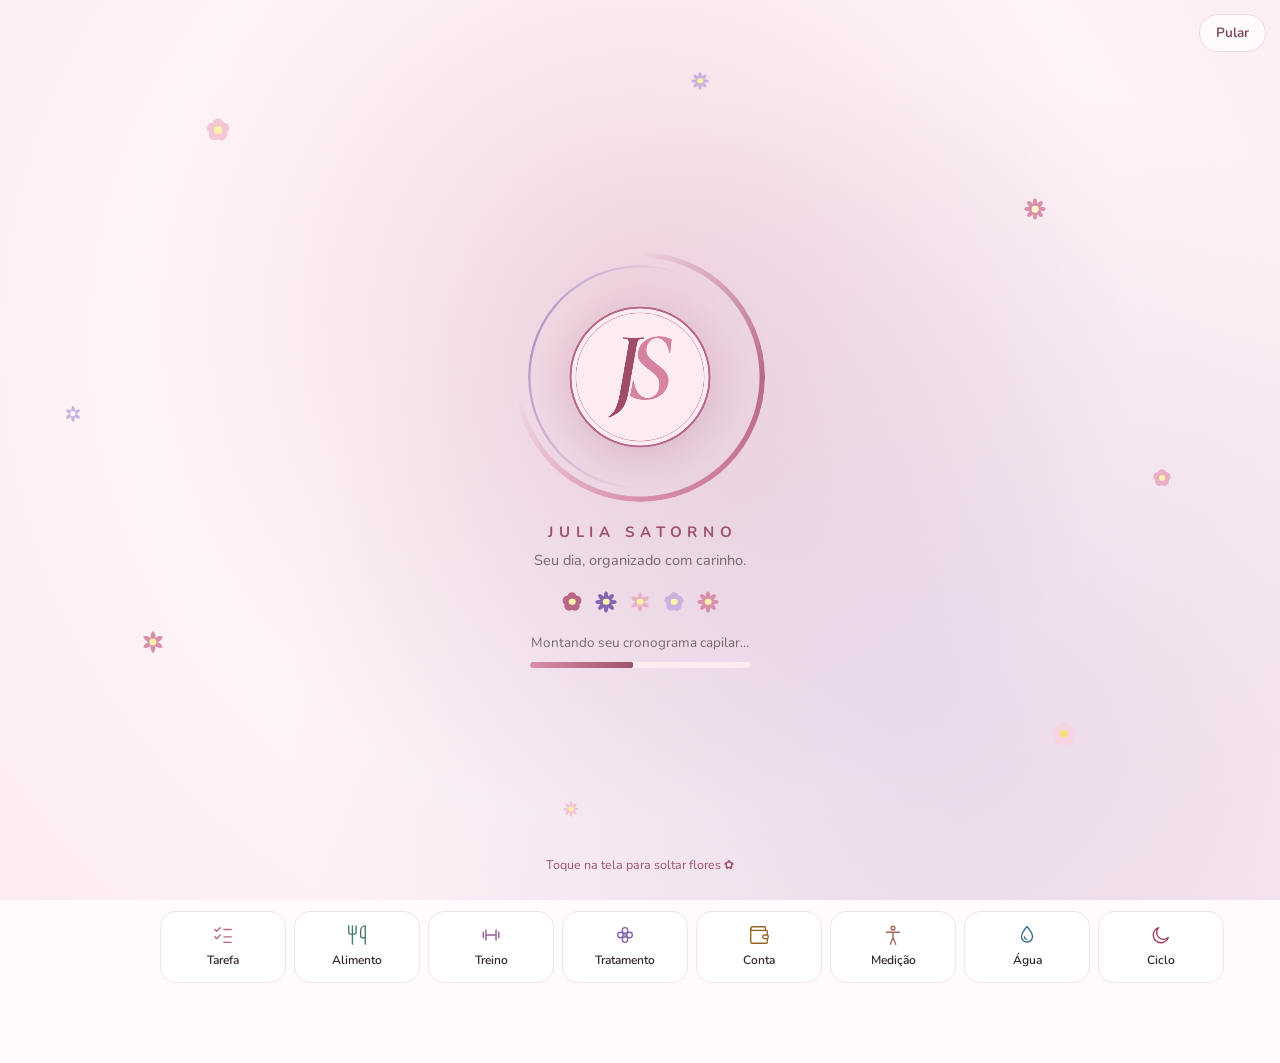
<file: index.html>
<!doctype html>
<html lang="pt-BR">
<head>
  <meta charset="utf-8">
  <meta name="viewport" content="width=device-width, initial-scale=1, viewport-fit=cover, shrink-to-fit=no">
  <title>J.S.</title>
  <meta name="description" content="J.S. — rotina, treino, alimentação, cronograma capilar, corpo e finanças da Julia Satorno.">
  <meta name="theme-color" content="#FFF7FA" media="(prefers-color-scheme: light)">
  <meta name="theme-color" content="#20151B" media="(prefers-color-scheme: dark)">
  <meta name="color-scheme" content="light dark">
  <script>
    // Decide antes da primeira pintura se a intro aparece (evita "piscar" quando está desligada).
    // Também decide se as animações ficam reduzidas (preferência do sistema, a menos que a usuária force).
    (function (h) {
      var d = {};
      try { d = JSON.parse(localStorage.getItem('js-app-dados') || '{}') || {}; } catch (e) { /* sem dados */ }
      var s = d.settings || {};
      // Para onde o app abre. Com treino em andamento: direto na execução, sem a intro.
      // Sem treino em andamento: como sempre (intro + Início), a menos que a usuária escolha o Treino.
      // settings.openWorkout: 'auto' (padrão: Início) | 'dias' (Treino nos dias de treino) | 'sempre' (Treino).
      // ('nunca', de versões antigas, vale como 'auto'.)
      window.JS_OPEN = function (d, now) {
        if (!d || typeof d !== 'object') return null;
        var st = d.settings || {}, mode = st.openWorkout || 'auto';
        var ses = d.workoutSessions || [];
        var p = function (n) { return (n < 10 ? '0' : '') + n; };
        var key = now.getFullYear() + '-' + p(now.getMonth() + 1) + '-' + p(now.getDate());
        // Treino em andamento: abre nele se for de hoje ou se teve série nas últimas 6 horas
        // (conta a partir da última série, não só do início do treino).
        var lastAct = function (x) {
          var t = new Date(x.startedAt).getTime() || 0;
          (x.items || []).forEach(function (it) { (it && it.sets || []).forEach(function (st) { var a = new Date(st && st.at).getTime(); if (a > t) t = a; }); });
          return t;
        };
        for (var i = 0; i < ses.length; i++) {
          if (ses[i] && ses[i].status === 'active' && (ses[i].date === key || now - lastAct(ses[i]) < 6 * 3600000)) return 'sessao';
        }
        if (mode !== 'dias' && mode !== 'sempre') return null;
        var plans = d.workoutPlans || [];
        if (!plans.length) return null;
        if (mode === 'sempre') return 'treino';
        var w = d.workout || {}, id = (w.overrides && w.overrides[key]) || (w.week && w.week[now.getDay()]);
        if (!id || id === 'rest' || !plans.some(function (x) { return x && x.id === id; })) return null;
        return ses.some(function (x) { return x && x.date === key && x.status === 'done'; }) ? null : 'treino';
      };
      var asked = (location.hash || '').replace(/^#\/?/, '');
      var auto = window.JS_OPEN(d, new Date()), nav = '';
      try { nav = ((performance.getEntriesByType('navigation') || [])[0] || {}).type || ''; } catch (e) { /* navegador antigo */ }
      // #/registro (atalho "Registro rápido" do ícone): abre a telinha, também sem a intro.
      // Com treino em andamento, abrir o app sempre leva para ele, mesmo que o endereço guardado
      // no ícone tenha outra aba (ex.: #/inicio). Só recarregar a página mantém a aba que estava aberta.
      var target = asked === 'registro' ? 'registro' : (auto === 'sessao' && nav !== 'reload') ? 'sessao' : asked ? null : auto;
      if (target && target !== 'registro') history.replaceState(null, '', '#/' + target);
      window.JS_OPENED_TARGET = target;
      // Abrindo direto no treino, pula a intro (é para ser rápido).
      if (s.intro !== false && !target) h.classList.add('intro-on');
      var sys = !!(window.matchMedia && matchMedia('(prefers-reduced-motion: reduce)').matches);
      if (sys && s.animations !== 'on') h.classList.add('reduce-motion');

      // Aparência, antes da primeira pintura (sem piscar): tema e paleta de cores.
      //  - settings.theme: 'auto' (padrão: segue o modo claro/escuro do celular) | 'light' | 'dark';
      //  - settings.palette: 'rose' (padrão) | 'lavanda' | 'pessego' | 'nude' | 'salvia' | 'nevoa' | 'cereja'
      //    | 'estacoes' (troca sozinha conforme a estação do ano, hemisfério sul);
      //  - settings.fontPreset: 'delicada' (padrão) | 'elegante' | 'manuscrita' | 'suave' (letra dos títulos);
      //  - settings.deco: 'off' desliga os detalhes florais (padrão: ligados).
      // No <html>: data-theme só quando a usuária força; data-palette só fora do rosé; data-font só fora da
      // Delicada; data-deco="off" só quando desligado (css/style.css e css/delicado.css).
      var THEME_COLORS = {
        rose: ['#FFF7FA', '#20151B'], lavanda: ['#FAF7FD', '#1A1621'], pessego: ['#FFF8F4', '#221915'], nude: ['#FBF8F6', '#1F1A18'],
        salvia: ['#F5FAF6', '#161F19'], nevoa: ['#F5F8FB', '#171E26'], cereja: ['#FFF5F6', '#22131A']
      };
      // Estação do ano no Brasil (hemisfério sul): primavera 22/9, verão 21/12, outono 20/3, inverno 21/6.
      window.JS_SEASON = function (now) {
        now = now || new Date();
        var md = (now.getMonth() + 1) * 100 + now.getDate();
        if (md >= 1221 || md < 320) return 'pessego';   // verão
        if (md < 621) return 'nude';                     // outono
        if (md < 922) return 'nevoa';                    // inverno
        return 'salvia';                                 // primavera
      };
      window.JS_THEME = function (theme, palette, animate) {
        var de = document.documentElement;
        theme = theme === 'dark' || theme === 'light' ? theme : 'auto';
        var chosen = palette === 'estacoes' ? 'estacoes' : THEME_COLORS[palette] ? palette : 'rose';
        palette = chosen === 'estacoes' ? window.JS_SEASON() : chosen;
        if (animate && window.requestAnimationFrame) {
          de.classList.add('theme-anim');
          clearTimeout(window.JS_THEME_T);
          window.JS_THEME_T = setTimeout(function () { de.classList.remove('theme-anim'); }, 450);
        }
        if (theme === 'auto') de.removeAttribute('data-theme'); else de.setAttribute('data-theme', theme);
        if (palette === 'rose') de.removeAttribute('data-palette'); else de.setAttribute('data-palette', palette);
        // Cor da barra do sistema: uma para o claro e outra para o escuro (no automático, o celular escolhe).
        var c = THEME_COLORS[palette], metas = document.querySelectorAll('meta[name="theme-color"]');
        for (var i = 0; i < metas.length; i++) {
          var forDark = (metas[i].getAttribute('media') || '').indexOf('dark') >= 0;
          metas[i].setAttribute('content', c[theme === 'auto' ? (forDark ? 1 : 0) : (theme === 'dark' ? 1 : 0)]);
        }
        var cs = document.querySelector('meta[name="color-scheme"]');
        if (cs) cs.setAttribute('content', theme === 'auto' ? 'light dark' : theme);
        var sysDark = !!(window.matchMedia && matchMedia('(prefers-color-scheme: dark)').matches);
        // palette = a paleta que está valendo; chosen = a que a usuária escolheu (pode ser "estacoes").
        window.JS_THEME_STATE = { theme: theme, palette: palette, chosen: chosen, dark: theme === 'dark' || (theme === 'auto' && sysDark) };
        return window.JS_THEME_STATE;
      };
      window.JS_THEME(s.theme, s.palette);
      // Letra dos títulos e detalhes florais.
      window.JS_STYLE = function (font, deco) {
        var de = document.documentElement;
        font = font === 'elegante' || font === 'manuscrita' || font === 'suave' ? font : 'delicada';
        deco = deco === 'off' ? 'off' : 'on';
        if (font === 'delicada') de.removeAttribute('data-font'); else de.setAttribute('data-font', font);
        if (deco === 'off') de.setAttribute('data-deco', 'off'); else de.removeAttribute('data-deco');
        window.JS_STYLE_STATE = { font: font, deco: deco };
        return window.JS_STYLE_STATE;
      };
      window.JS_STYLE(s.fontPreset, s.deco);
      // Celular mudou de claro para escuro (ou o contrário) com o app aberto, no automático.
      try {
        matchMedia('(prefers-color-scheme: dark)').addEventListener('change', function () {
          var st = window.JS_THEME_STATE || {};
          window.JS_THEME(st.theme, st.chosen || st.palette);
        });
      } catch (e) { /* navegador antigo */ }

      // Tamanho da tela. Todo o CSS é em rem; aqui se escolhe quanto vale 1rem (100% = 16px).
      //  - celular: 100%;
      //  - tablet (tela de toque grande): aumenta conforme o tamanho da tela, até 160%;
      //  - computador com tela larga: aumenta um pouco, até 135%;
      //  - navegador encolhendo a página (ex.: "site para computador" no tablet desenha a página com
      //    980 px numa tela menor): compensa, para tudo ficar do tamanho certo;
      //  - settings.uiScale: 'auto' (padrão) ou um número escolhido em Configurações (0.9, 1, 1.15...).
      window.JS_FIT = function (choice) {
        var de = document.documentElement;
        var mm = function (q) { return !!(window.matchMedia && matchMedia(q).matches); };
        var lw = de.clientWidth || window.innerWidth || 0, lh = window.innerHeight || de.clientHeight || 0;
        if (!lw || !lh) return 1;
        var touch = mm('(pointer: coarse)') || (navigator.maxTouchPoints > 0 && !mm('(pointer: fine)'));
        var sw = screen.width || 0, sh = screen.height || 0, screenW = lw > lh ? Math.max(sw, sh) : Math.min(sw, sh);
        var comp = touch && screenW > 200 && lw > screenW * 1.04 ? lw / screenW : 1;
        var W = lw / comp, short = Math.min(W, lh / comp), k = 1, manual = Number(choice);
        var isManual = !!(choice && choice !== 'auto' && manual > 0);
        if (isManual) {
          k = Math.min(manual, Math.max(1, W / 320)); // escolha da usuária: só não deixa a tela "menor que um celular"
        } else {
          if (short >= 560) k = touch ? Math.min(Math.max(short / 700, 1), 1.6) : W >= 1000 ? Math.min(Math.max(W / 1440, 1), 1.35) : 1;
          // Mantém o desenho da tela (celular / tablet / tela grande) coerente com a largura que sobra.
          var tier = lw >= 1000 ? 1000 : lw >= 700 ? 700 : lw >= 640 ? 640 : 320;
          k = Math.min(k, Math.max(1, W / tier));
        }
        var f = Math.round(k * comp * 1000) / 1000;
        de.style.fontSize = f === 1 ? '' : (f * 100).toFixed(1) + '%';
        window.JS_SCALE = { applied: f, scale: k, comp: comp, auto: !isManual };
        return f;
      };
      window.JS_FIT(s.uiScale);
      // Girou a tela ou mudou o tamanho da janela: recalcula.
      var fitTimer = null;
      window.addEventListener('resize', function () {
        clearTimeout(fitTimer);
        fitTimer = setTimeout(function () {
          var cur = {};
          try { cur = (JSON.parse(localStorage.getItem('js-app-dados') || '{}') || {}).settings || {}; } catch (e) { /* sem dados */ }
          window.JS_FIT(cur.uiScale);
        }, 100);
      });
    })(document.documentElement);
  </script>
  <meta name="mobile-web-app-capable" content="yes">
  <meta name="apple-mobile-web-app-capable" content="yes">
  <meta name="apple-mobile-web-app-title" content="J.S.">
  <meta name="apple-mobile-web-app-status-bar-style" content="default">
  <link rel="manifest" href="manifest.webmanifest">
  <link rel="icon" href="icons/favicon.svg" type="image/svg+xml">
  <link rel="icon" href="icons/icon-192.png" type="image/png" sizes="192x192">
  <link rel="apple-touch-icon" href="icons/apple-touch-icon.png">
  <link rel="stylesheet" href="css/style.css">
  <link rel="stylesheet" href="css/v2.css">
  <link rel="stylesheet" href="css/v26.css">
  <link rel="stylesheet" href="css/treino28.css">
  <link rel="stylesheet" href="css/jardim.css">
  <link rel="stylesheet" href="css/planejador.css">
  <link rel="stylesheet" href="css/ferramentas.css">
  <link rel="stylesheet" href="css/dados.css">
  <link rel="stylesheet" href="css/bemestar.css">
  <link rel="stylesheet" href="css/delicado.css">
</head>
<body>
  <!--logo:inicio--><svg width="0" height="0" style="position:absolute" aria-hidden="true" focusable="false"><defs><path id="js-j" transform="translate(256 256) scale(0.9305) translate(-264.07 -280.22)" pathLength="1" d="M178.75 392.11L178.75 392.11Q178.21 392.38 177.40 391.03Q176.59 389.68 177.13 389.14L177.13 389.14Q189.82 381.58 196.84 366.46Q203.86 351.34 207.91 329.20L207.91 329.20L231.94 193.12Q234.10 181.51 231.26 178Q228.43 174.49 217.36 174.49L217.36 174.49Q216.55 174.49 216.55 172.87Q216.55 171.25 217.36 171.25L217.36 171.25Q223.30 171.25 230.59 171.66Q237.88 172.06 245.98 172.06L245.98 172.06Q255.43 172.06 262.72 171.66Q270.01 171.25 275.68 171.25L275.68 171.25Q276.49 171.25 276.49 172.87Q276.49 174.49 275.68 174.49L275.68 174.49Q268.12 174.49 264.07 176.11Q260.02 177.73 258.13 181.78Q256.24 185.83 254.89 193.66L254.89 193.66L232.21 321.91Q228.43 342.97 221.95 356.20Q215.47 369.43 205.07 377.53Q194.68 385.63 178.75 392.11Z"/><path id="js-s" transform="translate(256 256) scale(0.9305) translate(-264.07 -280.22)" pathLength="1" d="M277.99 343.24L277.99 343.24Q268.53 343.24 258.95 341.21Q249.36 339.19 238.83 334.06L238.83 334.06Q237.75 333.25 237.21 332.04Q236.67 330.82 237.21 328.93L237.21 328.93L244.23 291.67Q244.23 290.32 245.72 290.32Q247.20 290.32 247.20 291.67L247.20 291.67Q249.63 305.98 254.49 316.24Q259.36 326.50 266.91 332.04Q274.47 337.57 285.00 337.57L285.00 337.57Q292.83 337.57 299.45 334.19Q306.06 330.82 310.65 324.48Q315.25 318.13 316.59 308.41L316.59 308.41Q318.75 296.53 314.84 287.89Q310.92 279.25 303.63 272.37Q296.34 265.48 287.97 259.54L287.97 259.54Q279.61 253.33 272.04 246.58Q264.49 239.83 260.57 231.06Q256.65 222.28 258.81 210.13L258.81 210.13Q261.78 195.82 270.69 186.64Q279.61 177.46 291.89 172.87Q304.17 168.28 317.13 168.28L317.13 168.28Q324.15 168.28 331.99 169.76Q339.81 171.25 347.91 174.76L347.91 174.76Q351.69 176.65 351.15 179.35L351.15 179.35L347.38 212.56Q347.11 213.64 345.75 213.64Q344.40 213.64 344.13 212.56L344.13 212.56Q342.25 201.22 337.79 192.44Q333.33 183.67 326.72 178.54Q320.11 173.41 310.92 173.41L310.92 173.41Q302.01 173.41 296.07 177.46Q290.13 181.51 286.76 187.58Q283.38 193.66 282.31 199.60L282.31 199.60Q280.41 210.40 284.19 218.09Q287.97 225.79 295.13 232Q302.28 238.21 310.12 244.42L310.12 244.42Q319.02 250.90 327.13 258.19Q335.23 265.48 339.68 274.93Q344.13 284.38 341.98 297.07L341.98 297.07Q339.54 309.76 331.44 320.29Q323.34 330.82 309.98 337.03Q296.62 343.24 277.99 343.24Z"/><path id="js-word" d="M-2.30 19.30L-2.30 19.30Q-2.50 19.40-2.80 18.90Q-3.10 18.40-2.90 18.20L-2.90 18.20Q1.80 15.40 4.40 9.80Q7 4.20 8.50-4L8.50-4L17.40-54.40Q18.20-58.70 17.15-60Q16.10-61.30 12-61.30L12-61.30Q11.70-61.30 11.70-61.90Q11.70-62.50 12-62.50L12-62.50Q14.20-62.50 16.90-62.35Q19.60-62.20 22.60-62.20L22.60-62.20Q26.10-62.20 28.80-62.35Q31.50-62.50 33.60-62.50L33.60-62.50Q33.90-62.50 33.90-61.90Q33.90-61.30 33.60-61.30L33.60-61.30Q30.80-61.30 29.30-60.70Q27.80-60.10 27.10-58.60Q26.40-57.10 25.90-54.20L25.90-54.20L17.50-6.70Q16.10 1.10 13.70 6Q11.30 10.90 7.45 13.90Q3.60 16.90-2.30 19.30ZM37.80 0.90L37.80 0.90Q35.50 0.90 34.05-0.50Q32.60-1.90 32.60-4.30L32.60-4.30Q32.60-6.60 34-7.95Q35.40-9.30 37.80-9.30L37.80-9.30Q40.20-9.30 41.55-7.95Q42.90-6.60 42.90-4.30L42.90-4.30Q42.90 0.90 37.80 0.90ZM69.70 1.20L69.70 1.20Q66.20 1.20 62.65 0.45Q59.10-0.30 55.20-2.20L55.20-2.20Q54.80-2.50 54.60-2.95Q54.40-3.40 54.60-4.10L54.60-4.10L57.20-17.90Q57.20-18.40 57.75-18.40Q58.30-18.40 58.30-17.90L58.30-17.90Q59.20-12.60 61.00-8.80Q62.80-5 65.60-2.95Q68.40-0.90 72.30-0.90L72.30-0.90Q75.20-0.90 77.65-2.15Q80.10-3.40 81.80-5.75Q83.50-8.10 84-11.70L84-11.70Q84.80-16.10 83.35-19.30Q81.90-22.50 79.20-25.05Q76.50-27.60 73.40-29.80L73.40-29.80Q70.30-32.10 67.50-34.60Q64.70-37.10 63.25-40.35Q61.80-43.60 62.60-48.10L62.60-48.10Q63.70-53.40 67-56.80Q70.30-60.20 74.85-61.90Q79.40-63.60 84.20-63.60L84.20-63.60Q86.80-63.60 89.70-63.05Q92.60-62.50 95.60-61.20L95.60-61.20Q97-60.50 96.80-59.50L96.80-59.50L95.40-47.20Q95.30-46.80 94.80-46.80Q94.30-46.80 94.20-47.20L94.20-47.20Q93.50-51.40 91.85-54.65Q90.20-57.90 87.75-59.80Q85.30-61.70 81.90-61.70L81.90-61.70Q78.60-61.70 76.40-60.20Q74.20-58.70 72.95-56.45Q71.70-54.20 71.30-52L71.30-52Q70.60-48 72-45.15Q73.40-42.30 76.05-40Q78.70-37.70 81.60-35.40L81.60-35.40Q84.90-33 87.90-30.30Q90.90-27.60 92.55-24.10Q94.20-20.60 93.40-15.90L93.40-15.90Q92.50-11.20 89.50-7.30Q86.50-3.40 81.55-1.10Q76.60 1.20 69.70 1.20ZM104.90 0.90L104.90 0.90Q102.60 0.90 101.15-0.50Q99.70-1.90 99.70-4.30L99.70-4.30Q99.70-6.60 101.10-7.95Q102.50-9.30 104.90-9.30L104.90-9.30Q107.30-9.30 108.65-7.95Q110-6.60 110-4.30L110-4.30Q110 0.90 104.90 0.90Z"/></defs></svg><!--logo:fim-->

  <!-- Intro animada (js/intro.js). Fica visível só com a classe "intro-on" no <html>. -->
  <div id="intro" class="intro" aria-hidden="true">
    <div class="intro-glow g1"></div>
    <div class="intro-glow g2"></div>
    <div class="intro-petals">
      <i class="flw f1" style="--t:13%;--l:16%;--s:26px;--c:#F3C6D6;--d:3.6s;--dl:0s"></i>
      <i class="flw f2" style="--t:22%;--l:80%;--s:22px;--c:#D98EAA;--cc:#FFF6C9;--d:4.1s;--dl:.5s"></i>
      <i class="flw f3" style="--t:70%;--l:11%;--s:24px;--c:#D98EAA;--d:3.3s;--dl:.9s"></i>
      <i class="flw f1" style="--t:80%;--l:82%;--s:28px;--c:#F5D5E1;--cc:#F9E07F;--d:3.9s;--dl:.3s"></i>
      <i class="flw f2" style="--t:8%;--l:54%;--s:18px;--c:#C9B3DE;--d:4.4s;--dl:.7s"></i>
      <i class="flw f3" style="--t:45%;--l:5%;--s:18px;--c:#C9B3DE;--cc:#FFFFFF;--d:3.7s;--dl:1.1s"></i>
      <i class="flw f1" style="--t:52%;--l:90%;--s:20px;--c:#E9AFC4;--d:4.2s;--dl:.2s"></i>
      <i class="flw f2" style="--t:89%;--l:44%;--s:16px;--c:#F3C6D6;--d:3.5s;--dl:.6s"></i>
    </div>
    <button type="button" class="intro-skip" tabindex="-1">Pular</button>
    <div class="intro-stage">
      <div class="intro-pop">
        <div class="intro-ring"></div>
        <div class="intro-ring r2"></div>
        <svg class="intro-logo" viewBox="0 0 512 512">
          <defs>
            <clipPath id="intro-clip"><circle cx="256" cy="256" r="163"/></clipPath>
            <linearGradient id="intro-shine-g" x1="0" x2="1" y1="0" y2="0">
              <stop offset="0" stop-color="#fff" stop-opacity="0"/>
              <stop offset=".5" stop-color="#fff" stop-opacity=".8"/>
              <stop offset="1" stop-color="#fff" stop-opacity="0"/>
            </linearGradient>
          </defs>
          <!-- 1. disco rosa surge  2. anéis se desenham  3. J e S são escritos e preenchidos
               4. brilho atravessa a logo  5. estrelinhas piscam -->
          <circle class="i-disc" cx="256" cy="256" r="176" fill="#FCEBF1"/>
          <circle class="i-ring" cx="256" cy="256" r="178" fill="none" stroke="#B96788" stroke-width="5" pathLength="1"/>
          <circle class="i-ring i-ring2" cx="256" cy="256" r="164" fill="none" stroke="#D98EAA" stroke-width="1.5" pathLength="1"/>
          <use class="i-letter i-j" href="#js-j" fill="#A0526D" stroke="#A0526D"/>
          <use class="i-letter i-s" href="#js-s" fill="#D98EAA" stroke="#C27391"/>
          <g clip-path="url(#intro-clip)"><g transform="skewX(-18)"><rect class="i-shine" x="-80" y="60" width="160" height="400" fill="url(#intro-shine-g)"/></g></g>
          <g fill="#B96788">
            <g transform="translate(404 108)"><path class="i-spark k1" d="M0-16C1.6-2.4 2.4-1.6 16 0 2.4 1.6 1.6 2.4 0 16-1.6 2.4-2.4 1.6-16 0-2.4-1.6-1.6-2.4 0-16Z"/></g>
            <g transform="translate(70 196) scale(.7)"><path class="i-spark k2" d="M0-16C1.6-2.4 2.4-1.6 16 0 2.4 1.6 1.6 2.4 0 16-1.6 2.4-2.4 1.6-16 0-2.4-1.6-1.6-2.4 0-16Z"/></g>
            <g transform="translate(432 372) scale(.85)"><path class="i-spark k3" d="M0-16C1.6-2.4 2.4-1.6 16 0 2.4 1.6 1.6 2.4 0 16-1.6 2.4-2.4 1.6-16 0-2.4-1.6-1.6-2.4 0-16Z"/></g>
          </g>
        </svg>
      </div>
    </div>
    <div class="intro-text">
      <span class="intro-kicker">Julia Satorno</span>
      <span class="intro-tag">Seu dia, organizado com carinho.</span>
    </div>
    <div class="intro-mods" aria-hidden="true"><i class="flw f1"></i><i class="flw f2"></i><i class="flw f3"></i><i class="flw f1"></i><i class="flw f2"></i></div>
    <div class="intro-status">
      <span class="intro-msg">Organizando sua rotina…</span>
      <div class="intro-bar"><span></span></div>
    </div>
    <p class="intro-hint">Toque na tela para soltar flores ✿</p>
  </div>

  <header class="topbar">
    <div class="topbar-inner">
      <a class="brand" href="#/inicio" aria-label="J.S. — início">
        <svg class="brand-mark" viewBox="0 0 512 512" aria-hidden="true">
          <rect width="512" height="512" rx="120" fill="#FCEBF1"/>
          <circle cx="256" cy="256" r="178" fill="none" stroke="#B96788" stroke-width="13"/>
          <use href="#js-j" fill="#A0526D" style="mix-blend-mode:multiply"/>
          <use href="#js-s" fill="#D98EAA" style="mix-blend-mode:multiply"/>
        </svg>
        <svg class="brand-word" viewBox="-4.0 -64.6 115.0 84.9" aria-hidden="true"><use href="#js-word" fill="currentColor"/></svg>
      </a>
      <nav class="top-actions" aria-label="Atalhos">
        <button type="button" class="icon-btn" data-action="search" aria-label="Buscar no J.S." title="Buscar">
          <svg width="22" height="22" viewBox="0 0 24 24" fill="none" stroke="currentColor" stroke-width="2" stroke-linecap="round" stroke-linejoin="round" aria-hidden="true"><circle cx="11" cy="11" r="7"/><path d="m21 21-4.3-4.3"/></svg>
        </button>
        <a href="#/agenda" class="icon-btn" data-route-link="agenda" aria-label="Agenda" title="Agenda">
          <svg width="22" height="22" viewBox="0 0 24 24" fill="none" stroke="currentColor" stroke-width="2" stroke-linecap="round" stroke-linejoin="round" aria-hidden="true"><rect x="3" y="4" width="18" height="18" rx="2"/><path d="M16 2v4M8 2v4M3 10h18"/></svg>
        </a>
        <a href="#/config" class="icon-btn" data-route-link="config" aria-label="Configurações" title="Configurações">
          <svg width="22" height="22" viewBox="0 0 24 24" fill="none" stroke="currentColor" stroke-width="2" stroke-linecap="round" stroke-linejoin="round" aria-hidden="true"><path d="M4 21v-7M4 10V3M12 21v-9M12 8V3M20 21v-5M20 12V3M1 14h6M9 8h6M17 16h6"/></svg>
        </a>
      </nav>
    </div>
  </header>

  <main id="main" class="content" tabindex="-1">
    <noscript><p class="card">O J.S. precisa do JavaScript ativado para funcionar.</p></noscript>
  </main>

  <button type="button" id="fab" class="fab" hidden aria-label="Adicionar">
    <svg width="26" height="26" viewBox="0 0 24 24" fill="none" stroke="currentColor" stroke-width="2.4" stroke-linecap="round" aria-hidden="true"><path d="M12 5v14M5 12h14"/></svg>
  </button>

  <nav class="tabbar" aria-label="Navegação principal">
    <div class="tabbar-inner">
      <a href="#/inicio" data-route-link="inicio">
        <svg width="22" height="22" viewBox="0 0 24 24" fill="none" stroke="currentColor" stroke-width="2" stroke-linecap="round" stroke-linejoin="round" aria-hidden="true"><path d="M3 10.5 12 3l9 7.5"/><path d="M5 9.5V21h14V9.5"/><path d="M10 21v-6h4v6"/></svg>
        <span>Início</span>
      </a>
      <a href="#/rotina" data-route-link="rotina">
        <svg width="22" height="22" viewBox="0 0 24 24" fill="none" stroke="currentColor" stroke-width="2" stroke-linecap="round" stroke-linejoin="round" aria-hidden="true"><path d="m3 6 2 2 4-4"/><path d="m3 14 2 2 4-4"/><path d="M13 6h8"/><path d="M13 14h8"/><path d="M13 20h8"/></svg>
        <span>Rotina</span>
      </a>
      <a href="#/treino" data-route-link="treino">
        <svg width="22" height="22" viewBox="0 0 24 24" fill="none" stroke="currentColor" stroke-width="2" stroke-linecap="round" stroke-linejoin="round" aria-hidden="true"><path d="M6.5 6.5v11M17.5 6.5v11M3.5 9v6M20.5 9v6M6.5 12h11"/></svg>
        <span>Treino</span>
      </a>
      <a href="#/alimentacao" data-route-link="alimentacao">
        <svg width="22" height="22" viewBox="0 0 24 24" fill="none" stroke="currentColor" stroke-width="2" stroke-linecap="round" stroke-linejoin="round" aria-hidden="true"><path d="M3 2v7c0 1.1.9 2 2 2h4a2 2 0 0 0 2-2V2"/><path d="M7 2v20"/><path d="M21 15V2a5 5 0 0 0-5 5v6c0 1.1.9 2 2 2h3Zm0 0v7"/></svg>
        <span>Alimentação</span>
      </a>
      <a href="#/mais" data-route-link="mais" class="phone-only">
        <svg width="22" height="22" viewBox="0 0 24 24" fill="none" stroke="currentColor" stroke-width="2" stroke-linecap="round" stroke-linejoin="round" aria-hidden="true"><rect x="3" y="3" width="7" height="7" rx="1.5"/><rect x="14" y="3" width="7" height="7" rx="1.5"/><rect x="3" y="14" width="7" height="7" rx="1.5"/><rect x="14" y="14" width="7" height="7" rx="1.5"/></svg>
        <span>Mais</span>
      </a>
      <!-- Em tablet/computador, a barra vira lateral e mostra todos os módulos. -->
      <a href="#/autocuidado" data-route-link="autocuidado" class="rail-only">
        <svg width="22" height="22" viewBox="0 0 24 24" fill="none" stroke="currentColor" stroke-width="2" stroke-linecap="round" stroke-linejoin="round" aria-hidden="true"><circle cx="12" cy="7" r="3"/><circle cx="17" cy="12" r="3"/><circle cx="12" cy="17" r="3"/><circle cx="7" cy="12" r="3"/><circle cx="12" cy="12" r="1.5"/></svg>
        <span>Capilar</span>
      </a>
      <a href="#/financeiro" data-route-link="financeiro" class="rail-only">
        <svg width="22" height="22" viewBox="0 0 24 24" fill="none" stroke="currentColor" stroke-width="2" stroke-linecap="round" stroke-linejoin="round" aria-hidden="true"><path d="M19 7V4a1 1 0 0 0-1-1H5a2 2 0 0 0 0 4h15a1 1 0 0 1 1 1v4h-3a2 2 0 0 0 0 4h3a1 1 0 0 0 1-1v-2a1 1 0 0 0-1-1"/><path d="M3 5v14a2 2 0 0 0 2 2h15a1 1 0 0 0 1-1v-4"/></svg>
        <span>Financeiro</span>
      </a>
      <a href="#/ciclo" data-route-link="ciclo" class="rail-only">
        <svg width="22" height="22" viewBox="0 0 24 24" fill="none" stroke="currentColor" stroke-width="2" stroke-linecap="round" stroke-linejoin="round" aria-hidden="true"><path d="M20 14.6A8.4 8.4 0 1 1 9.4 4a6.7 6.7 0 0 0 10.6 10.6Z"/></svg>
        <span>Ciclo</span>
      </a>
      <a href="#/corpo" data-route-link="corpo" class="rail-only">
        <svg width="22" height="22" viewBox="0 0 24 24" fill="none" stroke="currentColor" stroke-width="2" stroke-linecap="round" stroke-linejoin="round" aria-hidden="true"><circle cx="12" cy="4.5" r="2"/><path d="M5 9h14M12 9v6M9 22l3-7 3 7"/></svg>
        <span>Corpo</span>
      </a>
      <a href="#/graficos" data-route-link="graficos" class="rail-only">
        <svg width="22" height="22" viewBox="0 0 24 24" fill="none" stroke="currentColor" stroke-width="2" stroke-linecap="round" stroke-linejoin="round" aria-hidden="true"><path d="M3 3v18h18"/><path d="m7 15 4-4 3 3 5-6"/></svg>
        <span>Gráficos</span>
      </a>
    </div>
  </nav>

  <dialog id="sheet" class="sheet" aria-label="Formulário"></dialog>
  <dialog id="confirm" class="confirm" aria-label="Confirmação"></dialog>
  <div id="toast" class="toast" role="status" aria-live="polite" popover="manual"></div>

  <script src="js/intro.js" defer></script>
  <script src="js/core.js" defer></script>
  <script src="js/regras.js" defer></script>
  <script src="js/dados/exercicios.js" defer></script>
  <script src="js/exanim.js" defer></script>
  <script src="js/dados/animacoes.js" defer></script>
  <script src="js/dados/treinos.js" defer></script>
  <script src="js/dados/alimentos.js" defer></script>
  <script src="js/dados/cardapios.js" defer></script>
  <script src="js/regras-treino.js" defer></script>
  <script src="js/regras-corpo.js" defer></script>
  <script src="js/regras-nutricao.js" defer></script>
  <script src="js/regras-ciclo.js" defer></script>
  <script src="js/regras-bemestar.js" defer></script>
  <script src="js/regras-planejador.js" defer></script>
  <script src="js/falar.js" defer></script>
  <script src="js/pdf.js" defer></script>
  <script src="js/ics.js" defer></script>
  <script src="js/slots.js" defer></script>
  <script src="js/toque.js" defer></script>
  <script src="js/ui.js" defer></script>
  <script src="js/anim.js" defer></script>
  <script src="js/graficos.js" defer></script>
  <script src="js/store.js" defer></script>
  <script src="js/fotos.js" defer></script>
  <script src="js/transferencia.js" defer></script>
  <script src="js/notify.js" defer></script>
  <script src="js/config.js" defer></script>
  <script src="js/push.js" defer></script>
  <script src="js/telas/rotina.js" defer></script>
  <script src="js/telas/autocuidado.js" defer></script>
  <script src="js/telas/alimentacao.js" defer></script>
  <script src="js/telas/financeiro.js" defer></script>
  <script src="js/telas/treino.js" defer></script>
  <script src="js/telas/sessao.js" defer></script>
  <script src="js/telas/corpo.js" defer></script>
  <script src="js/telas/ciclo.js" defer></script>
  <script src="js/telas/busca.js" defer></script>
  <script src="js/cartoes.js" defer></script>
  <script src="js/jardim.js" defer></script>
  <script src="js/barras.js" defer></script>
  <script src="js/relatorio.js" defer></script>
  <script src="js/backup-auto.js" defer></script>
  <script src="js/versoes.js" defer></script>
  <script src="js/telas/bemestar.js" defer></script>
  <script src="js/telas/planejador.js" defer></script>
  <script src="js/telas/resumo.js" defer></script>
  <script src="js/telas/graficos.js" defer></script>
  <script src="js/telas/mais.js" defer></script>
  <script src="js/registro.js" defer></script>
  <script src="js/telas/inicio.js" defer></script>
  <script src="js/telas/agenda.js" defer></script>
  <script src="js/telas/config.js" defer></script>
  <script src="js/app.js" defer></script>
</body>
</html>
</file>
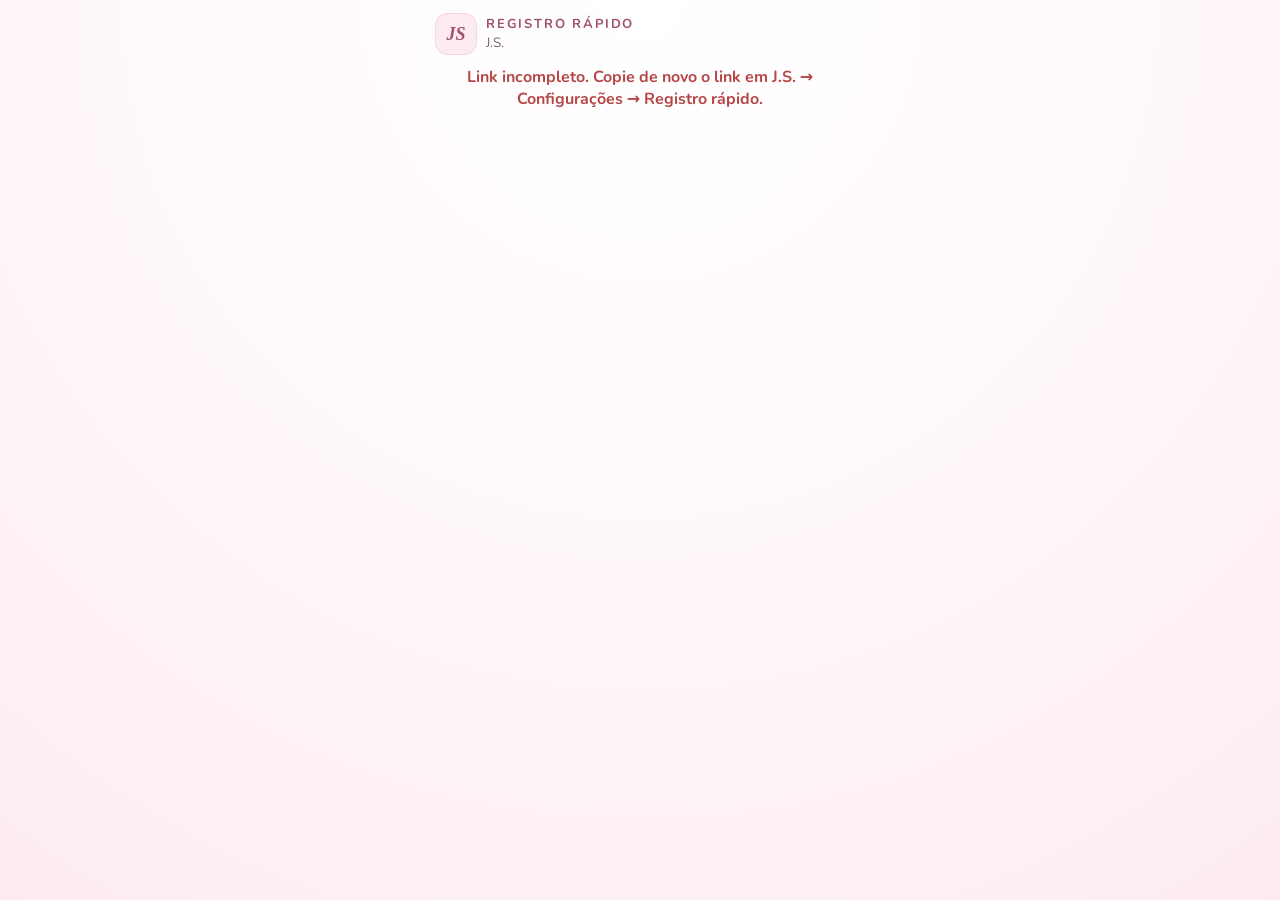
<file: rapido.html>
<!doctype html>
<html lang="pt-BR">
<head>
  <meta charset="utf-8">
  <meta name="viewport" content="width=device-width, initial-scale=1, viewport-fit=cover">
  <title>Registro rápido • J.S.</title>
  <meta name="theme-color" content="#FFF7FA" media="(prefers-color-scheme: light)">
  <meta name="theme-color" content="#20151B" media="(prefers-color-scheme: dark)">
  <meta name="color-scheme" content="light dark">
  <meta name="robots" content="noindex">
  <link rel="icon" href="icons/favicon.svg" type="image/svg+xml">
  <!--
    J.S. — página do Registro rápido aberta pelo atalho do iPhone (Ajustes → Acessibilidade → Toque →
    Tocar Atrás → Toque Duplo → atalho "Registrar treino no J.S." → Abrir URLs).
    O Safari não enxerga os dados do app instalado, então esta página lê o exercício atual e salva as
    séries no servidor do J.S.; o app importa as séries quando abre. O link pessoal fica depois do "#"
    (d = aparelho, k = chave) e não é enviado ao GitHub.
  -->
  <style>
    :root { --rose50: #FFF7FA; --rose100: #FCEBF1; --rose200: #F5D5E1; --rose400: #D98EAA; --rose600: #B96788; --rose700: #A0526D; --rose800: #78465A;
      --text: #30262B; --muted: #75676F; --border: #F0E3E8; --ok: #357C53; --bad: #B54747;
      --surface: #FFFFFF; --accent: #A0526D; --on-accent: #FFFFFF; --glow: rgba(160,82,109,.3); --shadow-c: rgba(120,70,90,.07);
      --arrow: url("data:image/svg+xml,%3Csvg xmlns='http://www.w3.org/2000/svg' width='16' height='16' viewBox='0 0 24 24' fill='none' stroke='%2378465A' stroke-width='2.4' stroke-linecap='round'%3E%3Cpath d='m6 9 6 6 6-6'/%3E%3C/svg%3E"); }
    /* Esta página abre no Safari (atalho do iPhone) e não enxerga as escolhas do app: segue o modo escuro do iPhone. */
    @media (prefers-color-scheme: dark) {
      :root { --rose50: #2E1F27; --rose100: #3D2631; --rose200: #5A3848; --rose400: #B77490; --rose600: #E39AB7; --rose700: #F0B3CA; --rose800: #F7CFDD;
        --text: #F6E9EF; --muted: #C3AEB8; --border: #45313B; --ok: #7FCB9C; --bad: #F29A9A;
        --surface: #2A1C23; --accent: #E49BB8; --on-accent: #2A1420; --glow: rgba(0,0,0,.35); --shadow-c: rgba(0,0,0,.25);
        --arrow: url("data:image/svg+xml,%3Csvg xmlns='http://www.w3.org/2000/svg' width='16' height='16' viewBox='0 0 24 24' fill='none' stroke='%23C3AEB8' stroke-width='2.4' stroke-linecap='round'%3E%3Cpath d='m6 9 6 6 6-6'/%3E%3C/svg%3E"); }
    }
    @font-face { font-family: 'Nunito'; font-style: normal; font-weight: 400 800; font-display: swap; src: url(fonts/nunito-latin.woff2) format('woff2'); }
    * { box-sizing: border-box; }
    body { margin: 0; font: 16px/1.4 'Nunito', system-ui, -apple-system, "Segoe UI", Roboto, sans-serif; color: var(--text);
      background: radial-gradient(circle at 50% 0%, var(--surface) 0%, var(--rose50) 55%, var(--rose100) 100%); min-height: 100vh; min-height: 100dvh; }
    main { max-width: 440px; margin: 0 auto; padding: calc(14px + env(safe-area-inset-top, 0px)) 16px calc(20px + env(safe-area-inset-bottom, 0px)); }
    header { display: flex; align-items: center; gap: 10px; margin-bottom: 12px; }
    .logo { width: 40px; height: 40px; border-radius: 12px; background: var(--rose100); display: grid; place-items: center; font: italic 700 18px Georgia, serif; color: var(--rose700); box-shadow: 0 0 0 1px var(--rose200); }
    h1 { font-size: 13px; letter-spacing: .14em; text-transform: uppercase; color: var(--rose700); margin: 0; }
    .sub { color: var(--muted); font-size: 13.5px; margin: 0; }
    .card { background: var(--surface); border: 1px solid var(--border); border-radius: 22px; padding: 16px; box-shadow: 0 2px 6px var(--shadow-c), 0 10px 30px var(--shadow-c); }
    label.ex { display: block; font-size: 12px; font-weight: 700; color: var(--muted); text-transform: uppercase; letter-spacing: .05em; }
    select { width: 100%; margin: 6px 0 12px; font: 700 20px 'Nunito', system-ui, sans-serif; color: var(--text); padding: 10px 36px 10px 12px; border-radius: 14px; border: 1px solid var(--rose200);
      background: var(--surface) var(--arrow) no-repeat right 12px center; appearance: none; -webkit-appearance: none; }
    .row { background: var(--rose50); border-radius: 18px; padding: 10px; margin-bottom: 10px; text-align: center; }
    .row span { display: block; font-size: 12px; font-weight: 700; color: var(--muted); text-transform: uppercase; letter-spacing: .05em; margin-bottom: 2px; }
    .step { display: flex; align-items: center; gap: 8px; }
    .step button { width: 62px; height: 62px; flex: none; border: 0; border-radius: 18px; background: var(--surface); color: var(--rose700); font-size: 32px; font-weight: 700; box-shadow: 0 1px 4px var(--glow); touch-action: manipulation; }
    .step button:active { transform: scale(.92); }
    .val { flex: 1; display: flex; align-items: baseline; justify-content: center; gap: 4px; }
    .val input { width: 100%; max-width: 150px; border: 0; background: transparent; text-align: center; font: 800 44px 'Nunito', system-ui, sans-serif; color: var(--text); padding: 0; outline: none; }
    .val small { font-size: 15px; color: var(--muted); font-weight: 700; }
    .two { display: grid; grid-template-columns: 1fr 1fr; gap: 10px; }
    .two .step button { width: 44px; height: 52px; font-size: 26px; }
    .two .val input { font-size: 34px; }
    .chips { display: flex; justify-content: center; gap: 6px; margin-top: 8px; flex-wrap: wrap; }
    .chips button { border: 1px solid var(--rose200); background: var(--surface); color: var(--rose800); border-radius: 99px; padding: 6px 11px; font-weight: 600; font-size: 13.5px; }
    .save { width: 100%; min-height: 64px; border: 0; border-radius: 99px; background: var(--accent); color: var(--on-accent); font: 800 20px 'Nunito', system-ui, sans-serif; margin-top: 4px; box-shadow: 0 8px 20px var(--glow); }
    .save:disabled { opacity: .6; }
    .close { width: 100%; min-height: 46px; border: 0; background: none; color: var(--rose800); font-weight: 700; font-size: 16px; margin-top: 6px; }
    .msg { text-align: center; font-weight: 700; min-height: 24px; margin: 10px 0 0; }
    .msg.ok { color: var(--ok); } .msg.bad { color: var(--bad); }
    .msg.ok::before { content: "✓ "; }
    .info { font-size: 13px; color: var(--muted); text-align: center; margin: 10px 6px 0; }
    .recent { margin: 14px 2px 0; font-size: 13.5px; color: var(--muted); }
    .recent li { margin: 3px 0; }
    .pop { animation: pop .45s cubic-bezier(.34,1.56,.64,1); }
    @keyframes pop { from { transform: scale(.85); opacity: .4; } to { transform: none; opacity: 1; } }
    @media (prefers-reduced-motion: reduce) { .pop { animation: none; } }
    [hidden] { display: none !important; }
  </style>
</head>
<body>
<main>
  <header><div class="logo" aria-hidden="true">JS</div><div><h1>Registro rápido</h1><p class="sub" id="treino">Carregando…</p></div></header>
  <form class="card" id="f" hidden autocomplete="off">
    <label class="ex" for="ex">Exercício</label>
    <select id="ex" name="ex"></select>
    <div class="row"><span>Peso utilizado</span>
      <div class="step"><button type="button" data-q="peso" data-d="-1" aria-label="Diminuir o peso">−</button>
        <div class="val"><input id="peso" name="peso" inputmode="decimal" aria-label="Peso em kg"><small>kg</small></div>
        <button type="button" data-q="peso" data-d="1" aria-label="Aumentar o peso">+</button></div>
      <div class="chips"><button type="button" data-q="peso" data-v="-5">−5</button><button type="button" data-q="peso" data-v="-2.5">−2,5</button><button type="button" data-q="peso" data-v="2.5">+2,5</button><button type="button" data-q="peso" data-v="5">+5 kg</button></div>
    </div>
    <div class="two">
      <div class="row"><span>Repetições</span><div class="step"><button type="button" data-q="reps" data-d="-1" aria-label="Menos repetições">−</button>
        <div class="val"><input id="reps" name="reps" inputmode="numeric" aria-label="Repetições"></div>
        <button type="button" data-q="reps" data-d="1" aria-label="Mais repetições">+</button></div></div>
      <div class="row"><span>Série</span><div class="step"><button type="button" data-q="serie" data-d="-1" aria-label="Série anterior">−</button>
        <div class="val"><input id="serie" name="serie" inputmode="numeric" aria-label="Número da série"></div>
        <button type="button" data-q="serie" data-d="1" aria-label="Próxima série">+</button></div></div>
    </div>
    <button class="save" id="save" type="submit">Salvar série</button>
    <button class="close" id="close" type="button">Fechar</button>
    <p class="msg" id="msg" role="status" aria-live="polite"></p>
    <p class="info" id="info"></p>
    <ul class="recent" id="recent"></ul>
  </form>
  <p class="msg bad" id="err" hidden></p>
</main>
<script>
(function () {
  'use strict';
  var API = 'https://jmjenkgmicqbftzndvrl.supabase.co/functions/v1/js-push/';
  var p = new URLSearchParams((location.hash || '').slice(1)), d = p.get('d'), k = p.get('k');
  var $ = function (id) { return document.getElementById(id); };
  var passo = 1, ctx = {};
  function fmt(v) { return String(Math.round(v * 10) / 10).replace('.', ','); }
  function num(v) { var n = Number(String(v).replace(',', '.')); return isFinite(n) ? n : NaN; }
  function fail(t) { $('err').textContent = t; $('err').hidden = false; $('treino').textContent = 'J.S.'; }
  if (!d || !k) { fail('Link incompleto. Copie de novo o link em J.S. → Configurações → Registro rápido.'); return; }

  function load() {
    return fetch(API + 'quick?d=' + encodeURIComponent(d) + '&k=' + encodeURIComponent(k), { cache: 'no-store' })
      .then(function (r) { return r.json().then(function (j) { if (!r.ok) throw new Error(j.error || 'erro'); return j; }); });
  }
  function fill(j) {
    ctx = j.contexto || {};
    passo = ctx.passo || 1;
    $('treino').textContent = (ctx.treino || 'Treino') + (ctx.ativo ? ' • em andamento' : ' • começa ao abrir o J.S.');
    var ex = $('ex'); ex.innerHTML = '';
    var ops = (ctx.opcoes && ctx.opcoes.length ? ctx.opcoes : [{ id: ctx.exercicioId || '', nome: ctx.exercicio || 'Exercício atual' }]);
    ops.forEach(function (o) { var op = document.createElement('option'); op.value = o.id; op.textContent = o.nome; if (o.id === ctx.exercicioId) op.selected = true; ex.appendChild(op); });
    $('peso').value = ctx.peso != null ? fmt(ctx.peso) : '';
    $('reps').value = ctx.reps != null ? ctx.reps : 10;
    $('serie').value = ctx.serie || 1;
    document.querySelectorAll('[data-q="peso"][data-d]').forEach(function (b) { b.dataset.d = (Number(b.dataset.d) < 0 ? -1 : 1) * passo; });
    $('info').textContent = ctx.series ? 'Meta: ' + ctx.series + ' séries neste exercício.' : '';
    var rec = $('recent'); rec.innerHTML = '';
    (j.recentes || []).forEach(function (r) {
      var li = document.createElement('li');
      li.textContent = (r.exercise_name || 'Exercício') + ': ' + fmt(Number(r.load)) + ' kg × ' + r.reps + (r.serie ? ' (série ' + r.serie + ')' : '') + ' — aguardando o J.S. abrir';
      rec.appendChild(li);
    });
    $('f').hidden = false;
  }
  load().then(fill).catch(function (e) {
    fail(navigator.onLine === false ? 'Sem internet. Conecte e abra o atalho de novo.' : 'Não foi possível abrir o registro (' + e.message + '). Confira o link em J.S. → Configurações.');
  });

  document.querySelectorAll('[data-q]').forEach(function (b) {
    b.addEventListener('click', function () {
      var inp = $(b.dataset.q), cur = num(inp.value) || 0, delta = b.dataset.v != null ? Number(b.dataset.v) : Number(b.dataset.d);
      var v = Math.max(b.dataset.q === 'serie' ? 1 : 0, Math.round((cur + delta) * 10) / 10);
      inp.value = b.dataset.q === 'peso' ? fmt(v) : String(Math.round(v));
    });
  });
  $('ex').addEventListener('change', function () {
    var same = $('ex').value === ctx.exercicioId;
    $('serie').value = same ? (ctx.serie || 1) : 1;
  });
  $('close').addEventListener('click', function () {
    // O Safari só fecha abas abertas por script; senão, volta para a tela anterior.
    window.close();
    setTimeout(function () { if (history.length > 1) history.back(); else $('msg').textContent = 'Pode fechar esta aba.'; }, 150);
  });
  $('f').addEventListener('submit', function (e) {
    e.preventDefault();
    var peso = num($('peso').value), reps = num($('reps').value), serie = num($('serie').value);
    var m = $('msg');
    if (!(peso >= 0 && peso <= 999)) { m.className = 'msg bad'; m.textContent = 'Informe o peso.'; return; }
    if (!(reps >= 0 && reps <= 999)) { m.className = 'msg bad'; m.textContent = 'Informe as repetições.'; return; }
    var exSel = $('ex'), exName = exSel.options[exSel.selectedIndex] ? exSel.options[exSel.selectedIndex].textContent : '';
    $('save').disabled = true;
    fetch(API + 'quick-add', { method: 'POST', headers: { 'Content-Type': 'application/json' },
      body: JSON.stringify({ d: d, k: k, peso: peso, reps: reps, serie: serie >= 1 ? serie : null, ex: exSel.value, exName: exName }) })
      .then(function (r) { return r.json().then(function (j) { if (!r.ok) throw new Error(j.error || 'erro'); return j; }); })
      .then(function (j) {
        m.className = 'msg ok'; m.textContent = j.mensagem + '. O J.S. registra quando abrir.';
        m.classList.remove('pop'); void m.offsetWidth; m.classList.add('pop');
        if (navigator.vibrate) navigator.vibrate(40);
        ctx.exercicioId = exSel.value; ctx.serie = (serie >= 1 ? serie : (ctx.serie || 1)) + 1;
        $('serie').value = ctx.serie; // pronto para a próxima série
        $('save').disabled = false; // libera já: a lista de recentes atualiza em segundo plano
        load().then(function (jj) { var rec = jj.recentes || []; var ul = $('recent'); ul.innerHTML = '';
          rec.forEach(function (r) { var li = document.createElement('li'); li.textContent = (r.exercise_name || 'Exercício') + ': ' + fmt(Number(r.load)) + ' kg × ' + r.reps + (r.serie ? ' (série ' + r.serie + ')' : '') + ' — aguardando o J.S. abrir'; ul.appendChild(li); }); });
      })
      .catch(function (e2) { m.className = 'msg bad'; m.textContent = navigator.onLine === false ? 'Sem internet: a série não foi salva. Tente de novo.' : 'Não salvou (' + e2.message + '). Tente de novo.'; })
      .then(function () { $('save').disabled = false; });
  });
})();
</script>
</body>
</html>
</file>
<file: css/style.css>
/* J.S. — visual delicado: rosé, lavanda, pêssego ou nude, no claro ou no escuro (ameixa).
   Todas as cores do app saem dos "tokens" abaixo; as telas nunca usam cor fixa.
   - Paleta: <html data-palette="lavanda|pessego|nude"> (sem atributo = rosé).
   - Tema: <html data-theme="dark|light"> só quando a usuária escolhe; em "Automático" fica sem
     atributo e vale o tema do celular (prefers-color-scheme).
   O <head> do index.html aplica os dois antes da primeira pintura (window.JS_THEME).
   Contraste: textos com pelo menos 4,5:1 (AA) sobre --surface nos dois temas. */

/* Fontes guardadas no app (funcionam sem internet). Licença: fonts/OFL.txt */
@font-face {
  font-family: 'Nunito'; font-style: normal; font-weight: 400 800; font-display: swap;
  src: url(../fonts/nunito-latin.woff2) format('woff2');
  unicode-range: U+0000-00FF, U+0131, U+0152-0153, U+02BB-02BC, U+02C6, U+02DA, U+02DC, U+0304, U+0308, U+0329, U+2000-206F, U+20AC, U+2122, U+2191, U+2193, U+2212, U+2215, U+FEFF, U+FFFD;
}
@font-face {
  font-family: 'Cormorant Garamond'; font-style: italic; font-weight: 500 700; font-display: swap;
  src: url(../fonts/cormorant-garamond-italic-latin.woff2) format('woff2');
  unicode-range: U+0000-00FF, U+0131, U+0152-0153, U+02BB-02BC, U+02C6, U+02DA, U+02DC, U+0304, U+0308, U+0329, U+2000-206F, U+20AC, U+2122, U+2191, U+2193, U+2212, U+2215, U+FEFF, U+FFFD;
}

/* ---------- 1. Paletas: valor claro (--l-*) e escuro (--d-*) de cada uma ---------- */
:root {
  /* Rosé (padrão) */
  --l-rose50: #FFF7FA; --l-rose100: #FCEBF1; --l-rose200: #F5D5E1; --l-rose300: #E9AFC4; --l-rose400: #D98EAA; --l-rose600: #B96788; --l-rose700: #A0526D; --l-rose800: #78465A;
  --l-bg: #FFFBFC; --l-text: #30262B; --l-muted: #75676F; --l-border: #F0E3E8; --l-topbar: rgba(255, 247, 250, .9);
  --l-accent: #A0526D; --l-grad: linear-gradient(135deg, #B05A7E 0%, #924668 100%);
  --l-glow: rgba(160, 82, 109, .24); --l-ring: rgba(185, 103, 136, .2); --l-bg-a: rgba(245, 213, 225, .55); --l-bg-b: rgba(226, 214, 243, .45);
  --l-glow1: rgba(217, 142, 170, .38); --l-glow2: rgba(143, 107, 179, .2);
  --d-rose50: #2E1F27; --d-rose100: #3D2631; --d-rose200: #5A3848; --d-rose300: #8A5068; --d-rose400: #B77490; --d-rose600: #E39AB7; --d-rose700: #F0B3CA; --d-rose800: #F7CFDD;
  --d-bg: #1E1419; --d-surface: #2A1C23; --d-text: #F6E9EF; --d-muted: #C3AEB8; --d-border: #45313B; --d-topbar: rgba(32, 21, 27, .9);
  --d-accent: #E49BB8; --d-on-accent: #2A1420; --d-grad: linear-gradient(135deg, #EDB1C8 0%, #D888AA 100%);
  --d-glow: rgba(228, 155, 184, .22); --d-ring: rgba(228, 155, 184, .28); --d-bg-a: rgba(120, 60, 88, .28); --d-bg-b: rgba(90, 64, 130, .2);
}
:root[data-palette="lavanda"] {
  --l-rose50: #FAF7FD; --l-rose100: #F1EBFA; --l-rose200: #E2D6F3; --l-rose300: #C9B6E8; --l-rose400: #AE95D6; --l-rose600: #8B6CBA; --l-rose700: #7457A3; --l-rose800: #5A4680;
  --l-bg: #FCFAFE; --l-text: #2D2733; --l-muted: #706878; --l-border: #ECE5F5; --l-topbar: rgba(250, 247, 253, .9);
  --l-accent: #7457A3; --l-grad: linear-gradient(135deg, #8466B0 0%, #6A4F98 100%);
  --l-glow: rgba(116, 87, 163, .24); --l-ring: rgba(139, 108, 186, .2); --l-bg-a: rgba(226, 214, 243, .6); --l-bg-b: rgba(245, 213, 225, .4);
  --l-glow1: rgba(174, 149, 214, .4); --l-glow2: rgba(217, 142, 170, .22);
  --d-rose50: #261F31; --d-rose100: #322841; --d-rose200: #4A3C61; --d-rose300: #6A5590; --d-rose400: #8F78B8; --d-rose600: #BCA6E6; --d-rose700: #CFBDF2; --d-rose800: #E2D6F8;
  --d-bg: #17131E; --d-surface: #221C2B; --d-text: #EEE9F6; --d-muted: #BBB0CC; --d-border: #3B324A; --d-topbar: rgba(27, 22, 34, .9);
  --d-accent: #C2AEEA; --d-on-accent: #1E1530; --d-grad: linear-gradient(135deg, #D3C3F3 0%, #B39BE3 100%);
  --d-glow: rgba(194, 174, 234, .2); --d-ring: rgba(194, 174, 234, .28); --d-bg-a: rgba(90, 70, 140, .3); --d-bg-b: rgba(120, 60, 100, .18);
}
:root[data-palette="pessego"] {
  --l-rose50: #FFF8F4; --l-rose100: #FDEDE4; --l-rose200: #F8D9C7; --l-rose300: #F0BFA3; --l-rose400: #E7A27E; --l-rose600: #C77A55; --l-rose700: #9A5634; --l-rose800: #74422B;
  --l-bg: #FFFBF8; --l-text: #33282A; --l-muted: #78685F; --l-border: #F3E4DA; --l-topbar: rgba(255, 248, 244, .9);
  --l-accent: #9A5634; --l-grad: linear-gradient(135deg, #A95C3E 0%, #8E4B30 100%);
  --l-glow: rgba(169, 92, 62, .24); --l-ring: rgba(199, 122, 85, .2); --l-bg-a: rgba(248, 217, 199, .6); --l-bg-b: rgba(245, 213, 225, .4);
  --l-glow1: rgba(231, 162, 126, .36); --l-glow2: rgba(217, 142, 170, .2);
  --d-rose50: #2F221D; --d-rose100: #3E2C24; --d-rose200: #5C4034; --d-rose300: #8A5A45; --d-rose400: #B67D61; --d-rose600: #EDAA88; --d-rose700: #F4C0A4; --d-rose800: #F9D9C7;
  --d-bg: #1E1512; --d-surface: #2A1E1A; --d-text: #F7ECE6; --d-muted: #C9B5AA; --d-border: #47352D; --d-topbar: rgba(34, 25, 21, .9);
  --d-accent: #EFB08F; --d-on-accent: #2A170E; --d-grad: linear-gradient(135deg, #F5C3A7 0%, #E59E7B 100%);
  --d-glow: rgba(239, 176, 143, .2); --d-ring: rgba(239, 176, 143, .28); --d-bg-a: rgba(130, 70, 45, .28); --d-bg-b: rgba(120, 60, 88, .18);
}
:root[data-palette="nude"] {
  --l-rose50: #FBF8F6; --l-rose100: #F4ECE7; --l-rose200: #E8D8CF; --l-rose300: #DCC2B4; --l-rose400: #C9A593; --l-rose600: #9A7563; --l-rose700: #7A5A4B; --l-rose800: #5E463B;
  --l-bg: #FCFAF8; --l-text: #2F2926; --l-muted: #736A65; --l-border: #EDE3DD; --l-topbar: rgba(251, 248, 246, .9);
  --l-accent: #7A5A4B; --l-grad: linear-gradient(135deg, #8F6C5B 0%, #6E5244 100%);
  --l-glow: rgba(122, 90, 75, .22); --l-ring: rgba(154, 117, 99, .2); --l-bg-a: rgba(232, 216, 207, .65); --l-bg-b: rgba(245, 225, 222, .45);
  --l-glow1: rgba(201, 165, 147, .36); --l-glow2: rgba(217, 160, 170, .2);
  --d-rose50: #2D2522; --d-rose100: #3A302B; --d-rose200: #554740; --d-rose300: #7A6558; --d-rose400: #A58B7E; --d-rose600: #D8BBAB; --d-rose700: #E6CFC2; --d-rose800: #F1E2D9;
  --d-bg: #1C1715; --d-surface: #27201D; --d-text: #F3ECE8; --d-muted: #C4B7B0; --d-border: #433833; --d-topbar: rgba(31, 26, 24, .9);
  --d-accent: #DDBFAE; --d-on-accent: #251A15; --d-grad: linear-gradient(135deg, #E8D0C3 0%, #CDAA97 100%);
  --d-glow: rgba(221, 191, 174, .18); --d-ring: rgba(221, 191, 174, .26); --d-bg-a: rgba(110, 80, 66, .28); --d-bg-b: rgba(110, 60, 80, .16);
}

/* ---------- 2. Tokens do app (tema claro) ---------- */
:root {
  --rose50: var(--l-rose50); --rose100: var(--l-rose100); --rose200: var(--l-rose200); --rose300: var(--l-rose300);
  --rose400: var(--l-rose400); --rose600: var(--l-rose600); --rose700: var(--l-rose700); --rose800: var(--l-rose800);
  --bg: var(--l-bg); --surface: #FFFFFF; --surface-2: var(--l-rose50); --field-bg: #FFFFFF;
  --text: var(--l-text); --muted: var(--l-muted); --faint: #B9AEB4; --border: var(--l-border);
  --neutral-bg: #F4F0F2; --topbar-bg: var(--l-topbar); --tabbar-bg: rgba(255, 255, 255, .96);
  --accent: var(--l-accent); --on-accent: #FFFFFF; --accent-grad: var(--l-grad); --accent-glow: var(--l-glow); --ring: var(--l-ring);
  --overlay: rgba(48, 38, 43, .38);
  --bg-glow-a: var(--l-bg-a); --bg-glow-b: var(--l-bg-b); --glow1: var(--l-glow1); --glow2: var(--l-glow2);
  --success: #357C53; --success-bg: #E8F3EC; --success-ink: #2C6B47; --success-line: #CFE7D8; --success-soft: #FAFDFB; --success-glow: rgba(57, 134, 90, .18); --on-success: #FFFFFF;
  --warning: #9A6A1E; --warn-bg: #FDF1E2; --warn-ink: #8A5A14;
  --danger: #B54747; --danger-bg: #FBEAEA; --danger-line: #F2CACA; --danger-soft: #FFFAFA; --danger-solid: #B54747; --on-danger: #FFFFFF;
  /* Cores dos módulos (tons pastéis com leitura AA): */
  --m-task: var(--rose600); --m-hair: #8466B0; --m-meal: #457D67; --m-bill: #956626;
  --m-work: #94589A; --m-body: #A0665A; --m-chart: #6E6FB4; --m-kcal: #A95C3E;
  --m-task-bg: var(--rose100); --m-hair-bg: #F2ECF9; --m-meal-bg: #E8F3EE; --m-bill-bg: #FBF2E3;
  --m-work-bg: #F7EFF8; --m-body-bg: #F9EDE9; --m-chart-bg: #EDEDF9; --m-kcal-bg: #FCEEE7; --m-set-bg: #F4F0F2;
  --m-kcal-soft: #E3A383; --lav-soft: #C9B3DE;
  /* Treino em andamento (orquídea) */
  --work-bg2: #EEDDF1; --work-line: #D9BEDF; --work-ink-soft: #8B6E90; --work-ring: rgba(148, 88, 154, .16); --work-glow: rgba(148, 88, 154, .32);
  --work-grad: linear-gradient(135deg, #9B5BA0 0%, #7E4784 100%); --on-work: #FFFFFF;
  --work-shadow: 0 .125rem .25rem rgba(148, 88, 154, .06), 0 .625rem 1.875rem rgba(148, 88, 154, .08);
  --cd-grad: radial-gradient(circle at 50% 45%, rgba(170, 104, 168, .97), rgba(98, 52, 104, .98));
  --flash-bg: rgba(74, 40, 78, .94);
  /* Alimentação: macronutrientes e ícones dos alimentos */
  --mac-prot: #C2718F; --mac-carb: #8B86C9; --mac-lip: #D9A06E;
  --fi-bg: #F6F1F3; --fi-fruta: #FFEEF2; --fi-veg: #EAF6EC; --fi-prot: #FFF0E6; --fi-graos: #FBF4E4; --fi-leite: #EAF2FB;
  /* Água e ciclo menstrual (telas novas) */
  --water: #356E8A; --water-bg: #E7F2F8; --water-soft: #8CC0DA;
  --ph-men: #A63F63; --ph-fol: #3D7254; --ph-ovu: #8C5820; --ph-lut: #6D56A6;
  --ph-men-bg: #FCE8EF; --ph-fol-bg: #E6F2EA; --ph-ovu-bg: #FBEEDD; --ph-lut-bg: #EFEAF8;
  /* Cabelo */
  --h-hyd: #5B8DB8; --h-nut: #C0803A;
  /* Gráficos */
  --ser1: #B0607F; --ser2: #7A78C2; --ser3: #C68A4E; --chart-grid: var(--border); --chart-axis: #D9CCD2; --spark-line: #CDBDC4;
  --heat0: var(--rose100); --heat1: var(--rose400); --heat2: var(--rose600); --heat3: var(--rose800); --heat-future: var(--rose50);
  /* Logo (igual nos dois temas, segue a paleta) */
  --logo-disc: var(--l-rose100); --logo-ring: var(--l-rose600); --logo-ring2: var(--l-rose400); --logo-j: var(--l-rose700); --logo-s: var(--l-rose400); --logo-s-line: var(--l-rose600);
  --flower-center: #FFF1A8; --on-plan: #FFFFFF; --on-dark: #FFFFFF;
  /* Desenhos dos exercícios: painel claro também no tema escuro (o traço é rosa-escuro). */
  --exa-bg: linear-gradient(180deg, #FFFFFF 0%, #FFF6F9 100%); --exa-panel: #FFFFFF; --exa-thumb: linear-gradient(135deg, #F4E3EA, #E9D9F2);
  --video-bg: #1D1A1C; --play-bg: rgba(48, 38, 43, .62);
  --toast-bg: var(--text); --toast-fg: #FFFFFF; --toast-action: var(--l-rose200); --toast-error: #7E2F2F; --toast-error-fg: #FFFFFF;
  --intro-bg: radial-gradient(circle at 50% 38%, #FFFFFF 0%, var(--rose50) 45%, var(--rose100) 100%);
  --glass: rgba(255, 255, 255, .75); --shine: rgba(255, 255, 255, .35); --shine-strong: rgba(255, 255, 255, .8);
  --switch-off: #E3D7DC; --switch-knob: #FFFFFF; --seg-on: #FFFFFF;
  --shadow: 0 .0625rem .125rem rgba(120, 70, 90, .04), 0 .375rem 1.25rem rgba(120, 70, 90, .05);
  --shadow-sm: 0 .0625rem .25rem rgba(120, 70, 90, .12);
  --shadow-hover: 0 .5rem 1.25rem rgba(120, 70, 90, .08);
  --shadow-lg: 0 .625rem 2.5rem rgba(48, 38, 43, .22);
  --shadow-pop: 0 .125rem .5rem rgba(0, 0, 0, .22);
  --select-arrow: url("data:image/svg+xml,%3Csvg xmlns='http://www.w3.org/2000/svg' width='16' height='16' viewBox='0 0 24 24' fill='none' stroke='%2378686F' stroke-width='2' stroke-linecap='round' stroke-linejoin='round'%3E%3Cpath d='m6 9 6 6 6-6'/%3E%3C/svg%3E");
  --radius: 1.25rem;
  --radius-sm: .875rem;
  --pill: 6.1875rem;
  --tabbar-h: 4rem;
  --safe-b: env(safe-area-inset-bottom, 0rem);
  --safe-t: env(safe-area-inset-top, 0rem);
  --font: 'Nunito', system-ui, -apple-system, "Segoe UI", Roboto, "Helvetica Neue", Arial, sans-serif;
  --font-display: 'Cormorant Garamond', Georgia, "Times New Roman", serif;
  --serif: var(--font-display);
  color-scheme: light;
}

/* ---------- 3. Tema escuro (ameixa/vinho): o mesmo mapa vale para "Escuro" e para "Automático" com o celular no escuro ---------- */
:root[data-theme="dark"] {
  --rose50: var(--d-rose50); --rose100: var(--d-rose100); --rose200: var(--d-rose200); --rose300: var(--d-rose300);
  --rose400: var(--d-rose400); --rose600: var(--d-rose600); --rose700: var(--d-rose700); --rose800: var(--d-rose800);
  --bg: var(--d-bg); --surface: var(--d-surface); --surface-2: var(--d-rose50); --field-bg: var(--d-bg);
  --text: var(--d-text); --muted: var(--d-muted); --faint: #7D6872; --border: var(--d-border);
  --neutral-bg: rgba(255, 255, 255, .07); --topbar-bg: var(--d-topbar); --tabbar-bg: var(--d-topbar);
  --accent: var(--d-accent); --on-accent: var(--d-on-accent); --accent-grad: var(--d-grad); --accent-glow: var(--d-glow); --ring: var(--d-ring);
  --overlay: rgba(8, 4, 6, .62);
  --bg-glow-a: var(--d-bg-a); --bg-glow-b: var(--d-bg-b); --glow1: var(--d-glow); --glow2: rgba(143, 107, 179, .16);
  --success: #7FCB9C; --success-bg: #1F3328; --success-ink: #9FD9B4; --success-line: #2F5040; --success-soft: #1F2A24; --success-glow: rgba(127, 203, 156, .18); --on-success: #12261A;
  --warning: #F0BE84; --warn-bg: #3A2C1C; --warn-ink: #F0C892;
  --danger: #F29A9A; --danger-bg: #3D2226; --danger-line: #6B3A40; --danger-soft: #2E1D20; --danger-solid: #E58A8A; --on-danger: #2A1214;
  --m-task: var(--d-rose600); --m-hair: #C7AEEC; --m-meal: #8FD1B5; --m-bill: #E8B670;
  --m-work: #D9A0E0; --m-body: #E3A796; --m-chart: #AEB0EC; --m-kcal: #F0A385;
  --m-task-bg: var(--d-rose100); --m-hair-bg: #2E2540; --m-meal-bg: #1E3029; --m-bill-bg: #3A2E1C;
  --m-work-bg: #36243A; --m-body-bg: #3A2622; --m-chart-bg: #262842; --m-kcal-bg: #3C2620; --m-set-bg: rgba(255, 255, 255, .07);
  --m-kcal-soft: #B9705A; --lav-soft: #8F78B8;
  --work-bg2: #4A2F50; --work-line: #6E4A75; --work-ink-soft: #C9A8CE; --work-ring: rgba(217, 160, 224, .2); --work-glow: rgba(0, 0, 0, .35);
  --work-grad: linear-gradient(135deg, #E2B3E7 0%, #CC93D2 100%); --on-work: #2A1430;
  --work-shadow: 0 .125rem .25rem rgba(0, 0, 0, .2), 0 .625rem 1.875rem rgba(0, 0, 0, .25);
  --cd-grad: radial-gradient(circle at 50% 45%, rgba(110, 62, 114, .97), rgba(40, 20, 44, .98));
  --flash-bg: rgba(64, 36, 68, .96);
  --mac-prot: #E69BB8; --mac-carb: #ABA7EC; --mac-lip: #EDBB8A;
  --fi-bg: #3A2D33; --fi-fruta: #3D2430; --fi-veg: #1F3328; --fi-prot: #3C2820; --fi-graos: #3A3020; --fi-leite: #1F2C38;
  --water: #8CC4E0; --water-bg: #1D2E38; --water-soft: #4E87A6;
  --ph-men: #F28FB0; --ph-fol: #9FD1AE; --ph-ovu: #F0BE84; --ph-lut: #C2B1EE;
  --ph-men-bg: #3D2230; --ph-fol-bg: #1F3328; --ph-ovu-bg: #3A2C1C; --ph-lut-bg: #2C2440;
  --h-hyd: #8CB8DE; --h-nut: #E5B07A;
  --ser1: #EBA2BF; --ser2: #B1AFF0; --ser3: #EDBD84; --chart-axis: #5A4650; --spark-line: #6B5560;
  --exa-bg: linear-gradient(180deg, #F6EDF1 0%, #ECDFE5 100%); --exa-panel: #F6EDF1; --exa-thumb: linear-gradient(135deg, #EEDFE6, #E4D7EC);
  --play-bg: rgba(20, 12, 16, .7);
  --toast-bg: var(--d-rose800); --toast-fg: var(--d-bg); --toast-action: var(--d-rose300); --toast-error: #F2A0A0; --toast-error-fg: #2A1214;
  --intro-bg: radial-gradient(circle at 50% 38%, var(--d-rose100) 0%, var(--d-surface) 50%, var(--d-bg) 100%);
  --glass: rgba(20, 12, 16, .55); --shine: rgba(255, 255, 255, .22); --shine-strong: rgba(255, 255, 255, .6);
  --switch-off: #4A3A42; --switch-knob: #F6E9EF; --seg-on: var(--d-rose200);
  --shadow: 0 .0625rem .125rem rgba(0, 0, 0, .18), 0 .375rem 1.25rem rgba(0, 0, 0, .18);
  --shadow-sm: 0 .0625rem .25rem rgba(0, 0, 0, .35);
  --shadow-hover: 0 .5rem 1.25rem rgba(0, 0, 0, .3);
  --shadow-lg: 0 .625rem 2.5rem rgba(0, 0, 0, .45);
  --shadow-pop: 0 .125rem .5rem rgba(0, 0, 0, .4);
  --select-arrow: url("data:image/svg+xml,%3Csvg xmlns='http://www.w3.org/2000/svg' width='16' height='16' viewBox='0 0 24 24' fill='none' stroke='%23C3AEB8' stroke-width='2' stroke-linecap='round' stroke-linejoin='round'%3E%3Cpath d='m6 9 6 6 6-6'/%3E%3C/svg%3E");
  color-scheme: dark;
}
@media (prefers-color-scheme: dark) {
  :root:not([data-theme="light"]) {
    --rose50: var(--d-rose50); --rose100: var(--d-rose100); --rose200: var(--d-rose200); --rose300: var(--d-rose300);
    --rose400: var(--d-rose400); --rose600: var(--d-rose600); --rose700: var(--d-rose700); --rose800: var(--d-rose800);
    --bg: var(--d-bg); --surface: var(--d-surface); --surface-2: var(--d-rose50); --field-bg: var(--d-bg);
    --text: var(--d-text); --muted: var(--d-muted); --faint: #7D6872; --border: var(--d-border);
    --neutral-bg: rgba(255, 255, 255, .07); --topbar-bg: var(--d-topbar); --tabbar-bg: var(--d-topbar);
    --accent: var(--d-accent); --on-accent: var(--d-on-accent); --accent-grad: var(--d-grad); --accent-glow: var(--d-glow); --ring: var(--d-ring);
    --overlay: rgba(8, 4, 6, .62);
    --bg-glow-a: var(--d-bg-a); --bg-glow-b: var(--d-bg-b); --glow1: var(--d-glow); --glow2: rgba(143, 107, 179, .16);
    --success: #7FCB9C; --success-bg: #1F3328; --success-ink: #9FD9B4; --success-line: #2F5040; --success-soft: #1F2A24; --success-glow: rgba(127, 203, 156, .18); --on-success: #12261A;
    --warning: #F0BE84; --warn-bg: #3A2C1C; --warn-ink: #F0C892;
    --danger: #F29A9A; --danger-bg: #3D2226; --danger-line: #6B3A40; --danger-soft: #2E1D20; --danger-solid: #E58A8A; --on-danger: #2A1214;
    --m-task: var(--d-rose600); --m-hair: #C7AEEC; --m-meal: #8FD1B5; --m-bill: #E8B670;
    --m-work: #D9A0E0; --m-body: #E3A796; --m-chart: #AEB0EC; --m-kcal: #F0A385;
    --m-task-bg: var(--d-rose100); --m-hair-bg: #2E2540; --m-meal-bg: #1E3029; --m-bill-bg: #3A2E1C;
    --m-work-bg: #36243A; --m-body-bg: #3A2622; --m-chart-bg: #262842; --m-kcal-bg: #3C2620; --m-set-bg: rgba(255, 255, 255, .07);
    --m-kcal-soft: #B9705A; --lav-soft: #8F78B8;
    --work-bg2: #4A2F50; --work-line: #6E4A75; --work-ink-soft: #C9A8CE; --work-ring: rgba(217, 160, 224, .2); --work-glow: rgba(0, 0, 0, .35);
    --work-grad: linear-gradient(135deg, #E2B3E7 0%, #CC93D2 100%); --on-work: #2A1430;
    --work-shadow: 0 .125rem .25rem rgba(0, 0, 0, .2), 0 .625rem 1.875rem rgba(0, 0, 0, .25);
    --cd-grad: radial-gradient(circle at 50% 45%, rgba(110, 62, 114, .97), rgba(40, 20, 44, .98));
    --flash-bg: rgba(64, 36, 68, .96);
    --mac-prot: #E69BB8; --mac-carb: #ABA7EC; --mac-lip: #EDBB8A;
    --fi-bg: #3A2D33; --fi-fruta: #3D2430; --fi-veg: #1F3328; --fi-prot: #3C2820; --fi-graos: #3A3020; --fi-leite: #1F2C38;
    --water: #8CC4E0; --water-bg: #1D2E38; --water-soft: #4E87A6;
    --ph-men: #F28FB0; --ph-fol: #9FD1AE; --ph-ovu: #F0BE84; --ph-lut: #C2B1EE;
    --ph-men-bg: #3D2230; --ph-fol-bg: #1F3328; --ph-ovu-bg: #3A2C1C; --ph-lut-bg: #2C2440;
    --h-hyd: #8CB8DE; --h-nut: #E5B07A;
    --ser1: #EBA2BF; --ser2: #B1AFF0; --ser3: #EDBD84; --chart-axis: #5A4650; --spark-line: #6B5560;
    --exa-bg: linear-gradient(180deg, #F6EDF1 0%, #ECDFE5 100%); --exa-panel: #F6EDF1; --exa-thumb: linear-gradient(135deg, #EEDFE6, #E4D7EC);
    --play-bg: rgba(20, 12, 16, .7);
    --toast-bg: var(--d-rose800); --toast-fg: var(--d-bg); --toast-action: var(--d-rose300); --toast-error: #F2A0A0; --toast-error-fg: #2A1214;
    --intro-bg: radial-gradient(circle at 50% 38%, var(--d-rose100) 0%, var(--d-surface) 50%, var(--d-bg) 100%);
    --glass: rgba(20, 12, 16, .55); --shine: rgba(255, 255, 255, .22); --shine-strong: rgba(255, 255, 255, .6);
    --switch-off: #4A3A42; --switch-knob: #F6E9EF; --seg-on: var(--d-rose200);
    --shadow: 0 .0625rem .125rem rgba(0, 0, 0, .18), 0 .375rem 1.25rem rgba(0, 0, 0, .18);
    --shadow-sm: 0 .0625rem .25rem rgba(0, 0, 0, .35);
    --shadow-hover: 0 .5rem 1.25rem rgba(0, 0, 0, .3);
    --shadow-lg: 0 .625rem 2.5rem rgba(0, 0, 0, .45);
    --shadow-pop: 0 .125rem .5rem rgba(0, 0, 0, .4);
    --select-arrow: url("data:image/svg+xml,%3Csvg xmlns='http://www.w3.org/2000/svg' width='16' height='16' viewBox='0 0 24 24' fill='none' stroke='%23C3AEB8' stroke-width='2' stroke-linecap='round' stroke-linejoin='round'%3E%3Cpath d='m6 9 6 6 6-6'/%3E%3C/svg%3E");
    color-scheme: dark;
  }
}

* { box-sizing: border-box; }
/* Escala da tela: todas as medidas são em rem (1rem = 16px na escala 100%). O <head> do index.html
   ajusta o tamanho da letra do <html> conforme a tela (tablet, computador, modo "site para computador")
   ou conforme a escolha em Configurações → Tamanho da tela. */
html { -webkit-text-size-adjust: 100%; text-size-adjust: 100%; }
/* Ícones: o tamanho vem no atributo do SVG (em px); aqui acompanham a escala. */
svg[width="11"] { width: .6875rem; height: .6875rem; }
svg[width="12"] { width: .75rem; height: .75rem; }
svg[width="14"] { width: .875rem; height: .875rem; }
svg[width="16"] { width: 1rem; height: 1rem; }
svg[width="18"] { width: 1.125rem; height: 1.125rem; }
svg[width="20"] { width: 1.25rem; height: 1.25rem; }
svg[width="22"] { width: 1.375rem; height: 1.375rem; }
svg[width="24"] { width: 1.5rem; height: 1.5rem; }
svg[width="26"] { width: 1.625rem; height: 1.625rem; }
svg[width="28"] { width: 1.75rem; height: 1.75rem; }
svg[width="30"] { width: 1.875rem; height: 1.875rem; }
svg[width="34"] { width: 2.125rem; height: 2.125rem; }
svg[width="40"] { width: 2.5rem; height: 2.5rem; }
svg[width="48"] { width: 3rem; height: 3rem; }
body {
  margin: 0;
  font-family: var(--font);
  font-size: .9375rem;
  line-height: 1.45;
  color: var(--text);
  background: var(--bg);
  -webkit-tap-highlight-color: transparent;
  overflow-x: hidden;
}
button, input, select, textarea { font: inherit; color: inherit; }
button { cursor: pointer; }
a { color: var(--rose700); }
h1, h2, h3 { margin: 0; line-height: 1.25; }
p { margin: 0; }
[hidden] { display: none !important; }
:focus-visible { outline: .125rem solid var(--rose600); outline-offset: .125rem; }
.ic { flex: none; }

/* ---------- Detalhes delicados (v2.6) ---------- */
:root { --sprig: url("data:image/svg+xml,%3Csvg xmlns='http://www.w3.org/2000/svg' viewBox='0 0 120 120'%3E%3Cg fill='none' stroke='%23000' stroke-width='1.8' stroke-linecap='round' stroke-linejoin='round'%3E%3Cpath d='M14 118C30 96 44 78 60 62S86 36 97 24'/%3E%3Cpath d='M50 72C42 64 38 55 39 45'/%3E%3Cpath d='M74 48C80 46 86 47 90 50'/%3E%3Cg transform='translate(98 21)'%3E%3Ccircle cx='0' cy='-8' r='6.2'/%3E%3Ccircle cx='7.6' cy='-2.5' r='6.2'/%3E%3Ccircle cx='4.7' cy='6.5' r='6.2'/%3E%3Ccircle cx='-4.7' cy='6.5' r='6.2'/%3E%3Ccircle cx='-7.6' cy='-2.5' r='6.2'/%3E%3C/g%3E%3C/g%3E%3Cg fill='%23000'%3E%3Ccircle cx='98' cy='21' r='3.2'/%3E%3Ccircle cx='39' cy='43' r='3.6'/%3E%3Ccircle cx='91' cy='50.5' r='2.4'/%3E%3Cpath fill-opacity='.55' d='M33 96c-2-10 4-18 14-20 0 10-6 18-14 20Z'/%3E%3Cpath fill-opacity='.55' d='M47 78c10-2 18 4 20 12-10 2-18-2-20-12Z'/%3E%3Cpath fill-opacity='.55' d='M64 56c-2-9 3-15 12-17 0 9-5 15-12 17Z'/%3E%3Cpath fill-opacity='.4' d='M22 112c-1-8 3-13 10-15 0 7-4 13-10 15Z'/%3E%3C/g%3E%3Cg transform='translate(98 21)' fill='%23000' fill-opacity='.18'%3E%3Ccircle cx='0' cy='-8' r='6.2'/%3E%3Ccircle cx='7.6' cy='-2.5' r='6.2'/%3E%3Ccircle cx='4.7' cy='6.5' r='6.2'/%3E%3Ccircle cx='-4.7' cy='6.5' r='6.2'/%3E%3Ccircle cx='-7.6' cy='-2.5' r='6.2'/%3E%3C/g%3E%3C/svg%3E"); }
body { -webkit-font-smoothing: antialiased; -moz-osx-font-smoothing: grayscale; }
/* Fundo: degradê bem leve e um raminho floral discreto no canto (na cor da paleta). */
body::before {
  content: ""; position: fixed; inset: 0; z-index: -1; pointer-events: none;
  background: radial-gradient(120% 55% at 100% 0%, var(--bg-glow-a) 0%, transparent 62%), radial-gradient(90% 45% at 0% 100%, var(--bg-glow-b) 0%, transparent 60%);
}
body::after {
  content: ""; position: fixed; z-index: -1; pointer-events: none;
  top: calc(3.5rem + var(--safe-t)); right: -.375rem; width: 7.5rem; height: 7.5rem; opacity: .38; background: var(--rose400);
  -webkit-mask: var(--sprig) center / contain no-repeat; mask: var(--sprig) center / contain no-repeat;
}
html.intro-on body::after { display: none; }
/* Troca de tema/paleta em Configurações: as cores mudam suavemente. */
html.theme-anim body, html.theme-anim body * { transition: background-color .35s ease, border-color .35s ease, color .35s ease, fill .35s ease !important; }
/* Ícones com traço mais fino (inclusive os da barra de cima e das abas, que estão no index.html). */
.top-actions svg, .tabbar svg { stroke-width: 1.75; }
.fab svg { stroke-width: 2; }
/* Logo: acompanha a paleta (no escuro continua clara, como um medalhão). */
.brand-mark rect, .i-disc { fill: var(--logo-disc); }
.brand-mark circle, .i-ring { stroke: var(--logo-ring); }
.i-ring.i-ring2 { stroke: var(--logo-ring2); }
.brand-mark use[href="#js-j"] { fill: var(--logo-j); }
.brand-mark use[href="#js-s"] { fill: var(--logo-s); }
.i-j { fill: var(--logo-j); stroke: var(--logo-j); }
.i-s { fill: var(--logo-s); stroke: var(--logo-s-line); }
.intro-logo g[fill="#B96788"] { fill: var(--logo-ring); }
/* Títulos de seção com uma florzinha. */
.block-head h2, .quick h2 { display: flex; align-items: center; gap: .4375rem; }
.block-head h2::before, .quick h2::before {
  content: ""; flex: none; width: .75rem; height: .75rem; background: var(--rose400);
  -webkit-mask: var(--fl1) center / contain no-repeat; mask: var(--fl1) center / contain no-repeat;
}
/* Telas vazias: duas florzinhas ao redor do ícone. */
.empty-ic::before, .empty-ic::after {
  content: ""; position: absolute; pointer-events: none;
  -webkit-mask: var(--fl1) center / contain no-repeat; mask: var(--fl1) center / contain no-repeat;
}
.empty-ic::after { top: -.3125rem; right: -.5rem; width: 1.25rem; height: 1.25rem; background: var(--rose400); }
.empty-ic::before { bottom: -.125rem; left: -.5rem; width: .875rem; height: .875rem; background: var(--lav-soft); -webkit-mask-image: var(--fl2); mask-image: var(--fl2); }
/* Configurações → Aparência: escolha da paleta */
.palettes { display: grid; grid-template-columns: repeat(4, minmax(0, 1fr)); gap: .5rem; }
.field .pal { position: relative; display: flex; flex-direction: column; align-items: center; gap: .375rem; padding: .625rem .25rem .5rem; border: .0625rem solid var(--border); border-radius: 1rem; background: var(--surface); cursor: pointer; margin: 0 !important; color: var(--text) !important; }
.pal input { position: absolute; opacity: 0; width: .0625rem; height: .0625rem; }
.pal-dot { display: block; width: 2.25rem; height: 2.25rem; border-radius: 50%; box-shadow: inset 0 0 0 .1875rem var(--surface); border: .125rem solid transparent; transition: transform .2s var(--ease-spring); }
.pal-name { display: block; font-size: .8125rem; font-weight: 650; }
.pal:has(input:checked) { border-color: var(--rose400); background: var(--rose50); }
.pal input:checked + .pal-dot { border-color: var(--accent); transform: scale(1.06); }
.pal input:focus-visible + .pal-dot { outline: .125rem solid var(--rose600); outline-offset: .125rem; }
.pal-rose .pal-dot { background: var(--pal-rose); }
.pal-lavanda .pal-dot { background: var(--pal-lavanda); }
.pal-pessego .pal-dot { background: var(--pal-pessego); }
.pal-nude .pal-dot { background: var(--pal-nude); }
:root {
  --pal-rose: linear-gradient(135deg, #F5D5E1 0%, #D98EAA 50%, #A0526D 100%);
  --pal-lavanda: linear-gradient(135deg, #E2D6F3 0%, #AE95D6 50%, #7457A3 100%);
  --pal-pessego: linear-gradient(135deg, #F8D9C7 0%, #E7A27E 50%, #9A5634 100%);
  --pal-nude: linear-gradient(135deg, #E8D8CF 0%, #C9A593 50%, #7A5A4B 100%);
}
@media (max-width: 360px) { .palettes { grid-template-columns: repeat(2, minmax(0, 1fr)); } }
html.reduce-motion.theme-anim body, html.reduce-motion.theme-anim body * { transition: none !important; }

/* ---------- Estrutura ---------- */
.topbar {
  position: sticky; top: 0; z-index: 20;
  background: var(--topbar-bg);
  backdrop-filter: saturate(1.4) blur(.625rem);
  -webkit-backdrop-filter: saturate(1.4) blur(.625rem);
  border-bottom: .0625rem solid var(--border);
  padding-top: var(--safe-t);
}
.topbar-inner { max-width: 37.5rem; margin: 0 auto; height: 3.5rem; padding: 0 .5rem 0 1rem; display: flex; align-items: center; justify-content: space-between; }
.brand { display: flex; align-items: center; gap: .5625rem; color: var(--rose700); text-decoration: none; }
.brand-mark { width: 2.125rem; height: 2.125rem; border-radius: .625rem; box-shadow: 0 0 0 .0625rem var(--rose200), 0 .125rem .375rem var(--ring); }
.brand-word { height: 1.4375rem; width: auto; }
.top-actions { display: flex; gap: .125rem; }
.top-actions .icon-btn.active { color: var(--rose700); background: var(--rose100); }

.content { max-width: 37.5rem; margin: 0 auto; padding: 1rem 1rem calc(var(--tabbar-h) + 6rem + var(--safe-b)); outline: none; }

.tabbar {
  position: fixed; left: 0; right: 0; bottom: 0; z-index: 20;
  background: var(--tabbar-bg);
  backdrop-filter: saturate(1.3) blur(.625rem); -webkit-backdrop-filter: saturate(1.3) blur(.625rem);
  border-top: .0625rem solid var(--border);
  padding-bottom: var(--safe-b);
}
.tabbar-inner { max-width: 37.5rem; margin: 0 auto; height: var(--tabbar-h); display: grid; grid-template-columns: repeat(5, 1fr); }
.tabbar a {
  display: flex; flex-direction: column; align-items: center; justify-content: center; gap: .1875rem;
  color: var(--muted); text-decoration: none; font-size: .6875rem; font-weight: 600; min-width: 0;
}
.tabbar a svg { padding: .1875rem .875rem; box-sizing: content-box; border-radius: 6.1875rem; transition: background .2s; }
.tabbar a.active { color: var(--rose700); }
.tabbar a.active svg { background: var(--rose100); }
.tabbar a span { white-space: nowrap; overflow: hidden; text-overflow: ellipsis; max-width: 100%; }

.fab {
  position: fixed; z-index: 21;
  right: max(1rem, calc(50vw - 17.75rem));
  bottom: calc(var(--tabbar-h) + 1rem + var(--safe-b));
  width: 3.625rem; height: 3.625rem; border-radius: 50%; border: 0;
  background: var(--accent-grad); color: var(--on-accent);
  display: grid; place-items: center;
  box-shadow: 0 .375rem 1.25rem var(--accent-glow);
  transition: transform .25s cubic-bezier(.34, 1.56, .64, 1), box-shadow .2s;
}
.fab:active { transform: scale(.9) rotate(90deg); box-shadow: 0 .1875rem .625rem var(--accent-glow); }

/* ---------- Títulos ---------- */
.page-title { font-family: var(--font-display); font-style: var(--display-style, italic); font-size: calc(2.25rem * var(--display-k, 1)); font-weight: var(--display-weight, 600); line-height: 1.08; margin: .25rem 0 .75rem; letter-spacing: 0; color: var(--rose800); }
.page-sub { color: var(--muted); margin: -.375rem 0 1rem; }
.hero { padding: .25rem 0 1rem; }
.hero h1 { font-family: var(--font-display); font-style: var(--display-style, italic); font-size: calc(2.375rem * var(--display-k, 1)); font-weight: var(--display-weight, 600); line-height: 1.08; margin: .375rem 0 .25rem; letter-spacing: 0; color: var(--rose800); }
.eyebrow { color: var(--rose700); font-size: .6875rem; font-weight: 700; letter-spacing: .16rem; }
.muted { color: var(--muted); }
.small { font-size: .8125rem; }
.note { color: var(--muted); font-size: .7813rem; text-align: center; margin: 1.25rem .5rem 0; }
.about { color: var(--muted); font-size: .75rem; text-align: center; margin-top: 1.25rem; }

/* ---------- Cartões e blocos ---------- */
.card {
  background: var(--surface); border: .0625rem solid var(--border); border-radius: var(--radius);
  padding: 1rem; margin-bottom: .75rem; box-shadow: var(--shadow);
}
.card.warn { border-color: var(--danger-line); background: var(--danger-soft); }
.card-head { display: flex; align-items: center; justify-content: space-between; gap: .5rem; margin-bottom: .625rem; }
.card-head h2 { font-size: 1rem; font-weight: 700; color: var(--rose800); display: flex; align-items: center; gap: .5rem; }
.card.warn .card-head h2 { color: var(--danger); }
.block { margin-bottom: 1.125rem; }
.block-head { display: flex; align-items: center; justify-content: space-between; margin: 0 .125rem .5rem; }
.block-head h2 { font-size: .8125rem; font-weight: 700; color: var(--rose800); text-transform: uppercase; letter-spacing: .05rem; }
.count { font-size: .75rem; font-weight: 700; color: var(--rose800); background: var(--rose100); border-radius: 6.1875rem; padding: .125rem .5625rem; }
.count.danger { color: var(--danger); background: var(--danger-bg); }
.link { display: inline-flex; align-items: center; gap: .125rem; margin-top: .5rem; background: none; border: 0; padding: .375rem 0; color: var(--rose700); font-weight: 600; font-size: .875rem; }

.grid2 { display: grid; grid-template-columns: 1fr 1fr; gap: .75rem; margin-bottom: .75rem; }
.mini-card {
  text-align: left; background: var(--surface); border: .0625rem solid var(--border); border-radius: var(--radius);
  padding: .875rem; box-shadow: var(--shadow); display: flex; flex-direction: column; gap: .25rem; min-height: 6.5rem; min-width: 0;
}
.mini-card strong { font-size: .9375rem; overflow-wrap: anywhere; }
.mini-card span:last-child { color: var(--muted); font-size: .8125rem; }
.mini-label { display: flex; align-items: center; gap: .375rem; font-size: .75rem; font-weight: 700; margin-bottom: .25rem; }
.m-hair .mini-label { color: var(--m-hair); }
.m-meal .mini-label { color: var(--m-meal); }

.banner {
  display: flex; align-items: center; gap: .75rem; flex-wrap: wrap;
  background: var(--rose100); border: .0625rem solid var(--rose200); border-radius: var(--radius);
  padding: .75rem .875rem; margin-bottom: .75rem;
}
.banner.soft { background: var(--rose50); }
.banner > div { flex: 1; min-width: 10rem; }
.banner strong { display: block; color: var(--rose800); }
.banner p { color: var(--muted); font-size: .8125rem; }
.banner-ic { width: 2.375rem; height: 2.375rem; border-radius: 50%; background: var(--surface); color: var(--rose700); display: grid; place-items: center; flex: none; }
.banner-actions { display: flex; gap: .375rem; flex: none !important; min-width: 0 !important; }

.progress { height: .5rem; background: var(--rose100); border-radius: 6.1875rem; overflow: hidden; margin: .125rem 0 .625rem; }
.progress span { display: block; height: 100%; background: linear-gradient(90deg, var(--rose400), var(--rose600)); border-radius: 6.1875rem; transition: width .8s cubic-bezier(.2, .8, .2, 1); }
.done-msg { color: var(--success); font-weight: 600; padding: .375rem 0; }

.summary { display: grid; grid-template-columns: 1fr 1fr; gap: .625rem; margin-bottom: 1.125rem; }
.stat { background: var(--surface); border: .0625rem solid var(--border); border-radius: 1rem; padding: .75rem .875rem; display: flex; flex-direction: column; gap: .125rem; min-width: 0; }
.stat strong { font-size: 1.125rem; letter-spacing: -.0125rem; overflow-wrap: anywhere; }
.stat-label { font-size: .75rem; font-weight: 700; color: var(--muted); text-transform: uppercase; letter-spacing: .0375rem; }
.stat-sub { font-size: .75rem; color: var(--muted); }
.stat.ok strong { color: var(--success); }
.stat.bad { border-color: var(--danger-line); background: var(--danger-soft); }
.stat.bad strong { color: var(--danger); }

.quick h2 { font-size: .8125rem; font-weight: 700; color: var(--rose800); text-transform: uppercase; letter-spacing: .05rem; margin: 1.125rem .125rem .5rem; }
.quick-grid { display: grid; grid-template-columns: repeat(4, 1fr); gap: .5rem; }
.quick-btn {
  display: flex; flex-direction: column; align-items: center; gap: .375rem; padding: .75rem .25rem;
  background: var(--surface); border: .0625rem solid var(--border); border-radius: 1rem; font-size: .75rem; font-weight: 600; min-width: 0;
}
.quick-btn span { max-width: 100%; overflow: hidden; text-overflow: ellipsis; white-space: nowrap; }
.q-task { color: var(--m-task); } .q-hair { color: var(--m-hair); } .q-meal { color: var(--m-meal); } .q-bill { color: var(--m-bill); }
.quick-btn span { color: var(--text); }

/* ---------- Itens de lista ---------- */
.item {
  display: flex; align-items: stretch; gap: 0;
  background: var(--surface); border: .0625rem solid var(--border); border-radius: .875rem;
  margin-bottom: .5rem; min-height: 3.5rem; overflow: hidden;
}
.card .item { box-shadow: none; }
.item-main {
  flex: 1; min-width: 0; text-align: left; background: none; border: 0; padding: .625rem .875rem;
  display: flex; flex-direction: column; justify-content: center; gap: .125rem;
}
.item-main.static { cursor: default; }
.item .check + .item-main { padding-left: .25rem; }
.item-title { font-weight: 600; font-size: .9375rem; overflow-wrap: anywhere; display: flex; align-items: center; gap: .5rem; }
.item-meta { color: var(--muted); font-size: .8125rem; display: flex; align-items: center; flex-wrap: wrap; gap: .25rem; }
.item-icons { display: inline-flex; gap: .25rem; color: var(--rose600); }
.item-flags { display: flex; flex-wrap: wrap; gap: .25rem; margin-top: .1875rem; }
.item-note { font-size: .8125rem; color: var(--text); opacity: .85; }
.item-row { display: flex; align-items: center; justify-content: space-between; gap: .625rem; min-width: 0; }
.item-row .item-title { min-width: 0; }
.amount { font-weight: 700; white-space: nowrap; font-variant-numeric: tabular-nums; }

.check {
  flex: none; width: 3.25rem; background: none; border: 0; display: grid; place-items: center; color: transparent; padding: 0;
}
.check::before { content: ""; position: absolute; }
.check svg { width: 1.625rem; height: 1.625rem; padding: .25rem; border: .125rem solid var(--rose400); border-radius: 50%; box-sizing: border-box; transition: all .15s; }
.check.on svg { background: var(--accent); border-color: var(--accent); color: var(--on-accent); }
.item .check:last-child svg { border-color: var(--m-meal); }
.item .check.on:last-child svg { background: var(--m-meal); border-color: var(--m-meal); }

.item.done .item-title { text-decoration: line-through; color: var(--muted); }
/* Tarefas: o risco é desenhado (animável) em vez do line-through comum. */
.item.task.done .item-title { text-decoration: none; }
.item.task .tt { background: linear-gradient(currentColor, currentColor) no-repeat 0 62% / 0 .0938rem; -webkit-box-decoration-break: clone; box-decoration-break: clone; }
.item.task.done .tt { background-size: 100% .0938rem; }
.item.overdue { border-color: var(--danger-line); }
.item.skipped { opacity: .65; }
.item.paused { opacity: .7; }
.item.voided .item-title, .item.voided .amount { text-decoration: line-through; color: var(--muted); }

.item.hair { border-left: .25rem solid var(--m-hair); }
.dot { width: .5625rem; height: .5625rem; border-radius: 50%; background: var(--m-hair); flex: none; display: inline-block; }
.item.hair.h-hyd { border-left-color: var(--h-hyd); } .h-hyd .dot { background: var(--h-hyd); }
.item.hair.h-nut { border-left-color: var(--h-nut); } .h-nut .dot { background: var(--h-nut); }
.item.hair.h-rec { border-left-color: var(--rose800); } .h-rec .dot { background: var(--rose800); }
.item.hair.h-cus { border-left-color: var(--m-hair); } .h-cus .dot { background: var(--m-hair); }
.item.hair.overdue { border-top-color: var(--danger-line); border-right-color: var(--danger-line); border-bottom-color: var(--danger-line); }

.item.bill { border-left: .25rem solid var(--rose200); }
.item.bill.st-overdue { border-left-color: var(--danger); }
.item.bill.st-paid { border-left-color: var(--success); }
.item.bill.st-cancelled { opacity: .6; }

.time-badge {
  flex: none; width: 4rem; display: grid; place-items: center; font-weight: 700; font-variant-numeric: tabular-nums;
  color: var(--m-meal); background: var(--m-meal-bg); font-size: .9375rem;
}
.wd-mini { display: inline-flex; gap: .1875rem; }
.wd-mini span { width: 1.125rem; height: 1.125rem; border-radius: 50%; font-size: .625rem; font-weight: 700; display: grid; place-items: center; color: var(--faint); background: var(--neutral-bg); }
.wd-mini span.on { color: var(--surface); background: var(--m-meal); }

.tag { display: inline-flex; align-items: center; font-size: .7188rem; font-weight: 700; padding: .125rem .5rem; border-radius: 6.1875rem; background: var(--rose100); color: var(--rose800); white-space: nowrap; }
.tag.danger { background: var(--danger-bg); color: var(--danger); }
.tag.success { background: var(--success-bg); color: var(--success-ink); }
.tag.high { background: var(--warn-bg); color: var(--warn-ink); }
.tag.muted { background: var(--neutral-bg); color: var(--muted); }
.tag.soft { background: var(--rose50); color: var(--rose800); border: .0625rem solid var(--rose200); }

.empty { text-align: center; padding: 1.5rem 1rem; background: linear-gradient(180deg, var(--surface) 0%, var(--surface-2) 100%); border: .0625rem dashed var(--rose200); border-radius: var(--radius); }
.empty-ic { position: relative; width: 3.25rem; height: 3.25rem; border-radius: 50%; margin: 0 auto .75rem; display: grid; place-items: center; color: var(--rose600); background: var(--rose100); }
.empty p { color: var(--muted); margin-bottom: .75rem; }

/* ---------- Botões ---------- */
.btn {
  display: inline-flex; align-items: center; justify-content: center; gap: .375rem;
  min-height: 2.875rem; padding: 0 1.25rem; border-radius: var(--pill); border: .0625rem solid transparent;
  font-weight: 650; font-size: .9375rem; background: var(--rose100); color: var(--rose800); text-decoration: none;
}
.btn.small { min-height: 2.25rem; padding: 0 .75rem; font-size: .8438rem; }
.btn.full { width: 100%; margin-top: .25rem; }
.btn.primary { background: var(--accent-grad); color: var(--on-accent); box-shadow: 0 .25rem .875rem var(--accent-glow); }
.btn.soft { background: var(--rose100); color: var(--rose800); }
.btn.ghost { background: transparent; color: var(--rose800); }
.btn.danger { background: var(--danger-bg); color: var(--danger); }
.btn.danger-solid { background: var(--danger-solid); color: var(--on-danger); }
.btn:active { filter: brightness(.95); }
.btn-row { display: flex; gap: .5rem; margin-bottom: 1.125rem; flex-wrap: wrap; }
.btn-row .btn { flex: 1 1 auto; padding: 0 .875rem; white-space: nowrap; }
.btn-col { display: flex; flex-direction: column; gap: .5rem; margin: .75rem 0 .5rem; }
.icon-btn { width: 2.75rem; height: 2.75rem; border-radius: 50%; border: 0; background: transparent; color: var(--rose800); display: grid; place-items: center; }
.icon-btn:active { background: var(--rose100); }

.segmented { display: grid; grid-auto-flow: column; grid-auto-columns: 1fr; background: var(--rose100); border-radius: var(--pill); padding: .25rem; margin-bottom: 1rem; gap: .25rem; }
.segmented button { border: 0; background: transparent; border-radius: var(--pill); min-height: 2.375rem; font-weight: 650; font-size: .875rem; color: var(--rose800); padding: 0 .25rem; }
.segmented button.on { background: var(--seg-on); box-shadow: var(--shadow-sm); }

.month-nav { display: flex; align-items: center; justify-content: space-between; background: var(--surface); border: .0625rem solid var(--border); border-radius: var(--pill); padding: .125rem; margin-bottom: .75rem; }
.month-nav strong { font-size: 1rem; color: var(--rose800); }

.quick-chips { display: flex; flex-wrap: wrap; gap: .375rem; margin: -.25rem 0 .875rem; }
.chip { border: .0625rem solid var(--rose200); background: var(--rose50); color: var(--rose800); border-radius: 6.1875rem; padding: .375rem .75rem; font-size: .8125rem; font-weight: 600; }
.chip:active { background: var(--rose100); }

/* ---------- Formulários ---------- */
.field { margin-bottom: .875rem; min-width: 0; }
.field.compact { margin-bottom: .875rem; }
.field label, .field .label { display: block; font-size: .8125rem; font-weight: 650; color: var(--rose800); margin-bottom: .375rem; }
.field input:not([type=checkbox]):not([type=radio]), .field select, .field textarea {
  width: 100%; min-height: 3rem; padding: .625rem .75rem; border: .0625rem solid var(--rose200); border-radius: var(--radius-sm);
  background: var(--field-bg); color: var(--text); font-size: 1rem; outline: none; transition: border-color .15s, box-shadow .15s; appearance: none; -webkit-appearance: none;
}
.field select {
  background-image: var(--select-arrow);
  background-repeat: no-repeat; background-position: right .75rem center; padding-right: 2.25rem;
}
.field textarea { resize: vertical; min-height: 4.5rem; }
.field input:focus, .field select:focus, .field textarea:focus { border-color: var(--rose600); box-shadow: 0 0 0 .1875rem var(--ring); }
.field input:disabled { background: var(--neutral-bg); color: var(--muted); }
.field .hint, .hint { color: var(--muted); font-size: .7813rem; margin-top: .3125rem; }
.hint.top { margin: 0 0 .875rem; }
.field .err { color: var(--danger); font-size: .8125rem; font-weight: 600; margin-top: .3125rem; display: none; }
.field.invalid .err { display: block; }
.field.invalid input, .field.invalid select, .field.invalid textarea { border-color: var(--danger); }
.row2 { display: grid; grid-template-columns: 1fr 1fr; gap: .625rem; }
.seq { display: grid; grid-template-columns: 1fr 1fr; gap: .5rem; }
.preview { background: var(--rose50); border: .0625rem solid var(--rose200); border-radius: var(--radius-sm); padding: .625rem .75rem; font-size: .8438rem; color: var(--rose800); }

.weekdays { display: flex; gap: .375rem; flex-wrap: wrap; }
.wd input { position: absolute; opacity: 0; width: .0625rem; height: .0625rem; }
.wd span {
  width: 2.5rem; height: 2.5rem; border-radius: 50%; display: grid; place-items: center; font-weight: 700;
  border: .0625rem solid var(--rose200); color: var(--rose800); background: var(--field-bg); cursor: pointer; user-select: none;
}
.wd input:checked + span { background: var(--accent); border-color: var(--accent); color: var(--on-accent); }
.wd input:focus-visible + span { outline: .125rem solid var(--rose600); outline-offset: .125rem; }

.radio-list { display: flex; flex-direction: column; gap: .375rem; }
.radio { display: flex; align-items: center; gap: .625rem; padding: .625rem .75rem; border: .0625rem solid var(--rose200); border-radius: var(--radius-sm); cursor: pointer; font-weight: 500 !important; color: var(--text) !important; margin: 0 !important; font-size: .9375rem !important; }
.radio input { accent-color: var(--accent); width: 1.125rem; height: 1.125rem; }

.switch-row { display: flex; align-items: center; justify-content: space-between; gap: .75rem; padding: .625rem 0; border-top: .0625rem solid var(--border); cursor: pointer; margin: 0 !important; }
.card .switch-row:first-of-type { border-top: 0; }
.switch-text { display: flex; flex-direction: column; min-width: 0; }
.switch-text strong { font-size: .9375rem; color: var(--text); font-weight: 600; }
.switch-text small { font-size: .7813rem; color: var(--muted); font-weight: 400; }
.switch {
  appearance: none; -webkit-appearance: none; flex: none; width: 3rem; height: 1.75rem; border-radius: 6.1875rem;
  background: var(--switch-off); position: relative; cursor: pointer; transition: background .2s; margin: 0;
}
.switch::after { content: ""; position: absolute; top: .1875rem; left: .1875rem; width: 1.375rem; height: 1.375rem; border-radius: 50%; background: var(--switch-knob); box-shadow: var(--shadow-pop); transition: transform .2s; }
.switch:checked { background: var(--accent); }
.switch:checked::after { transform: translateX(1.25rem); }
.ok-line { display: flex; align-items: center; gap: .375rem; color: var(--success); font-weight: 600; }
.compact-banner { margin: .625rem 0 .375rem; }
.version-row { display: flex; align-items: center; justify-content: space-between; gap: .5rem; flex-wrap: wrap; margin-top: .625rem; padding-top: .625rem; border-top: .0625rem solid var(--border); }
.sub-block { margin-top: .625rem; padding-top: .875rem; border-top: .0625rem solid var(--border); display: flex; flex-direction: column; gap: .375rem; }
.sub-block h3 { display: flex; align-items: center; gap: .375rem; font-size: .9375rem; color: var(--rose800); }
.sub-block .btn-col { margin: .375rem 0 .125rem; }
.warn-text { color: var(--danger) !important; display: flex; gap: .375rem; align-items: flex-start; }
.danger-zone .card-head h2 { color: var(--danger); }

/* ---------- Agenda ---------- */
.filters { display: flex; gap: .375rem; flex-wrap: wrap; margin-bottom: .75rem; }
.filter { display: inline-flex; align-items: center; gap: .375rem; border: .0625rem solid var(--border); background: var(--surface); color: var(--muted); border-radius: 6.1875rem; padding: .375rem .75rem; font-size: .8125rem; font-weight: 600; }
.filter .dot { opacity: .35; }
.filter.on { color: var(--text); border-color: var(--rose200); background: var(--rose50); }
.filter.on .dot { opacity: 1; }
.f-task .dot, .d-task { background: var(--m-task); }
.f-hair .dot, .d-hair { background: var(--m-hair); }
.f-meal .dot, .d-meal { background: var(--m-meal); }
.f-bill .dot, .d-bill { background: var(--m-bill); }
.cal { background: var(--surface); border: .0625rem solid var(--border); border-radius: var(--radius); padding: .5rem; margin-bottom: 1rem; box-shadow: var(--shadow); }
.cal-head, .cal-grid { display: grid; grid-template-columns: repeat(7, 1fr); gap: .125rem; }
.cal-head span { text-align: center; font-size: .75rem; font-weight: 700; color: var(--muted); padding: .25rem 0; }
.cal-cell { aspect-ratio: 1 / 1.05; border: 0; background: transparent; border-radius: .75rem; display: flex; flex-direction: column; align-items: center; justify-content: center; gap: .1875rem; padding: 0; min-width: 0; }
.cal-cell .n { font-size: .875rem; font-weight: 600; width: 1.875rem; height: 1.875rem; display: grid; place-items: center; border-radius: 50%; }
.cal-cell.today .n { color: var(--rose700); box-shadow: inset 0 0 0 .125rem var(--rose400); }
.cal-cell.sel { background: var(--rose100); }
.cal-cell.sel .n { background: var(--accent); color: var(--on-accent); box-shadow: none; }
.dots { display: flex; gap: .125rem; height: .375rem; }
.dots i { width: .375rem; height: .375rem; border-radius: 50%; display: block; }
.day-title { font-family: var(--font-display); font-style: var(--display-style, italic); font-size: calc(1.5rem * var(--display-k, 1)); font-weight: var(--display-weight, 600); margin: 0 .125rem .75rem; color: var(--rose800); }

/* ---------- Folhas e diálogos ---------- */
dialog { color: var(--text); }
dialog::backdrop { background: var(--overlay); }
.sheet {
  border: 0; padding: 0; margin: auto auto 0; width: 100%; max-width: 37.5rem; max-height: 92dvh;
  border-radius: 1.625rem 1.625rem 0 0; background: var(--surface); box-shadow: var(--shadow-lg);
  overflow: hidden;
}
.sheet[open] { display: flex; }
.sheet-form { display: flex; flex-direction: column; width: 100%; max-height: 92dvh; }
.sheet-head { display: flex; align-items: flex-start; justify-content: space-between; gap: .5rem; padding: 1.125rem .75rem .625rem 1.25rem; border-bottom: .0625rem solid var(--border); }
.sheet-head h2 { font-family: var(--font-display); font-style: var(--display-style, italic); font-size: calc(1.625rem * var(--display-k, 1)); font-weight: var(--display-weight, 600); line-height: 1.1; color: var(--rose800); overflow-wrap: anywhere; }
.sheet-titles { min-width: 0; padding-top: .375rem; }
.sheet-sub { color: var(--muted); font-size: .8438rem; margin-top: .125rem; }
.sheet-body { padding: 1rem 1.25rem .5rem; overflow-y: auto; overscroll-behavior: contain; flex: 1; }
.sheet-foot { display: flex; gap: .5rem; padding: .75rem 1.25rem calc(.75rem + var(--safe-b)); border-top: .0625rem solid var(--border); }
.sheet-foot .btn { flex: 1; }
.sheet-detail { margin-bottom: .75rem; display: flex; flex-direction: column; gap: .375rem; }
.sheet-detail p { display: flex; align-items: center; gap: .375rem; font-size: .875rem; overflow-wrap: anywhere; }
.actions { display: flex; flex-direction: column; padding-bottom: calc(.625rem + var(--safe-b)); }
.action { display: flex; align-items: center; gap: .875rem; min-height: 3.25rem; padding: 0 .375rem; border: 0; background: none; text-align: left; font-size: 1rem; font-weight: 550; color: var(--text); border-radius: .75rem; }
.action svg { color: var(--rose700); }
.action:active { background: var(--rose50); }
.action.danger, .action.danger svg { color: var(--danger); }

.confirm { border: 0; padding: 0; border-radius: 1.625rem; width: calc(100% - 2rem); max-width: 25rem; background: var(--surface); box-shadow: var(--shadow-lg); }
.confirm-box { padding: 1.375rem 1.25rem 1rem; }
.confirm-box h2 { font-family: var(--font-display); font-style: var(--display-style, italic); font-size: calc(1.625rem * var(--display-k, 1)); font-weight: var(--display-weight, 600); line-height: 1.1; color: var(--rose800); margin-bottom: .5rem; }
.confirm-box p { color: var(--muted); margin-bottom: 1.125rem; overflow-wrap: anywhere; }
.confirm-actions { display: flex; flex-direction: column; gap: .5rem; }

/* ---------- Aviso rápido ---------- */
.toast {
  position: fixed; inset: auto 1rem calc(var(--tabbar-h) + 5.5rem + var(--safe-b)) 1rem; margin: 0 auto; max-width: 32.5rem;
  background: var(--toast-bg); color: var(--toast-fg); border: 0; border-radius: 1.125rem; padding: .75rem .875rem; z-index: 50;
  display: none; align-items: center; gap: .75rem; justify-content: space-between; box-shadow: var(--shadow-lg); font-size: .9063rem;
}
.toast.show { display: flex; }
.toast.error { background: var(--toast-error); color: var(--toast-error-fg); }
.toast button { flex: none; background: none; border: 0; color: var(--toast-action); font-weight: 700; padding: .375rem; }

/* ---------- Intro (js/intro.js) ---------- */
.intro { display: none; }
html.intro-on body { overflow: hidden; }
html.intro-on .intro {
  position: fixed; inset: 0; z-index: 100; display: flex; flex-direction: column; align-items: center; justify-content: center; gap: 1.25rem;
  overflow: hidden; background: var(--intro-bg);
  transition: opacity .6s ease; user-select: none; -webkit-user-select: none; touch-action: none; cursor: pointer;
  padding: var(--safe-t) 1rem var(--safe-b);
}
.intro.leaving { opacity: 0; }
.intro.leaving .intro-pop { transform: scale(1.1); transition: transform .6s ease; }
.intro-glow { position: absolute; inset: 0; pointer-events: none; }
.intro-glow.g1 { background: radial-gradient(circle at 50% 36%, var(--glow1), transparent 58%); animation: intro-pulse 3.2s ease-in-out infinite; }
.intro-glow.g2 { background: radial-gradient(circle at 72% 78%, var(--glow2), transparent 55%); animation: intro-pulse 4.4s ease-in-out .4s infinite; }
/* Flores desenhadas (máscara SVG): a cor vem de --c e o miolo de --cc. */
:root {
  --fl1: url("data:image/svg+xml,%3Csvg xmlns='http://www.w3.org/2000/svg' viewBox='0 0 100 100'%3E%3Cg%3E%3Ccircle cx='50' cy='28' r='22'/%3E%3Ccircle cx='70.9' cy='43.2' r='22'/%3E%3Ccircle cx='62.9' cy='67.8' r='22'/%3E%3Ccircle cx='37.1' cy='67.8' r='22'/%3E%3Ccircle cx='29.1' cy='43.2' r='22'/%3E%3Ccircle cx='50' cy='50' r='16'/%3E%3C/g%3E%3C/svg%3E");
  --fl2: url("data:image/svg+xml,%3Csvg xmlns='http://www.w3.org/2000/svg' viewBox='0 0 100 100'%3E%3Cg%3E%3Cellipse cx='50' cy='25' rx='10' ry='23'/%3E%3Cellipse cx='50' cy='25' rx='10' ry='23' transform='rotate(45 50 50)'/%3E%3Cellipse cx='50' cy='25' rx='10' ry='23' transform='rotate(90 50 50)'/%3E%3Cellipse cx='50' cy='25' rx='10' ry='23' transform='rotate(135 50 50)'/%3E%3Cellipse cx='50' cy='25' rx='10' ry='23' transform='rotate(180 50 50)'/%3E%3Cellipse cx='50' cy='25' rx='10' ry='23' transform='rotate(225 50 50)'/%3E%3Cellipse cx='50' cy='25' rx='10' ry='23' transform='rotate(270 50 50)'/%3E%3Cellipse cx='50' cy='25' rx='10' ry='23' transform='rotate(315 50 50)'/%3E%3Ccircle cx='50' cy='50' r='14'/%3E%3C/g%3E%3C/svg%3E");
  --fl3: url("data:image/svg+xml,%3Csvg xmlns='http://www.w3.org/2000/svg' viewBox='0 0 100 100'%3E%3Cg%3E%3Cpath id='p' d='M50 50C36 38 37 14 50 4c13 10 14 34 0 46Z'/%3E%3Cpath d='M50 50C36 38 37 14 50 4c13 10 14 34 0 46Z' transform='rotate(60 50 50)'/%3E%3Cpath d='M50 50C36 38 37 14 50 4c13 10 14 34 0 46Z' transform='rotate(120 50 50)'/%3E%3Cpath d='M50 50C36 38 37 14 50 4c13 10 14 34 0 46Z' transform='rotate(180 50 50)'/%3E%3Cpath d='M50 50C36 38 37 14 50 4c13 10 14 34 0 46Z' transform='rotate(240 50 50)'/%3E%3Cpath d='M50 50C36 38 37 14 50 4c13 10 14 34 0 46Z' transform='rotate(300 50 50)'/%3E%3Ccircle cx='50' cy='50' r='12'/%3E%3C/g%3E%3C/svg%3E");
}
.flw {
  position: absolute; display: block; width: var(--s, 1.25rem); height: var(--s, 1.25rem); background: var(--c, var(--rose400));
  -webkit-mask: var(--fl1) center / contain no-repeat; mask: var(--fl1) center / contain no-repeat; pointer-events: none;
}
.flw.f2 { -webkit-mask-image: var(--fl2); mask-image: var(--fl2); }
.flw.f3 { -webkit-mask-image: var(--fl3); mask-image: var(--fl3); }
.flw::after { content: ""; position: absolute; left: 50%; top: 50%; width: 30%; height: 30%; transform: translate(-50%, -50%); border-radius: 50%; background: var(--cc, var(--flower-center)); }
.intro-petals .flw { top: var(--t); left: var(--l); animation: intro-float var(--d) ease-in-out var(--dl) infinite; }
.intro-burst { z-index: 3; filter: drop-shadow(0 .0625rem .125rem var(--accent-glow)); }
.intro-skip {
  position: absolute; top: calc(.875rem + var(--safe-t)); right: .875rem; z-index: 4; border: .0625rem solid var(--rose200);
  background: var(--glass); color: var(--rose800); border-radius: 6.1875rem; padding: .5rem 1rem; font-weight: 650; font-size: .8438rem;
  animation: intro-fade-up .5s ease-out .8s both;
}
.intro-stage { position: relative; width: 15.625rem; height: 15.625rem; transition: transform .25s ease-out; will-change: transform; }
.intro-pop { position: absolute; inset: 0; display: grid; place-items: center; }
.intro-ring {
  position: absolute; inset: 0; border-radius: 50%;
  background: conic-gradient(from 0deg, transparent 0deg, var(--rose600) 90deg, var(--rose400) 180deg, transparent 260deg, transparent 360deg);
  -webkit-mask: radial-gradient(farthest-side, transparent calc(100% - .375rem), #000 calc(100% - .3125rem));
  mask: radial-gradient(farthest-side, transparent calc(100% - .375rem), #000 calc(100% - .3125rem));
  animation: intro-spin 2.8s linear infinite;
}
.intro-ring.r2 {
  inset: .8125rem;
  background: conic-gradient(from 180deg, transparent 0deg, var(--m-hair) 110deg, transparent 200deg, transparent 360deg); opacity: .6;
  -webkit-mask: radial-gradient(farthest-side, transparent calc(100% - .1875rem), #000 calc(100% - .125rem));
  mask: radial-gradient(farthest-side, transparent calc(100% - .1875rem), #000 calc(100% - .125rem));
  animation: intro-spin 3.6s linear infinite reverse;
}
.intro-logo { position: relative; width: 12.5rem; height: 12.5rem; overflow: visible; filter: drop-shadow(0 .5rem 1.25rem var(--accent-glow)); animation: intro-breathe 2.6s ease-in-out 2.6s infinite; }
/* Coordenadas DENTRO do desenho da logo (viewBox 512): ficam em px de propósito — em rem o centro sai do lugar quando a tela é ampliada (tablet). */
.i-disc { transform-origin: 256px 256px; animation: intro-disc .8s cubic-bezier(.2, .8, .2, 1) .05s both; }
.i-ring { stroke-dasharray: 1; stroke-dashoffset: 1; transform: rotate(-90deg); transform-origin: 256px 256px; animation: intro-draw 1.1s cubic-bezier(.65, 0, .35, 1) .2s forwards; }
.i-ring2 { animation-delay: .45s; }
/* As letras são "escritas": primeiro o contorno é traçado, depois a cor preenche. */
.i-letter { mix-blend-mode: multiply; fill-opacity: 0; stroke-width: 3; stroke-linejoin: round; stroke-dasharray: 1; stroke-dashoffset: 1; }
.i-j { animation: intro-write 1.4s cubic-bezier(.55, .1, .35, 1) .6s forwards, intro-fill .8s ease 1.8s forwards; }
.i-s { animation: intro-write 1.4s cubic-bezier(.55, .1, .35, 1) .9s forwards, intro-fill .8s ease 2.1s forwards; }
.i-shine { transform: translateX(-160px); animation: intro-shine 3s ease-in-out 2.7s infinite; }
.i-spark { opacity: 0; transform-box: fill-box; transform-origin: center; animation: intro-twinkle 2s ease-in-out infinite; }
.i-spark.k1 { animation-delay: 2.9s; }
.i-spark.k2 { animation-delay: 3.4s; }
.i-spark.k3 { animation-delay: 3.9s; }
.intro-text { display: flex; flex-direction: column; align-items: center; gap: .375rem; text-align: center; animation: intro-fade-up .7s ease-out 1.3s both; }
.intro-kicker { font-size: .9375rem; font-weight: 700; letter-spacing: .38em; padding-left: .38em; text-transform: uppercase; color: var(--rose700); }
.intro-tag { font-size: .9063rem; color: var(--muted); }
.intro-mods { display: flex; gap: .75rem; animation: intro-fade-up .65s ease-out 1.5s both; }
.intro-mods .flw { position: relative; --s: 1.375rem; animation: intro-bloom-hop 1.6s ease-in-out infinite; }
.intro-mods .flw:nth-child(1) { --c: var(--rose600); }
.intro-mods .flw:nth-child(2) { --c: var(--m-hair); animation-delay: .2s; }
.intro-mods .flw:nth-child(3) { --c: var(--rose300); animation-delay: .4s; }
.intro-mods .flw:nth-child(4) { --c: var(--lav-soft); animation-delay: .6s; }
.intro-mods .flw:nth-child(5) { --c: var(--rose400); animation-delay: .8s; }
@keyframes intro-bloom-hop {
  0%, 70%, 100% { transform: translateY(0) rotate(0deg) scale(.9); }
  35% { transform: translateY(-.625rem) rotate(72deg) scale(1.12); }
}
.intro-status { display: flex; flex-direction: column; align-items: center; gap: .625rem; animation: intro-fade-up .65s ease-out 1.6s both; }
.intro-msg { min-height: 1.1875rem; font-size: .8438rem; color: var(--muted); }
.intro-msg.swap { animation: intro-msg .35s ease-out both; }
.intro-bar { width: 13.75rem; height: .375rem; border-radius: 6.1875rem; background: var(--rose100); overflow: hidden; }
.intro-bar span { display: block; width: 100%; height: 100%; border-radius: 6.1875rem; transform: scaleX(0); transform-origin: left; background: linear-gradient(90deg, var(--rose400), var(--rose700)); }
.intro-hint { position: absolute; bottom: calc(1.625rem + var(--safe-b)); font-size: .7813rem; color: var(--rose700); opacity: 0; animation: intro-fade-up .6s ease-out 2.6s forwards; transition: opacity .3s; }
.intro-hint.gone { opacity: 0 !important; animation: none; }

@keyframes intro-draw { to { stroke-dashoffset: 0; } }
@keyframes intro-disc { from { opacity: 0; transform: scale(.55); } to { opacity: 1; transform: none; } }
@keyframes intro-write { to { stroke-dashoffset: 0; } }
@keyframes intro-fill { to { fill-opacity: 1; stroke-opacity: 0; } }
@keyframes intro-shine { 0% { transform: translateX(-160px); } 40%, 100% { transform: translateX(700px); } }
@keyframes intro-twinkle { 0%, 100% { opacity: 0; transform: scale(.3) rotate(0deg); } 50% { opacity: 1; transform: scale(1) rotate(45deg); } }
@keyframes intro-breathe { 0%, 100% { transform: scale(1); } 50% { transform: scale(1.045); } }
@keyframes intro-fade-up { from { opacity: 0; transform: translateY(.625rem); } to { opacity: 1; transform: none; } }
@keyframes intro-spin { to { transform: rotate(360deg); } }
@keyframes intro-pulse { 0%, 100% { opacity: .55; transform: scale(.94); } 50% { opacity: 1; transform: scale(1.1); } }
@keyframes intro-hop { 0%, 60%, 100% { transform: translateY(0); opacity: .55; } 30% { transform: translateY(-.5625rem); opacity: 1; } }
@keyframes intro-msg { from { opacity: 0; transform: translateY(.375rem); } to { opacity: 1; transform: none; } }
@keyframes intro-float { 0%, 100% { opacity: .3; transform: translateY(0) rotate(0deg); } 50% { opacity: .9; transform: translateY(-1rem) rotate(25deg); } }

@media (max-height: 640px) {
  html.intro-on .intro { gap: .875rem; }
  .intro-stage { width: 12.5rem; height: 12.5rem; }
  .intro-logo { width: 10rem; height: 10rem; }

}

/* ---------- Telas maiores ---------- */
@media (min-width: 640px) {
  .content { padding-top: 1.5rem; }
  .sheet { margin: auto; border-radius: 1.375rem; max-width: 33.75rem; max-height: 86dvh; }
  .sheet-form { max-height: 86dvh; }
  .confirm-actions { flex-direction: row-reverse; flex-wrap: wrap; }
  .confirm-actions .btn { flex: 1; }
}
@media (max-width: 360px) {
  .row2 { grid-template-columns: 1fr; gap: 0; }
  .quick-grid { grid-template-columns: repeat(2, 1fr); }
  .tabbar a { font-size: .625rem; }
  .tabbar a svg { padding: .1875rem .5rem; }
}
/* ---------- Movimento do app (js/anim.js) ---------- */
:root { --ease-out: cubic-bezier(.2, .8, .2, 1); --ease-spring: cubic-bezier(.34, 1.56, .64, 1); }

/* Troca de tela: desliza na direção da aba; os blocos aparecem em cascata. */
.content.enter-route { animation: a-in-up .34s var(--ease-out) both; }
.content.enter-route.dir-r { animation-name: a-in-right; }
.content.enter-route.dir-l { animation-name: a-in-left; }
.content[class*="enter-"] > * { animation: a-rise .46s var(--ease-out) both; }
.content.enter-view > :is(.page-title, .page-sub, .segmented, .month-nav, .filters, .field, .btn-row) { animation: none; }
.content.enter-view.dir-r > *, .content.enter-view.dir-r .item { animation-name: a-in-right-sm; }
.content.enter-view.dir-l > *, .content.enter-view.dir-l .item { animation-name: a-in-left-sm; }
.content[class*="enter-"] > :nth-child(2) { animation-delay: 40ms; }
.content[class*="enter-"] > :nth-child(3) { animation-delay: 80ms; }
.content[class*="enter-"] > :nth-child(4) { animation-delay: 120ms; }
.content[class*="enter-"] > :nth-child(5) { animation-delay: 160ms; }
.content[class*="enter-"] > :nth-child(6) { animation-delay: 200ms; }
.content[class*="enter-"] > :nth-child(7) { animation-delay: 240ms; }
.content[class*="enter-"] > :nth-child(8) { animation-delay: 280ms; }
.content[class*="enter-"] > :nth-child(n+9) { animation-delay: 320ms; }
.content[class*="enter-"] .item { animation: a-rise .42s var(--ease-out) both; }
.content[class*="enter-"] .item:nth-child(2) { animation-delay: 110ms; }
.content[class*="enter-"] .item:nth-child(3) { animation-delay: 145ms; }
.content[class*="enter-"] .item:nth-child(4) { animation-delay: 180ms; }
.content[class*="enter-"] .item:nth-child(5) { animation-delay: 215ms; }
.content[class*="enter-"] .item:nth-child(6) { animation-delay: 250ms; }
.content[class*="enter-"] .item:nth-child(7) { animation-delay: 285ms; }
.content[class*="enter-"] .item:nth-child(n+8) { animation-delay: 320ms; }
.content.enter-route .wave { animation: a-wave 1.6s ease-in-out .35s both; }
.wave { display: inline-block; transform-origin: 50% 85%; }

/* Toques: botões e cartões afundam de leve; no computador, sobem ao passar o mouse. */
.btn, .quick-btn, .mini-card, .chip, .filter, .icon-btn, .action, .segmented button, .cal-cell, .item {
  transition: transform .16s var(--ease-out), box-shadow .2s ease, background-color .2s ease, color .2s ease;
}
.btn:active, .quick-btn:active, .mini-card:active, .chip:active, .filter:active, .icon-btn:active { transform: scale(.95); }
.item:has(.item-main:active) { transform: scale(.985); }
@media (hover: hover) {
  .item:hover, .mini-card:hover, .quick-btn:hover { transform: translateY(-.125rem); box-shadow: var(--shadow-hover); }
}
.fab.fab-in { animation: a-pop-in .45s var(--ease-spring) both; }
.tabbar a svg { transition: background-color .25s ease, transform .25s var(--ease-spring); }
.tabbar a:active svg { transform: scale(.86); }
.tabbar a.active svg { animation: a-tab .45s var(--ease-spring); }
.empty-ic { animation: a-bob 3.4s ease-in-out infinite; }

/* Concluir: o círculo pula, o ✓ se desenha, uma onda se espalha e o título é riscado. */
.check { position: relative; }
.check svg path { stroke-dasharray: 1; stroke-dashoffset: 0; }
.check.pop svg { animation: a-check-pop .5s var(--ease-spring); }
.check.pop.on svg path { animation: a-check-draw .4s ease-out .08s both; }
.check.pop::after {
  content: ""; position: absolute; left: 50%; top: 50%; width: 1.625rem; height: 1.625rem; margin: -.8125rem 0 0 -.8125rem;
  border-radius: 50%; border: .125rem solid var(--rose400); pointer-events: none; animation: a-ripple .6s ease-out forwards;
}
.item .check:last-child.pop::after { border-color: var(--m-meal); }
.item.task.just-done .tt { animation: a-strike .45s var(--ease-out) .1s both; }
.done-msg.pop-in { animation: a-pop-in .55s var(--ease-spring) both; }

/* Itens novos, alterados, pagos */
.item.is-new { animation: a-new 1.4s var(--ease-out) both; }
.item.flash { animation: a-flash 1.1s ease-out; }
.item.flash-ok { animation: a-flash-ok 1.4s ease-out; }
.item.flash-ok .tag { animation: a-pop-in .5s var(--ease-spring) .1s both; }
.fade-up { animation: a-rise .38s var(--ease-out) both; }
.cal-cell.pop .n { animation: a-pop-in .4s var(--ease-spring); }

/* Folhas, confirmações e avisos */
.sheet.in { animation: a-sheet-in .36s var(--ease-out) both; }
.sheet.closing { animation: a-sheet-out .21s cubic-bezier(.4, 0, 1, 1) forwards; }
.sheet[open]::backdrop, .confirm[open]::backdrop { animation: a-fade-in .25s ease both; }
.sheet.closing::backdrop, .confirm.closing::backdrop { animation: a-fade-out .2s ease forwards; }
.sheet.in .actions .action, .sheet.in .sheet-body > .field, .sheet.in .sheet-body > .row2 { animation: a-rise .34s var(--ease-out) both; }
.sheet.in .actions .action:nth-child(2), .sheet.in .sheet-body > :nth-child(2) { animation-delay: 30ms; }
.sheet.in .actions .action:nth-child(3), .sheet.in .sheet-body > :nth-child(3) { animation-delay: 60ms; }
.sheet.in .actions .action:nth-child(4), .sheet.in .sheet-body > :nth-child(4) { animation-delay: 90ms; }
.sheet.in .actions .action:nth-child(n+5), .sheet.in .sheet-body > :nth-child(n+5) { animation-delay: 120ms; }
.confirm.in { animation: a-dialog-in .28s var(--ease-spring) both; }
.confirm.closing { animation: a-dialog-out .17s ease-in forwards; }
.toast.show { animation: a-toast-in .32s var(--ease-spring) both; }
.toast.out { animation: a-toast-out .18s ease-in forwards; }
@media (min-width: 640px) {
  .sheet.in { animation-name: a-dialog-in; }
  .sheet.closing { animation-name: a-dialog-out; }
}

/* Pétalas (comemoração, autocuidado feito) */
#fx { position: fixed; inset: 0; z-index: 95; pointer-events: none; overflow: hidden; }
.fx-petal { position: absolute; width: .6875rem; height: .9375rem; border-radius: 50% 50% 50% 50% / 60% 60% 40% 40%; box-shadow: 0 .0625rem .1875rem var(--accent-glow); }

@keyframes a-fade-in { from { opacity: 0; } to { opacity: 1; } }
@keyframes a-fade-out { to { opacity: 0; } }
@keyframes a-rise { from { opacity: 0; transform: translateY(.75rem); } to { opacity: 1; transform: none; } }
@keyframes a-in-up { from { opacity: 0; transform: translateY(.875rem); } to { opacity: 1; transform: none; } }
@keyframes a-in-right { from { opacity: 0; transform: translateX(1.875rem); } to { opacity: 1; transform: none; } }
@keyframes a-in-left { from { opacity: 0; transform: translateX(-1.875rem); } to { opacity: 1; transform: none; } }
@keyframes a-in-right-sm { from { opacity: 0; transform: translateX(1.25rem); } to { opacity: 1; transform: none; } }
@keyframes a-in-left-sm { from { opacity: 0; transform: translateX(-1.25rem); } to { opacity: 1; transform: none; } }
@keyframes a-pop-in { from { opacity: 0; transform: scale(.6); } to { opacity: 1; transform: scale(1); } }
@keyframes a-tab { from { transform: scale(.75); } to { transform: scale(1); } }
@keyframes a-bob { 0%, 100% { transform: translateY(0); } 50% { transform: translateY(-.3125rem); } }
@keyframes a-wave { 0%, 100% { transform: rotate(0); } 20% { transform: rotate(14deg); } 40% { transform: rotate(-10deg); } 60% { transform: rotate(8deg); } 80% { transform: rotate(-4deg); } }
@keyframes a-check-pop { from { transform: scale(.7); } to { transform: scale(1); } }
@keyframes a-check-draw { from { stroke-dashoffset: 1; } to { stroke-dashoffset: 0; } }
@keyframes a-ripple { from { transform: scale(.8); opacity: .7; } to { transform: scale(1.9); opacity: 0; } }
@keyframes a-strike { from { background-size: 0 .0938rem; } to { background-size: 100% .0938rem; } }
@keyframes a-new {
  0% { opacity: 0; transform: translateY(-.625rem) scale(.98); box-shadow: 0 0 0 0 transparent; }
  25% { opacity: 1; transform: none; box-shadow: 0 0 0 .3125rem var(--glow1); }
  100% { box-shadow: 0 0 0 0 transparent; }
}
@keyframes a-new-fade { 0% { opacity: 0; background-color: var(--rose100); } 30% { opacity: 1; } 100% { background-color: var(--surface); } }
@keyframes a-flash { from { background-color: var(--rose100); } to { background-color: var(--surface); } }
@keyframes a-flash-ok { from { background-color: var(--success-bg); box-shadow: 0 0 0 .25rem var(--success-glow); } to { background-color: var(--surface); box-shadow: 0 0 0 0 transparent; } }
@keyframes a-sheet-in { from { transform: translateY(100%); } to { transform: none; } }
@keyframes a-sheet-out { from { transform: none; } to { transform: translateY(100%); } }
@keyframes a-dialog-in { from { opacity: 0; transform: scale(.92) translateY(.5rem); } to { opacity: 1; transform: none; } }
@keyframes a-dialog-out { to { opacity: 0; transform: scale(.96); } }
@keyframes a-toast-in { from { opacity: 0; transform: translateY(1rem) scale(.96); } to { opacity: 1; transform: none; } }
@keyframes a-toast-out { to { opacity: 0; transform: translateY(.625rem); } }

/* Menos movimento: vale quando o sistema pede (classe colocada no <head>), a menos que a
   usuária ligue "Animações sempre ligadas" em Configurações. O app fica sem animações;
   a intro mantém a animação da logo (escrita, brilho, estrelinhas), mas sem anéis girando
   nem pétalas flutuando. */
html.reduce-motion .content[class*="enter-"], html.reduce-motion .content[class*="enter-"] > *, html.reduce-motion .content[class*="enter-"] .item,
html.reduce-motion .sheet.in, html.reduce-motion .sheet.closing, html.reduce-motion .confirm.in, html.reduce-motion .confirm.closing,
html.reduce-motion .sheet.in .actions .action, html.reduce-motion .sheet.in .sheet-body > *,
html.reduce-motion .toast.show, html.reduce-motion .fab.fab-in, html.reduce-motion .done-msg.pop-in,
html.reduce-motion .cal-cell.pop .n, html.reduce-motion .item.flash-ok .tag, html.reduce-motion .fade-up { animation-name: a-fade-in !important; }
html.reduce-motion .sheet.closing, html.reduce-motion .confirm.closing, html.reduce-motion .toast.out { animation-name: a-fade-out !important; }
html.reduce-motion .item.is-new { animation-name: a-new-fade !important; }
html.reduce-motion .empty-ic, html.reduce-motion .wave, html.reduce-motion .tabbar a.active svg, html.reduce-motion .check.pop svg { animation: none !important; }
html.reduce-motion .check.pop::after { display: none; }
html.reduce-motion .item:hover, html.reduce-motion .mini-card:hover, html.reduce-motion .quick-btn:hover, html.reduce-motion .fab:active { transform: none !important; }
html.reduce-motion .intro-petals, html.reduce-motion .intro-ring { display: none; }
html.reduce-motion .intro-glow { animation: none; }
</file>
<file: css/v2.css>
/* =====================================================================
   J.S. versão 2: Treino, Corpo, Gráficos, Mais, Alimentação com nutrientes,
   tarefa em andamento e layout para tablet/computador.
   (Carregado depois de style.css.)
   ===================================================================== */
:root { --content-w: 37.5rem; } /* cores dos módulos: style.css */

/* ---------- Navegação: 5 abas no celular; "Mais" agrupa o resto ---------- */
.tabbar .rail-only { display: none; }
.small-link { margin: 0; padding: .25rem 0; font-size: .8438rem; }
.danger-text { color: var(--danger) !important; }
.segmented.seg5 button { font-size: .8125rem; padding: 0 .125rem; }

/* ---------- Treino ---------- */
.plan-badge {
  display: inline-grid; place-items: center; flex: none; width: 1.5rem; height: 1.5rem; border-radius: .5rem;
  background: var(--pc, var(--l-rose700)); color: var(--on-plan); font-size: .7813rem; font-weight: 750;
}
.plan-head { display: flex; align-items: center; gap: .625rem; margin-bottom: .625rem; }
.plan-head .plan-badge { width: 2.375rem; height: 2.375rem; border-radius: .75rem; font-size: 1.125rem; }
.plan-head div strong { display: block; font-size: 1.0625rem; }
.plan-head div span { color: var(--muted); font-size: .8125rem; }
.ex-list { display: flex; flex-direction: column; border-top: .0625rem solid var(--border); margin-bottom: .75rem; }
.ex-row { display: flex; justify-content: space-between; gap: .625rem; padding: .5625rem .125rem; border-bottom: .0625rem solid var(--border); font-size: .9063rem; }
.ex-name { font-weight: 600; min-width: 0; overflow-wrap: anywhere; }
.ex-meta { color: var(--muted); white-space: nowrap; font-variant-numeric: tabular-nums; }
.start-btn { min-height: 3.375rem; font-size: 1.0313rem; position: relative; overflow: hidden; }
.start-btn::after {
  content: ""; position: absolute; inset: 0; background: linear-gradient(100deg, transparent 30%, var(--shine) 50%, transparent 70%);
  transform: translateX(-100%); animation: a-shine 2.8s ease-in-out 1s infinite;
}
.rest-msg { font-size: 1.0625rem; font-weight: 700; color: var(--rose800); margin-bottom: .125rem; }
.banner.live { background: var(--m-work-bg); border-color: var(--work-line); }
.banner.live .banner-ic { color: var(--m-work); animation: a-pulse-soft 1.8s ease-in-out infinite; }
.ok-card { border-color: var(--success-line); background: var(--success-soft); }
.ok-card .card-head h2 { color: var(--success-ink); }
.sum-grid { display: grid; grid-template-columns: repeat(3, 1fr); gap: .5rem; margin: .25rem 0 .625rem; }
.sum-grid div { background: var(--rose50); border-radius: .75rem; padding: .625rem; display: flex; flex-direction: column; min-width: 0; }
.sum-grid strong { font-size: 1.0625rem; }
.sum-grid span { font-size: .75rem; color: var(--muted); }
.pr-line { display: flex; gap: .375rem; align-items: center; color: var(--warn-ink); font-weight: 600; font-size: .875rem; margin-bottom: .25rem; }
.next-days { display: grid; grid-template-columns: repeat(3, 1fr); gap: .5rem; }
.next-day {
  display: flex; flex-direction: column; align-items: flex-start; gap: .25rem; padding: .625rem; min-width: 0; text-align: left;
  background: var(--surface); border: .0625rem solid var(--border); border-radius: .875rem; font-size: .8125rem; color: var(--text);
}
.next-day > span { color: var(--muted); font-weight: 600; font-size: .75rem; }
.next-day > .plan-badge { color: var(--on-plan); }
.next-day strong { font-size: .8438rem; overflow: hidden; text-overflow: ellipsis; white-space: nowrap; max-width: 100%; }
.next-day em { font-style: normal; color: var(--muted); }
.card.flush { padding: 0; overflow: hidden; }
.week-row {
  display: flex; align-items: center; gap: .625rem; width: 100%; min-height: 3.375rem; padding: 0 .875rem; border: 0; background: none;
  border-bottom: .0625rem solid var(--border); text-align: left; color: var(--text);
}
.week-row:last-child { border-bottom: 0; }
.week-row.plain { padding: 0; border-bottom: .0625rem solid var(--border); }
.wd-name { flex: 1; font-weight: 650; display: flex; align-items: center; gap: .5rem; min-width: 0; }
.week-plan { display: flex; align-items: center; gap: .5rem; color: var(--text); font-size: .875rem; min-width: 0; overflow: hidden; white-space: nowrap; text-overflow: ellipsis; }
.week-plan.muted { color: var(--muted); }
.week-row > .ic:last-child { color: var(--muted); flex: none; }
.cal-cell.wk { gap: .125rem; }
.cal-cell.wk i { font-style: normal; display: grid; place-items: center; }
.wk-plan { width: 1.25rem; height: 1.125rem; border-radius: .375rem; background: var(--pc); color: var(--on-plan); font-size: .6875rem; font-weight: 750; }
.wk-done { width: 1.25rem; height: 1.125rem; border-radius: .375rem; background: var(--success); color: var(--on-success); }
.wk-done.inline, .wk-rest.inline { display: inline-grid !important; margin-right: .25rem; vertical-align: -.1875rem; font-style: normal; }
.wk-rest { width: 1.25rem; height: 1.125rem; color: var(--muted); font-weight: 800; }
.wk-none { height: 1.125rem; }
.cal-cell.changed .n { text-decoration: underline; text-decoration-color: var(--rose400); text-underline-offset: .1875rem; }
.cal-legend { display: flex; flex-wrap: wrap; gap: .5rem .875rem; margin: -.375rem .125rem .625rem; font-size: .8125rem; color: var(--muted); }
.cal-legend span { display: inline-flex; align-items: center; gap: .375rem; }
.cal-legend .plan-badge { width: 1.25rem; height: 1.25rem; font-size: .6875rem; border-radius: .375rem; }
.stat strong.up { color: var(--success); } .stat strong.down { color: var(--danger); }
.tag .ic { margin-right: .125rem; }

/* Editor de ficha */
.pe-item { border: .0625rem solid var(--border); border-radius: .875rem; padding: .625rem .625rem .25rem; margin-bottom: .5rem; background: var(--rose50); }
.pe-top { display: flex; align-items: center; justify-content: space-between; gap: .375rem; margin-bottom: .375rem; }
.pe-top strong { font-size: .9063rem; min-width: 0; overflow-wrap: anywhere; }
.pe-tools { display: flex; flex: none; }
.icon-btn.sm { width: 2.125rem; height: 2.125rem; border-radius: .625rem; }
.icon-btn.danger { color: var(--danger); }
.pe-grid { display: grid; grid-template-columns: repeat(4, 1fr); gap: .375rem; }
.pe-grid label { display: flex; flex-direction: column; gap: .25rem; font-size: .7188rem; font-weight: 650; color: var(--rose800); min-width: 0; }
.pe-grid input, .pe-grid select {
  width: 100%; min-height: 2.625rem; padding: .375rem .5rem; border: .0625rem solid var(--rose200); border-radius: .625rem; background: var(--field-bg); color: var(--text); font-size: 1rem; min-width: 0; appearance: none; -webkit-appearance: none;
}
.swatches { display: flex; gap: .625rem; flex-wrap: wrap; }
.swatch input { position: absolute; opacity: 0; width: .0625rem; height: .0625rem; }
.swatch span { display: block; width: 2.25rem; height: 2.25rem; border-radius: .75rem; background: var(--pc); cursor: pointer; box-shadow: inset 0 0 0 .1875rem var(--surface); border: .125rem solid transparent; }
.swatch input:checked + span { border-color: var(--text); }
.swatch input:focus-visible + span { outline: .125rem solid var(--rose600); outline-offset: .125rem; }
.scroll-chips { flex-wrap: nowrap; overflow-x: auto; padding-bottom: .25rem; scrollbar-width: none; margin: 0 0 .625rem; }
.scroll-chips .chip { flex: none; }
.chip.on { background: var(--accent); color: var(--on-accent); border-color: var(--accent); }
.pick-list { display: flex; flex-direction: column; gap: .375rem; margin-bottom: .75rem; }
.pick { text-align: left; border: .0625rem solid var(--border); background: var(--surface); border-radius: .75rem; padding: .625rem .75rem; display: flex; flex-direction: column; gap: .125rem; color: var(--text); }
.pick strong { font-size: .9375rem; }
.pick span { font-size: .7813rem; color: var(--muted); }
.pick:active { background: var(--rose50); }
.sv-ex { padding: .625rem 0; border-bottom: .0625rem solid var(--border); }
.sv-ex ol { margin: .375rem 0 0; padding-left: 1.375rem; font-variant-numeric: tabular-nums; }
.sv-ex .via { color: var(--m-work); }

/* ---------- Execução do treino ---------- */
body.focus-mode .tabbar, body.focus-mode .fab { display: none !important; }
body.focus-mode .content { padding-bottom: calc(2.5rem + var(--safe-b)); }
.ses-top { display: flex; align-items: center; gap: .375rem; margin: 0 0 .625rem -.625rem; }
.ses-title { flex: 1; min-width: 0; }
.ses-title h1 { font-family: var(--font-display); font-style: var(--display-style, italic); font-size: calc(1.75rem * var(--display-k, 1)); font-weight: var(--display-weight, 600); line-height: 1.15; color: var(--rose800); overflow: hidden; text-overflow: ellipsis; white-space: nowrap; }
.ses-clock { display: flex; flex-direction: column; align-items: flex-end; flex: none; }
.ses-clock span { font-size: 1.375rem; font-weight: 800; color: var(--m-work); font-variant-numeric: tabular-nums; }
.ses-clock small { color: var(--muted); font-size: .75rem; }
.sensor-chip {
  display: flex; align-items: center; gap: .625rem; padding: .625rem .75rem; margin: .25rem 0 .75rem; border-radius: .875rem;
  background: var(--surface); border: .0625rem solid var(--border); transition: background-color .25s, border-color .25s;
}
.sensor-chip.on { background: var(--m-work-bg); border-color: var(--work-line); }
.sensor-chip.half { background: var(--work-bg2); border-color: var(--m-work); }
.sensor-ic { position: relative; width: 2.25rem; height: 2.25rem; border-radius: .75rem; display: grid; place-items: center; background: var(--surface); color: var(--m-work); flex: none; }
.sensor-chip.on .sensor-ic i { position: absolute; inset: -.1875rem; border-radius: .875rem; border: .125rem solid var(--m-work); opacity: 0; animation: a-sonar 2.2s ease-out infinite; }
.sensor-txt { flex: 1; display: flex; flex-direction: column; min-width: 0; }
.sensor-txt strong { font-size: .875rem; }
.sensor-txt span { font-size: .7813rem; color: var(--muted); }
.ses-card {
  background: var(--surface); border: .0625rem solid var(--border); border-radius: 1.375rem; padding: 1.125rem 1rem .75rem; margin-bottom: 1.125rem;
  box-shadow: var(--work-shadow); text-align: center;
}
.ses-card.complete { border-color: var(--success-line); }
.ses-group { color: var(--m-work); font-size: .7813rem; font-weight: 700; text-transform: uppercase; letter-spacing: .0375rem; }
.ses-ex { font-size: 1.5rem; font-weight: 800; margin: .25rem 0 .125rem; letter-spacing: -.0187rem; overflow-wrap: anywhere; }
.ses-target { color: var(--muted); font-size: .875rem; }
.set-dots { list-style: none; display: flex; justify-content: center; flex-wrap: wrap; gap: .5rem; margin: .875rem 0 .375rem; padding: 0; }
.set-dots li {
  min-width: 2.75rem; height: 2.125rem; padding: 0 .5rem; border-radius: 6.1875rem; display: grid; place-items: center; font-size: .7813rem; font-weight: 700;
  border: .125rem dashed var(--work-line); color: var(--work-ink-soft); font-variant-numeric: tabular-nums;
}
.set-dots li.on { border: .125rem solid var(--m-work); background: var(--m-work); color: var(--surface); }
.set-dots li.pop { animation: a-check-pop .5s var(--ease-spring); }
.steppers { display: grid; grid-template-columns: 1fr 1fr; gap: .625rem; margin: .75rem 0; }
.stepper { background: var(--m-work-bg); border-radius: 1rem; padding: .5rem .375rem .375rem; min-width: 0; }
.st-label { display: block; font-size: .75rem; font-weight: 700; color: var(--muted); text-transform: uppercase; letter-spacing: .0313rem; margin-bottom: .125rem; }
.st-row { display: flex; align-items: center; justify-content: space-between; gap: .125rem; }
.st-btn {
  width: 3rem; height: 3rem; border-radius: .875rem; border: 0; background: var(--surface); color: var(--m-work); font-size: 1.625rem; font-weight: 700; line-height: 1;
  box-shadow: 0 .0625rem .25rem var(--work-ring); flex: none; touch-action: manipulation;
}
.st-btn:active { transform: scale(.9); background: var(--work-bg2); }
.st-val { border: 0; background: none; display: flex; flex-direction: column; align-items: center; min-width: 0; padding: 0; color: var(--text); }
.st-val strong { font-size: 1.75rem; font-weight: 800; line-height: 1.1; font-variant-numeric: tabular-nums; }
.st-val small { font-size: .75rem; color: var(--muted); }
.st-val.bump strong { display: inline-block; animation: a-bump .35s var(--ease-spring); }
.btn-set {
  width: 100%; min-height: 4.5rem; margin: .375rem 0 .5rem; border: 0; border-radius: var(--pill); color: var(--on-work); font-size: 1.25rem; font-weight: 750;
  background: var(--work-grad); box-shadow: 0 .5rem 1.375rem var(--work-glow);
  display: flex; align-items: center; justify-content: center; gap: .625rem; touch-action: manipulation; position: relative; overflow: hidden;
}
.btn-set .ic { width: 1.75rem; height: 1.75rem; }
.btn-set.press { animation: a-press .45s var(--ease-spring); }
.btn-set:active { transform: scale(.97); }
.ses-links { display: flex; justify-content: space-between; align-items: flex-start; gap: .625rem; text-align: left; }
.ses-links .link { margin: 0; }
.howto { flex: 1; max-width: 70%; text-align: right; }
.howto summary { cursor: pointer; color: var(--rose700); font-weight: 600; font-size: .875rem; padding: .375rem 0; list-style: none; display: inline-flex; align-items: center; gap: .25rem; }
.howto summary::-webkit-details-marker { display: none; }
.howto p { text-align: left; font-size: .875rem; margin: .25rem 0 .375rem; }
.howto a { font-size: .875rem; font-weight: 600; }
.rest {
  display: grid; grid-template-columns: 5rem 1fr; grid-template-rows: auto auto; align-items: center; gap: .25rem .875rem; text-align: left;
  background: var(--m-work-bg); border-radius: 1.125rem; padding: .625rem .875rem; margin: .25rem 0 .5rem; animation: a-rise .3s var(--ease-out) both;
}
.rest svg { grid-row: span 2; width: 5rem; height: 5rem; transform: rotate(-90deg); }
.rest-track { fill: none; stroke: var(--work-bg2); stroke-width: 7; }
.rest-bar { fill: none; stroke: var(--m-work); stroke-width: 7; stroke-linecap: round; transition: stroke-dashoffset .5s linear; }
.rest-info span { display: block; font-size: .75rem; font-weight: 700; color: var(--muted); text-transform: uppercase; letter-spacing: .0313rem; }
.rest-info strong { font-size: 1.875rem; font-weight: 800; color: var(--m-work); font-variant-numeric: tabular-nums; }
.rest-btns { display: flex; gap: .375rem; }
.ses-row {
  display: flex; align-items: center; gap: .75rem; width: 100%; text-align: left; background: var(--surface); border: .0625rem solid var(--border);
  border-radius: .875rem; padding: .625rem .75rem; margin-bottom: .5rem; color: var(--text);
}
.ses-row.current { border-color: var(--m-work); box-shadow: 0 0 0 .1875rem var(--work-ring); }
.ses-row.done { opacity: .75; }
.ses-n { width: 1.875rem; height: 1.875rem; border-radius: 50%; display: grid; place-items: center; background: var(--m-work-bg); color: var(--m-work); font-weight: 800; font-size: .8125rem; flex: none; }
.ses-row.done .ses-n { background: var(--success); color: var(--on-success); }
.ses-row-main { display: flex; flex-direction: column; min-width: 0; }
.ses-row-main strong { font-size: .9375rem; overflow-wrap: anywhere; }
.ses-row-main small { color: var(--muted); font-size: .7813rem; }
.ses-card.swap { animation: a-swap .45s var(--ease-out); }
#ses-flash {
  position: fixed; left: 50%; top: 42%; z-index: 90; transform: translate(-50%, -50%) scale(.8); opacity: 0; pointer-events: none;
  background: var(--flash-bg); color: var(--on-dark); border-radius: 1.5rem; padding: 1.125rem 1.625rem; display: flex; flex-direction: column; align-items: center; gap: .25rem;
  box-shadow: var(--shadow-lg); text-align: center; min-width: 13.75rem;
}
#ses-flash.show { animation: a-flash-card 1.3s var(--ease-out) forwards; }
#ses-flash .sf-ic { width: 3.625rem; height: 3.625rem; border-radius: 50%; background: var(--success); color: var(--on-success); display: grid; place-items: center; margin-bottom: .25rem; }
#ses-flash .sf-ic svg path { stroke-dasharray: 1; animation: a-check-draw .45s ease-out .1s both; }
#ses-flash strong { font-size: 1.1875rem; }
#ses-flash small { font-size: .875rem; opacity: .88; }

/* Contagem 3-2-1 antes do treino */
.countdown {
  position: fixed; inset: 0; z-index: 99; display: grid; place-items: center; cursor: pointer;
  background: var(--cd-grad); color: var(--on-dark); animation: a-fade-in .2s ease both;
}
.countdown.out { animation: a-fade-out .3s ease forwards; }
.cd-ring { position: absolute; width: 13.75rem; height: 13.75rem; border-radius: 50%; border: .1875rem solid var(--shine-strong); animation: a-cd-ring .62s ease-out infinite; }
.cd-ring.r2 { animation-delay: .31s; }
.cd-num { font-size: 6.875rem; font-weight: 900; line-height: 1; text-shadow: 0 .375rem 1.875rem var(--overlay); }
.cd-num.tick { animation: a-cd-tick .6s var(--ease-spring); }
.countdown.go .cd-num { font-size: 4.75rem; }
.cd-sub { position: absolute; top: calc(50% + 5.625rem); font-size: .9375rem; font-weight: 600; opacity: .9; letter-spacing: .0313rem; }
.fx-spark { position: absolute; width: .5rem; height: .5rem; border-radius: 50%; }

/* ---------- Tarefa em andamento ---------- */
.item.task.doing {
  border: .125rem solid transparent;
  background: linear-gradient(var(--surface), var(--surface)) padding-box, linear-gradient(110deg, var(--rose600), var(--m-hair), var(--m-kcal-soft), var(--rose600)) border-box;
  background-size: 100% 100%, 300% 100%; animation: a-border 4s linear infinite;
}
.doing-tag { background: var(--m-work-bg); color: var(--m-work); gap: .3125rem; }
.pulse-dot { width: .4375rem; height: .4375rem; border-radius: 50%; background: var(--m-work); display: inline-block; animation: a-pulse-dot 1.4s ease-in-out infinite; }
.start-mini { flex: none; width: 2.875rem; border: 0; background: none; color: var(--m-work); display: grid; place-items: center; padding: 0; }
.start-mini .ic { width: 2rem; height: 2rem; padding: .5625rem; border-radius: 50%; background: var(--m-work-bg); box-sizing: border-box; transition: transform .2s var(--ease-spring); }
.start-mini:active .ic { transform: scale(.85); }
.item.starting { animation: a-start 1.2s var(--ease-out); }
.item.starting .tt { display: inline-block; animation: a-bump .5s var(--ease-spring) .1s; }

/* ---------- Corpo ---------- */
.tiles { display: grid; grid-template-columns: repeat(2, 1fr); gap: .5rem; }
.tiles .stat strong small { font-size: .75rem; color: var(--muted); font-weight: 600; }
.delta { display: inline-flex; align-items: center; gap: .125rem; font-size: .75rem; font-weight: 700; color: var(--muted); }
.delta.good { color: var(--success); } .delta.bad { color: var(--danger); }
.hero-num { font-size: 2.5rem; font-weight: 800; letter-spacing: -.0312rem; line-height: 1.1; }
.hero-num small { font-size: .9375rem; color: var(--muted); font-weight: 600; letter-spacing: 0; }
.status-line { display: flex; align-items: center; gap: .375rem; font-weight: 650; margin: .25rem 0 .625rem; color: var(--rose800); }
.status-line.good { color: var(--success); } .status-line.bad { color: var(--danger); }
.mini-stats { display: grid; grid-template-columns: 1fr 1fr; gap: .5rem; }
.mini-stats div { background: var(--rose50); border-radius: .75rem; padding: .625rem; display: flex; flex-direction: column; min-width: 0; }
.mini-stats span { font-size: .75rem; color: var(--muted); }
.ref-row { display: flex; align-items: center; gap: .625rem; padding: .5rem 0; border-bottom: .0625rem solid var(--border); }
.ref-row span:first-child { flex: 1; color: var(--muted); font-weight: 600; }
.ref-row strong { font-size: 1.0625rem; }
.fat-scale { position: relative; display: flex; gap: .125rem; height: .625rem; margin: .875rem 0 1.75rem; }
.fat-scale span { position: relative; height: .625rem; background: var(--rose100); }
.fat-scale span:first-child { border-radius: 6.1875rem 0 0 6.1875rem; }
.fat-scale span:last-of-type { border-radius: 0 6.1875rem 6.1875rem 0; }
.fat-scale .fs-1 { background: var(--rose200); } .fat-scale .fs-2 { background: var(--rose300); } .fat-scale .fs-3 { background: var(--rose400); } .fat-scale .fs-4 { background: var(--rose600); }
.fat-scale em { position: absolute; top: .875rem; left: 0; right: 0; text-align: center; font-style: normal; font-size: .6563rem; color: var(--muted); white-space: nowrap; overflow: hidden; text-overflow: ellipsis; }
.fat-scale span.on em { color: var(--text); font-weight: 700; }
.fat-scale i { position: absolute; top: -.3125rem; width: .25rem; height: 1.25rem; margin-left: -.125rem; border-radius: .1875rem; background: var(--text); box-shadow: 0 0 0 .125rem var(--surface); }
.form-sub { font-size: .8125rem; color: var(--rose800); margin: .375rem 0 .625rem; text-transform: uppercase; letter-spacing: .0375rem; }
.form-more { margin: .25rem 0 .875rem; }
.form-more summary { cursor: pointer; font-weight: 650; color: var(--rose700); padding: .5rem 0 .75rem; }

/* ---------- Gráficos ---------- */
.chart-fig { margin: 0; }
.chart { position: relative; width: 100%; }
.chart svg { display: block; overflow: visible; touch-action: pan-y; font-family: var(--font); }
.chart svg:focus-visible { outline: .125rem solid var(--rose600); outline-offset: .25rem; border-radius: .375rem; }
.chart-tip {
  position: absolute; z-index: 3; pointer-events: none; background: var(--surface); border: .0625rem solid var(--border); border-radius: .625rem;
  padding: .4375rem .625rem; box-shadow: var(--shadow-hover); font-size: .7813rem; min-width: 6rem; white-space: nowrap;
}
.tip-title { color: var(--muted); font-size: .7188rem; margin-bottom: .125rem; }
.tip-row { display: flex; align-items: center; gap: .375rem; }
.tip-row i { width: .75rem; height: .1875rem; border-radius: .125rem; display: inline-block; flex: none; }
.tip-row strong { font-size: .875rem; color: var(--text); }
.tip-row span { color: var(--muted); }
.chart-legend { display: flex; flex-wrap: wrap; gap: .375rem .875rem; font-size: .7813rem; color: var(--muted); margin: 0 0 .5rem; }
.chart-legend span { display: inline-flex; align-items: center; gap: .375rem; }
.chart-legend i { width: .625rem; height: .625rem; border-radius: .1875rem; display: inline-block; }
.chart-table { margin-top: .375rem; font-size: .8125rem; }
.chart-table summary { cursor: pointer; color: var(--rose700); font-weight: 600; font-size: .7813rem; padding: .25rem 0; }
.chart-table table { width: 100%; border-collapse: collapse; margin-top: .25rem; font-variant-numeric: tabular-nums; }
.chart-table th, .chart-table td { text-align: left; padding: .3125rem .375rem; border-bottom: .0625rem solid var(--border); }
.chart-table th { color: var(--muted); font-weight: 650; font-size: .75rem; }
.chart-empty { color: var(--muted); font-size: .8438rem; padding: 1.125rem .25rem; text-align: center; }
.chart-card .card-head { margin-bottom: .125rem; }
.chart-sub { margin-bottom: .5rem; display: flex; align-items: center; gap: .375rem; flex-wrap: wrap; }
.stat-tiles { margin-bottom: .875rem; }

/* ---------- Mais ---------- */
.mod-grid { display: grid; grid-template-columns: 1fr; gap: .625rem; }
.mod-tile {
  display: flex; align-items: center; gap: .875rem; padding: .875rem; text-align: left; background: var(--surface); border: .0625rem solid var(--border);
  border-radius: var(--radius); box-shadow: var(--shadow); color: var(--text); min-width: 0;
  transition: transform .16s var(--ease-out), box-shadow .2s ease;
}
.mod-tile:active { transform: scale(.97); }
.mod-ic { width: 3rem; height: 3rem; border-radius: .9375rem; display: grid; place-items: center; flex: none; background: var(--rose100); color: var(--rose700); }
.mod-txt { flex: 1; display: flex; flex-direction: column; min-width: 0; }
.mod-txt strong { font-size: 1rem; }
.mod-txt small { color: var(--muted); font-size: .8125rem; overflow: hidden; text-overflow: ellipsis; white-space: nowrap; }
.mod-tile > .ic:last-child { color: var(--muted); }
.mod-tile.m-hair .mod-ic { background: var(--m-hair-bg); color: var(--m-hair); }
.mod-tile.m-bill .mod-ic { background: var(--m-bill-bg); color: var(--m-bill); }
.mod-tile.m-body .mod-ic { background: var(--m-body-bg); color: var(--m-body); }
.mod-tile.m-chart .mod-ic { background: var(--m-chart-bg); color: var(--m-chart); }
.mod-tile.m-task .mod-ic { background: var(--rose100); color: var(--m-task); }
.mod-tile.m-set .mod-ic { background: var(--m-set-bg); color: var(--muted); }
.content[class*="enter-"] .mod-tile { animation: a-rise .42s var(--ease-out) both; }
.content[class*="enter-"] .mod-tile:nth-child(2) { animation-delay: 50ms; }
.content[class*="enter-"] .mod-tile:nth-child(3) { animation-delay: 100ms; }
.content[class*="enter-"] .mod-tile:nth-child(4) { animation-delay: 150ms; }
.content[class*="enter-"] .mod-tile:nth-child(5) { animation-delay: 200ms; }
.content[class*="enter-"] .mod-tile:nth-child(6) { animation-delay: 250ms; }
@media (hover: hover) { .mod-tile:hover { transform: translateY(-.125rem); box-shadow: var(--shadow-hover); } }

/* ---------- Alimentação ---------- */
.day-nav { display: flex; align-items: center; justify-content: space-between; background: var(--surface); border: .0625rem solid var(--border); border-radius: .875rem; padding: .125rem; margin-bottom: .75rem; }
.day-nav strong { color: var(--rose800); font-size: .9688rem; }
.kcal-head { display: flex; align-items: flex-start; justify-content: space-between; gap: .625rem; margin-bottom: .5rem; }
.kcal-goal { display: flex; flex-direction: column; align-items: flex-end; text-align: right; }
.kcal-goal strong { font-size: 1rem; }
.kcal-goal small { color: var(--muted); font-size: .7813rem; }
.kcal-card .progress span { background: linear-gradient(90deg, var(--m-kcal-soft), var(--m-kcal)); }
.macro-grid { display: grid; grid-template-columns: repeat(4, 1fr); gap: .375rem; margin: .25rem 0 .625rem; }
.macro-grid div { display: flex; flex-direction: column; min-width: 0; }
.macro-grid strong { font-size: .9375rem; }
.macro-grid span { font-size: .7188rem; color: var(--muted); }
.macro-bar { display: flex; gap: .125rem; height: .5rem; margin-bottom: .5rem; }
.macro-bar span { height: .5rem; }
.macro-bar span:first-child { border-radius: 6.1875rem 0 0 6.1875rem; }
.macro-bar span:last-child { border-radius: 0 6.1875rem 6.1875rem 0; }
.macro-bar span:only-child { border-radius: 6.1875rem; }
.meal-card .card-head h2 { font-size: .9688rem; }
.food-row {
  display: flex; align-items: center; gap: .625rem; width: 100%; text-align: left; border: 0; border-bottom: .0625rem solid var(--border);
  background: none; padding: .5625rem .125rem; color: var(--text);
}
.food-results .food-row { border: .0625rem solid var(--border); border-radius: .75rem; padding: .625rem .75rem; margin-bottom: .375rem; background: var(--surface); }
.fr-main { flex: 1; display: flex; flex-direction: column; min-width: 0; }
.fr-name { font-size: .875rem; overflow-wrap: anywhere; color: var(--muted); }
.fr-name strong { color: var(--text); font-weight: 650; }
.fr-meta { font-size: .75rem; color: var(--muted); font-variant-numeric: tabular-nums; }
.food-row > strong { font-size: .9375rem; white-space: nowrap; font-variant-numeric: tabular-nums; }
.food-row > strong small { font-size: .7188rem; color: var(--muted); font-weight: 600; }
.food-row.is-new { animation: a-new-fade 1.4s ease-out both; }
.food-row.flash { animation: a-flash 1.1s ease-out; }
.add-food {
  display: flex; align-items: center; justify-content: center; gap: .375rem; width: 100%; min-height: 2.75rem; margin-top: .5rem; border-radius: .75rem;
  border: .0625rem dashed var(--rose200); background: var(--rose50); color: var(--rose800); font-weight: 650;
}
.add-food:active { background: var(--rose100); }
.sug-name { font-weight: 650; margin-bottom: .375rem; }
.sug-list { list-style: none; margin: 0 0 .5rem; padding: 0; }
.sug-list button {
  display: grid; grid-template-columns: 2.375rem 3.125rem 1fr auto; gap: .5rem; width: 100%; align-items: center; text-align: left; border: 0; background: none;
  padding: .375rem 0; border-bottom: .0625rem solid var(--border); color: var(--text);
}
.sug-list button > span:first-child { font-weight: 700; font-variant-numeric: tabular-nums; }
.sug-list em { font-style: normal; color: var(--muted); font-size: .8125rem; white-space: nowrap; }
.btn-row.tight { margin: .625rem 0 0; }
.search-field { position: relative; }
.search-field > .ic { position: absolute; left: .75rem; top: .9375rem; color: var(--muted); pointer-events: none; z-index: 1; }
.search-field input { padding-left: 2.375rem !important; width: 100%; min-height: 3rem; border: .0625rem solid var(--rose200); border-radius: var(--pill); background: var(--field-bg); color: var(--text); font-size: 1rem; outline: none; }
.search-field input:focus { border-color: var(--rose600); box-shadow: 0 0 0 .1875rem var(--ring); }
.food-title { font-size: 1.0625rem; margin-bottom: .125rem; }
.nutri-table { width: 100%; border-collapse: collapse; margin-top: .375rem; font-size: .8438rem; font-variant-numeric: tabular-nums; }
.nutri-table th, .nutri-table td { text-align: left; padding: .375rem .375rem; border-bottom: .0625rem solid var(--border); }
.nutri-table th { color: var(--muted); font-size: .75rem; font-weight: 650; }
.nutri-table td:not(:first-child), .nutri-table th:not(:first-child) { text-align: right; white-space: nowrap; }
.nutri-table tr.main td { font-weight: 700; }
.nutri-table tbody tr:first-child td { font-size: .9375rem; }
.note .ic { vertical-align: -.125rem; }

/* ---------- Início ---------- */
.mini-grid .mini-card { min-height: 7rem; }
.m-work .mini-label { color: var(--m-work); }
.m-kcal .mini-label { color: var(--m-kcal); }
.mini-card.live { border-color: var(--work-line); background: var(--m-work-bg); }
.mini-bar { display: block; height: .3125rem; border-radius: 6.1875rem; background: var(--m-kcal-bg); margin-top: auto; overflow: hidden; }
.mini-bar i { display: block; height: 100%; background: var(--m-kcal); border-radius: 6.1875rem; }
.quick-grid.six { grid-template-columns: repeat(3, 1fr); }
.q-food { color: var(--m-meal); } .q-workout { color: var(--m-work); } .q-body { color: var(--m-body); }

/* ---------- Configurações: calibração ---------- */
.bt-step { font-weight: 650; font-size: 1rem; margin-bottom: .75rem; }
.bt-meter { position: relative; height: 1.125rem; border-radius: 6.1875rem; background: var(--m-work-bg); margin: .5rem 0 .625rem; }
.bt-meter span { display: block; height: 100%; border-radius: 6.1875rem; background: linear-gradient(90deg, var(--work-line), var(--m-work)); transition: width .08s linear; width: 0; }
.bt-meter i { position: absolute; top: -.25rem; bottom: -.25rem; width: .1875rem; border-radius: .125rem; background: var(--text); left: 100%; }
.bt-result { margin-top: .625rem; }
.bt-result.pop-in { animation: a-pop-in .45s var(--ease-spring); }
.help-list { margin: .375rem 0 .75rem; padding-left: 1.25rem; display: flex; flex-direction: column; gap: .375rem; font-size: .875rem; }

/* ---------- Animações novas ---------- */
@keyframes a-shine { 0% { transform: translateX(-100%); } 40%, 100% { transform: translateX(100%); } }
@keyframes a-pulse-soft { 0%, 100% { transform: scale(1); } 50% { transform: scale(1.08); } }
@keyframes a-sonar { 0% { opacity: .7; transform: scale(.9); } 100% { opacity: 0; transform: scale(1.35); } }
@keyframes a-bump { 0% { transform: scale(1); } 40% { transform: scale(1.18); } 100% { transform: scale(1); } }
@keyframes a-press { 0% { transform: scale(1); } 30% { transform: scale(.94); } 100% { transform: scale(1); } }
@keyframes a-swap { from { opacity: .3; transform: translateX(1.5rem); } to { opacity: 1; transform: none; } }
@keyframes a-flash-card {
  0% { opacity: 0; transform: translate(-50%, -50%) scale(.8); }
  15% { opacity: 1; transform: translate(-50%, -50%) scale(1.04); }
  25% { transform: translate(-50%, -50%) scale(1); }
  80% { opacity: 1; }
  100% { opacity: 0; transform: translate(-50%, -54%) scale(.98); }
}
@keyframes a-cd-ring { from { transform: scale(.6); opacity: .9; } to { transform: scale(1.5); opacity: 0; } }
@keyframes a-cd-tick { 0% { transform: scale(2.2); opacity: 0; } 60% { opacity: 1; } 100% { transform: scale(1); opacity: 1; } }
@keyframes a-border { from { background-position: 0 0, 0% 0; } to { background-position: 0 0, 300% 0; } }
@keyframes a-pulse-dot { 0%, 100% { transform: scale(1); opacity: 1; } 50% { transform: scale(1.6); opacity: .45; } }
@keyframes a-start {
  0% { transform: scale(1); box-shadow: 0 0 0 0 var(--work-glow); }
  20% { transform: scale(1.025); }
  45% { box-shadow: 0 0 0 .625rem transparent; transform: scale(1); }
  100% { box-shadow: 0 0 0 0 transparent; }
}

/* Menos movimento */
html.reduce-motion .start-btn::after, html.reduce-motion .banner.live .banner-ic, html.reduce-motion .sensor-chip.on .sensor-ic i,
html.reduce-motion .pulse-dot, html.reduce-motion .st-val.bump strong, html.reduce-motion .btn-set.press,
html.reduce-motion .item.starting, html.reduce-motion .item.starting .tt, html.reduce-motion .set-dots li.pop, html.reduce-motion .ses-card.swap,
html.reduce-motion .content[class*="enter-"] .mod-tile, html.reduce-motion .rest { animation: none !important; }
html.reduce-motion #ses-flash.show { animation: a-flash-card 1.3s linear forwards; }
html.reduce-motion .item.task.doing { animation: none; border: .125rem solid var(--m-work); background: var(--surface); }
html.reduce-motion .mod-tile:hover { transform: none; }

/* ---------- Telas médias (tablet em pé) ---------- */
@media (min-width: 700px) {
  :root { --content-w: 47.5rem; }
  .content, .topbar-inner, .tabbar-inner { max-width: var(--content-w); }
  .fab { right: max(1rem, calc(50vw - var(--content-w) / 2 + 1rem)); }
  .tiles { grid-template-columns: repeat(3, 1fr); }
  .stat-tiles { grid-template-columns: repeat(4, 1fr); }
  .mod-grid { grid-template-columns: 1fr 1fr; }
  .next-days { grid-template-columns: repeat(6, 1fr); }
  .quick-grid.six { grid-template-columns: repeat(6, 1fr); }
  .mini-grid { grid-template-columns: repeat(4, 1fr); }
  .page-title { font-size: 2.5rem; }
}

/* ---------- Telas grandes (tablet deitado, computador): barra lateral + 2 colunas ---------- */
@media (min-width: 1000px) {
  :root { --rail-w: 6.5rem; --content-w: 70rem; }
  body { padding-left: var(--rail-w); }
  .topbar-inner { max-width: var(--content-w); }
  .tabbar {
    top: 0; bottom: 0; left: 0; right: auto; width: var(--rail-w); border-top: 0; border-right: .0625rem solid var(--border);
    padding: calc(.5rem + var(--safe-t)) 0 var(--safe-b); background: var(--tabbar-bg); overflow-y: auto; z-index: 21;
  }
  .tabbar-inner { height: auto; display: flex; flex-direction: column; gap: .25rem; padding: 4rem .5rem .5rem; max-width: none; }
  .tabbar a { padding: .625rem .125rem; border-radius: .875rem; font-size: .75rem; }
  .tabbar a:hover { background: var(--rose50); }
  .tabbar .rail-only { display: flex; }
  .tabbar .phone-only { display: none; }
  .content {
    max-width: var(--content-w); padding: 1.75rem 1.75rem 5rem; display: grid; grid-template-columns: repeat(2, minmax(0, 1fr));
    gap: 0 1.375rem; align-items: start; grid-auto-flow: row dense;
  }
  .content > :is(.page-title, .page-sub, .hero, .banner, .segmented, .month-nav, .day-nav, .summary, .tiles, .stat-tiles, .grid2, .quick, .empty, .note, .about, .btn-col, .btn.full, .field, .cal, .cal-legend, .hint, .full, .mod-grid, .sensor-chip, .progress, .ses-top, noscript) { grid-column: 1 / -1; }
  .content > .segmented { max-width: 40rem; }
  .fab { right: 2rem; bottom: 2rem; }
  .toast { inset: auto 1.5rem 1.75rem calc(var(--rail-w) + 1.5rem); }
  body.focus-mode { padding-left: 0; }
  html[data-route="sessao"] .content, html[data-route="config"] .content { max-width: 48.75rem; display: block; }
  .mod-grid { grid-template-columns: repeat(3, 1fr); }
  .cal { max-width: 40rem; }
}

/* ---------- Imagem dos alimentos ---------- */
.food-ic {
  flex: none; width: 2.375rem; height: 2.375rem; border-radius: .75rem; display: grid; place-items: center; font-size: 1.3125rem; line-height: 1;
  background: var(--fi-bg); font-family: 'Noto Color Emoji', 'Apple Color Emoji', 'Segoe UI Emoji', sans-serif;
}
.fi-fruta { background: var(--fi-fruta); } .fi-veg { background: var(--fi-veg); } .fi-prot { background: var(--fi-prot); }
.fi-graos { background: var(--fi-graos); } .fi-leite { background: var(--fi-leite); }
.sug-list .food-ic { width: 2rem; height: 2rem; font-size: 1.125rem; border-radius: .625rem; }
.sug-plate { display: flex; flex-wrap: wrap; gap: 0; margin: .125rem 0 .625rem; padding-left: .375rem; }
.sug-plate .food-ic {
  width: 3.125rem; height: 3.125rem; font-size: 1.75rem; border-radius: 50%; margin-left: -.5rem; border: .1875rem solid var(--surface);
  box-shadow: var(--shadow-sm);
}
.content[class*='enter-'] .sug-plate .food-ic { animation: a-pop-in .45s var(--ease-spring) both; }
.content[class*='enter-'] .sug-plate .food-ic:nth-child(2) { animation-delay: 60ms; }
.content[class*='enter-'] .sug-plate .food-ic:nth-child(3) { animation-delay: 120ms; }
.content[class*='enter-'] .sug-plate .food-ic:nth-child(4) { animation-delay: 180ms; }
.content[class*='enter-'] .sug-plate .food-ic:nth-child(n+5) { animation-delay: 240ms; }
.food-head { display: flex; align-items: center; gap: .75rem; margin-bottom: .5rem; }
.food-head .food-ic { width: 3.5rem; height: 3.5rem; font-size: 2rem; border-radius: 1rem; }
html.reduce-motion .content[class*='enter-'] .sug-plate .food-ic { animation: none; }

/* ---------- Vídeo de execução (lista de exercícios e treino) ---------- */
.pick-row { display: flex; align-items: stretch; gap: .5rem; }
.pick-row .pick { flex: 1; min-width: 0; }
.pick-row.open .pick { border-color: var(--rose400); }
.pick-thumb {
  position: relative; flex: none; width: 5.75rem; border-radius: .75rem; overflow: hidden; border: 0; padding: 0; cursor: pointer;
  background: var(--exa-thumb); display: grid; place-items: center; text-decoration: none; min-height: 3.625rem;
}
.pick-thumb img { position: absolute; inset: 0; width: 100%; height: 100%; object-fit: cover; }
.pt-play {
  position: relative; width: 1.875rem; height: 1.875rem; border-radius: 50%; background: var(--play-bg); color: var(--on-dark);
  display: grid; place-items: center; box-shadow: var(--shadow-pop);
}
.pt-play .ic { margin-left: .125rem; fill: var(--on-dark); }
.pick-thumb.none .pt-play { background: var(--rose600); }
.pick-video { margin: -.125rem 0 .5rem; padding: .625rem; border: .0625rem solid var(--rose200); border-radius: .875rem; background: var(--rose50); animation: a-rise .3s var(--ease-out) both; }
.pick-video p { margin: .5rem 0; }
.yt { position: relative; width: 100%; aspect-ratio: 16 / 9; border-radius: .75rem; overflow: hidden; background: var(--video-bg); }
.yt iframe { position: absolute; inset: 0; width: 100%; height: 100%; border: 0; }
.yt-credit { font-size: .7188rem; color: var(--muted); margin-top: .25rem !important; }
.howto-body { text-align: left; margin: .625rem 0 .125rem; padding-top: .625rem; border-top: .0625rem solid var(--border); font-size: .875rem; animation: a-rise .3s var(--ease-out) both; }
.howto-body p { margin: .5rem 0; }
.howto-body a { font-weight: 600; }
.howto[open] summary { color: var(--rose800); }
html.reduce-motion .pick-video, html.reduce-motion .howto-body { animation: none; }

/* ---------- Dias da semana escritos (tarefa) ---------- */
.wd-chips { display: grid; grid-template-columns: repeat(7, minmax(0, 1fr)); gap: .3125rem; }
.wd-chip input { position: absolute; opacity: 0; width: .0625rem; height: .0625rem; }
.wd-chip span {
  display: flex; align-items: center; justify-content: center; height: 2.625rem; border-radius: .75rem; border: .0625rem solid var(--rose200);
  background: var(--field-bg); color: var(--rose800); font-weight: 700; font-size: .8438rem; cursor: pointer; user-select: none;
  transition: background-color .15s, color .15s, transform .15s var(--ease-spring);
}
.wd-chip input:checked + span { background: var(--accent); border-color: var(--accent); color: var(--on-accent); transform: scale(1.04); }
.wd-chip input:focus-visible + span { outline: .125rem solid var(--rose600); outline-offset: .125rem; }

/* ---------- Gráficos: painel melhorado ---------- */
.graf-filters { margin-bottom: .25rem; }
.graf-filters .segmented { margin-bottom: .625rem; }
.stat-pro { gap: .25rem; }
.stat-row { display: flex; align-items: center; justify-content: space-between; flex-wrap: wrap; gap: .125rem .375rem; min-width: 0; }
.stat-row strong { font-size: 1.3125rem; letter-spacing: -.0187rem; white-space: nowrap; }
.spark { flex: none; display: block; width: 5.25rem; height: 1.625rem; }
.stat-pro .delta { font-size: .7188rem; }
.insights ul { list-style: none; margin: 0; padding: 0; display: flex; flex-direction: column; gap: .625rem; }
.insights li { display: flex; align-items: flex-start; gap: .625rem; font-size: .9063rem; line-height: 1.4; }
.ins-ic { flex: none; width: 1.875rem; height: 1.875rem; border-radius: .625rem; display: grid; place-items: center; background: var(--rose100); color: var(--rose700); }
.insights { background: linear-gradient(135deg, var(--surface) 0%, var(--rose50) 100%); }
.content[class*="enter-"] .insights li { animation: a-rise .4s var(--ease-out) both; }
.content[class*="enter-"] .insights li:nth-child(2) { animation-delay: 70ms; }
.content[class*="enter-"] .insights li:nth-child(3) { animation-delay: 140ms; }
.content[class*="enter-"] .insights li:nth-child(4) { animation-delay: 210ms; }
.content[class*="enter-"] .insights li:nth-child(n+5) { animation-delay: 280ms; }
.mod-head { display: flex; align-items: center; gap: .625rem; font-family: var(--font-display); font-style: var(--display-style, italic); font-size: calc(1.5rem * var(--display-k, 1)); font-weight: var(--display-weight, 600); color: var(--rose800); margin: 1.25rem .125rem .625rem; }
.mod-ic.sm { width: 2.125rem; height: 2.125rem; border-radius: .6875rem; display: grid; place-items: center; background: var(--rose100); color: var(--rose700); flex: none; }
.mh-treino .mod-ic { background: var(--m-work-bg); color: var(--m-work); }
.mh-corpo .mod-ic { background: var(--m-body-bg); color: var(--m-body); }
.mh-alim .mod-ic { background: var(--m-kcal-bg); color: var(--m-kcal); }
.mh-fin .mod-ic { background: var(--m-bill-bg); color: var(--m-bill); }
.mh-cap .mod-ic { background: var(--m-hair-bg); color: var(--m-hair); }
.evo-list { display: flex; flex-direction: column; }
.evo-row { display: flex; align-items: center; gap: .625rem; width: 100%; padding: .625rem .125rem; border: 0; border-bottom: .0625rem solid var(--border); background: none; text-align: left; color: var(--text); }
.evo-row:last-child { border-bottom: 0; }
.evo-name { flex: 1; display: flex; flex-direction: column; min-width: 0; }
.evo-name strong { font-size: .9063rem; overflow: hidden; text-overflow: ellipsis; white-space: nowrap; }
.evo-name small { color: var(--muted); font-size: .75rem; }
.evo-val { display: flex; flex-direction: column; align-items: flex-end; gap: .1875rem; flex: none; }
.evo-val strong { font-size: .9375rem; }
.split-bar { display: flex; gap: .125rem; height: 1.75rem; margin: .125rem 0 .75rem; }
.split-bar span { display: flex; align-items: center; padding-left: .5rem; color: var(--on-dark); font-size: .7813rem; font-weight: 700; border-radius: .25rem; min-width: 0; overflow: hidden; white-space: nowrap; }
.chart-empty-cta { text-align: center; padding: .625rem .375rem .25rem; }
.chart-empty-cta p { color: var(--muted); font-size: .875rem; margin-bottom: .625rem; }
.heat-legend { justify-content: flex-end; gap: .25rem; font-size: .7188rem; }
.heat-legend i { width: .6875rem; height: .6875rem; border-radius: .1875rem; }
.heat-legend span { margin: 0 .125rem; }
html.reduce-motion .content[class*="enter-"] .insights li { animation: none; }
@media (min-width: 1000px) {
  .content > :is(.graf-filters, .mod-head, .insights) { grid-column: 1 / -1; }
  .stat-tiles { grid-template-columns: repeat(3, 1fr); }
}
@media (min-width: 1200px) { .stat-tiles { grid-template-columns: repeat(6, 1fr); } }

/* ---------- Desenho animado da execução (sem internet) ---------- */
.exa { display: block; width: 100%; height: auto; }
.exa-box { position: relative; width: 100%; aspect-ratio: 200 / 125; border-radius: .875rem; background: var(--exa-bg); border: .0625rem solid var(--border); overflow: hidden; }
.exa-box .exa { position: absolute; inset: 0; width: 100%; height: 100%; }
.pick-thumb { background: var(--exa-panel); border: .0625rem solid var(--border); }
.pick-thumb .exa-thumb { position: absolute; inset: 0; width: 100%; height: 100%; }
.pick-thumb .pt-play { position: absolute; right: .25rem; bottom: .25rem; width: 1.375rem; height: 1.375rem; background: var(--rose700); }
.pick-thumb.none { color: var(--rose600); }
.howto-body .exa-box { margin-bottom: .25rem; }

/* ---------- Telinha do toque atrás: peso da série ---------- */
.quick-set { text-align: center; }
.qs-ex { font-size: 1.3125rem; font-weight: 800; color: var(--text); }
.qs-sub { color: var(--muted); font-size: .8438rem; margin: .125rem 0 .875rem; }
.qs-row { background: var(--m-work-bg); border-radius: 1.125rem; padding: .625rem .625rem .5rem; margin-bottom: .625rem; }
.qs-label { display: block; font-size: .75rem; font-weight: 700; color: var(--muted); text-transform: uppercase; letter-spacing: .0313rem; margin-bottom: .25rem; }
.qs-step { display: flex; align-items: center; justify-content: space-between; gap: .5rem; }
.qs-btn {
  width: 4rem; height: 4rem; flex: none; border-radius: 1.125rem; border: 0; background: var(--surface); color: var(--m-work); font-size: 2.125rem; font-weight: 700; line-height: 1;
  box-shadow: 0 .0625rem .25rem var(--work-ring); touch-action: manipulation;
}
.qs-btn:active { transform: scale(.9); background: var(--work-bg2); }
.qs-val { flex: 1; display: flex; align-items: baseline; justify-content: center; gap: .25rem; min-width: 0; margin: 0 !important; }
.qs-val input {
  width: 100%; max-width: 9.375rem; border: 0; background: transparent; text-align: center; font-size: 2.75rem; font-weight: 800; color: var(--text);
  font-variant-numeric: tabular-nums; padding: 0; outline: none; border-bottom: .125rem solid transparent;
}
.qs-val input:focus { border-bottom-color: var(--m-work); }
.qs-val small { font-size: .9375rem; color: var(--muted); font-weight: 700; }
.qs-val.bump input { animation: a-bump .35s var(--ease-spring); }
.qs-chips { justify-content: center; margin: .5rem 0 0; }
.qs-hint { display: flex; align-items: center; justify-content: center; gap: .375rem; color: var(--m-work); font-size: .8125rem; font-weight: 600; margin-top: .375rem; }
html.reduce-motion .qs-val.bump input { animation: none; }

/* ---------- Carga por série (ficha) ---------- */
.pe-grid.three { grid-template-columns: repeat(3, 1fr); }
.pe-loads { margin: .5rem 0 .25rem; }
.pe-loads-label { display: block; font-size: .7188rem; font-weight: 650; color: var(--rose800); margin-bottom: .25rem; }
.pe-load-row { display: grid; grid-template-columns: repeat(auto-fill, minmax(3.625rem, 1fr)); gap: .375rem; }
.pe-load { display: flex; flex-direction: column; align-items: stretch; gap: .125rem; margin: 0 !important; }
.pe-load small { font-size: .6563rem; font-weight: 700; color: var(--muted); text-align: center; }
.pe-load input { width: 100%; min-height: 2.5rem; padding: .25rem .375rem; border: .0625rem solid var(--rose200); border-radius: .625rem; background: var(--field-bg); color: var(--text); font-size: 1rem; text-align: center; }
.set-dots li.plan { border-style: dashed; border-color: var(--work-line); color: var(--m-work); background: var(--m-work-bg); }

/* ---------- Registro rápido ---------- */
.qs-kicker { font-size: .75rem; font-weight: 700; color: var(--rose700); text-transform: uppercase; letter-spacing: .08em; margin-bottom: .5rem; }
.qs-exlabel { display: block; text-align: left; font-size: .75rem; font-weight: 700; color: var(--muted); text-transform: uppercase; letter-spacing: .05em; margin: 0 0 .625rem !important; }
.qs-select {
  width: 100%; margin-top: .375rem; font-size: 1.1875rem; font-weight: 800; color: var(--text); padding: .625rem 2.25rem .625rem .75rem; border-radius: .875rem; border: .0625rem solid var(--rose200); background: var(--field-bg);
  appearance: none; -webkit-appearance: none; text-transform: none; letter-spacing: 0;
  background-image: var(--select-arrow);
  background-repeat: no-repeat; background-position: right .75rem center;
}
.qs-two { display: grid; grid-template-columns: 1fr 1fr; gap: .5rem; }
.qs-row.sm .qs-btn { width: 2.75rem; height: 3.25rem; font-size: 1.625rem; border-radius: .875rem; }
.qs-row.sm .qs-val input { font-size: 2rem; }
.qs-row.sm .qs-val small { font-size: .75rem; }
.qs-last { color: var(--muted); font-size: .8125rem; margin: .125rem 0 .25rem; }
.quick-btn-open { margin-top: .5rem; }
.evo-last { margin: -.375rem .125rem .75rem; }
.hist-sets { gap: .375rem; }
.hist-sets .hs { background: var(--rose50); border: .0625rem solid var(--rose200); border-radius: .5rem; padding: .0625rem .375rem; font-variant-numeric: tabular-nums; color: var(--text); }
#quick-link { font-size: .8125rem; color: var(--muted); }
.qs-row.sm .qs-step { gap: .25rem; }
.qs-row.sm .qs-val { flex-direction: column; align-items: center; gap: 0; }
.qs-row.sm .qs-val input { font-size: 1.875rem; max-width: 4rem; }
.qs-row.sm .qs-val small { font-size: .7188rem; line-height: 1; white-space: nowrap; }

/* ---------------- Treinos prontos ---------------- */
.ready-card {
  display: flex; align-items: center; gap: .75rem; width: 100%; text-align: left; cursor: pointer; color: var(--text);
  border: .0625rem solid var(--rose200); border-radius: var(--radius); padding: .875rem; margin: 0 0 .75rem;
  background: linear-gradient(135deg, var(--rose50), var(--m-hair-bg)); box-shadow: var(--shadow);
}
.ready-card > .ic:first-child { color: var(--rose700); flex: none; }
.ready-card > span { flex: 1; min-width: 0; display: flex; flex-direction: column; gap: .125rem; }
.ready-card strong { font-size: 1rem; }
.ready-card small { color: var(--muted); font-size: .8125rem; }
.ready-card > .ic:last-child { color: var(--muted); flex: none; }
.tpl-h { font-size: .7813rem; text-transform: uppercase; letter-spacing: .0313rem; color: var(--muted); margin: 1rem .125rem .5rem; }
.tpl-list .tpl-h:first-child { margin-top: .375rem; }
.tpl-row {
  display: flex; align-items: center; gap: .625rem; width: 100%; text-align: left; cursor: pointer; color: var(--text);
  border: .0625rem solid var(--border); background: var(--surface); border-radius: .875rem; padding: .5rem .625rem; margin-bottom: .5rem;
}
.tpl-row > .ic { color: var(--muted); flex: none; }
.tpl-txt { flex: 1; min-width: 0; display: flex; flex-direction: column; gap: .125rem; }
.tpl-txt strong { font-size: .9375rem; }
.tpl-txt small { font-size: .7813rem; color: var(--muted); }
.tpl-txt .tag { align-self: flex-start; margin-top: .1875rem; }
.tpl-thumbs { display: flex; flex: none; }
.tpl-th {
  width: 2.75rem; height: 2.25rem; border-radius: .5625rem; overflow: hidden; display: grid; place-items: center;
  background: var(--exa-thumb); border: .125rem solid var(--surface);
}
.tpl-th + .tpl-th { margin-left: -.875rem; }
.tpl-th svg { width: 100%; height: 100%; }
.tpl-days { display: grid; grid-template-columns: repeat(7, .9375rem); gap: .125rem; flex: none; }
.tpl-days i { font-style: normal; font-size: .625rem; font-weight: 800; text-align: center; line-height: 1.25rem; border-radius: .3125rem; background: var(--rose50); color: var(--faint); }
.tpl-days i.on { background: var(--accent); color: var(--on-accent); }
.tpl-desc { margin: 0 0 .5rem; }
.tpl-meta { display: flex; flex-wrap: wrap; gap: .375rem; align-items: center; margin: 0 0 .625rem; }
.tpl-week { display: grid; gap: .375rem; }
.tpl-wd { display: flex; gap: .625rem; align-items: center; padding: .5rem .625rem; border-radius: .75rem; background: var(--rose50); border: .0625rem solid transparent; font-size: .875rem; }
.tpl-wd span { width: 2.125rem; font-weight: 700; color: var(--muted); flex: none; }
.tpl-wd strong { font-weight: 600; color: var(--muted); min-width: 0; overflow: hidden; text-overflow: ellipsis; white-space: nowrap; }
.tpl-wd.on { background: var(--surface); border-color: var(--rose200); }
.tpl-wd.on strong { color: var(--text); }
.pick.static { cursor: default; }
</file>
<file: css/v26.css>
/* J.S. 2.6 — água, repetir refeição, favoritos, séries por grupo muscular, ciclo menstrual,
   fotos de evolução e busca geral. Só tokens do tema (claro/escuro/paletas, em style.css);
   os valores depois da vírgula em var() são reservas caso um token falte. Medidas em rem. */

/* ---------- Água ---------- */
.water-main { display: flex; align-items: center; gap: 1rem; margin: .25rem 0 .75rem; }
.water-glass {
  position: relative; flex: none; width: 3.75rem; height: 5rem; overflow: hidden;
  border: .125rem solid var(--water, #5B8DB8); border-top-width: .0625rem;
  border-radius: .5rem .5rem 1.25rem 1.25rem; background: var(--water-bg, #EAF3F8);
}
.water-fill {
  position: absolute; left: 0; right: 0; bottom: 0; background: linear-gradient(180deg, color-mix(in srgb, var(--water, #5B8DB8) 70%, transparent), var(--water, #5B8DB8));
  transition: height .6s cubic-bezier(.2, .8, .2, 1);
}
.water-fill::before {
  content: ''; position: absolute; left: -10%; right: -10%; top: -.375rem; height: .75rem; border-radius: 50%;
  background: color-mix(in srgb, var(--water, #5B8DB8) 55%, var(--surface, #fff));
}
.water-glass.pop { animation: a-pop26 .6s ease; }
.water-nums { min-width: 0; flex: 1; }
.water-nums .hero-num { font-size: 2rem; }
.water-cups { display: flex; flex-wrap: wrap; gap: .125rem; margin-top: .375rem; }
.water-cups i { color: var(--border, #E8DCE1); display: inline-grid; }
.water-cups i.on { color: var(--water, #5B8DB8); }
.water-btns { flex-wrap: wrap; align-items: center; }
.water-btns .icon-btn { margin-left: auto; }
.water-week { display: grid; grid-template-columns: repeat(7, 1fr); gap: .375rem; margin-top: .875rem; padding-top: .75rem; border-top: .0625rem solid var(--border); }
.ww { display: flex; flex-direction: column; align-items: center; gap: .25rem; }
.ww b { position: relative; display: block; width: .625rem; height: 2.5rem; border-radius: 6rem; background: var(--water-bg, #EAF3F8); overflow: hidden; }
.ww b i { position: absolute; left: 0; right: 0; bottom: 0; border-radius: 6rem; background: color-mix(in srgb, var(--water, #5B8DB8) 70%, transparent); }
.ww.full b i { background: var(--water, #5B8DB8); }
.ww em { font-style: normal; font-size: .6875rem; color: var(--muted); font-weight: 600; }
.ww.on em { color: var(--water, #5B8DB8); font-weight: 800; }
.m-water .mini-label { color: var(--water, #5B8DB8); }
.m-water .mini-bar { background: var(--water-bg, #EAF3F8); }
.m-water .mini-bar i { background: var(--water, #5B8DB8); }
.q-water { color: var(--water, #5B8DB8); } .q-cycle { color: var(--ph-men, #B5577A); }

/* ---------- Repetir refeição e favoritos ---------- */
.copy-meal {
  display: flex; align-items: center; gap: .625rem; width: 100%; text-align: left; margin: .25rem 0 .5rem; padding: .625rem .75rem;
  border: .0625rem solid var(--rose200); border-radius: var(--radius-sm, .75rem); background: var(--surface-2, var(--rose50)); color: var(--rose800); font-weight: 650;
}
.copy-meal span { display: flex; flex-direction: column; min-width: 0; }
.copy-meal small { color: var(--muted); font-weight: 500; font-size: .75rem; white-space: nowrap; overflow: hidden; text-overflow: ellipsis; }
.copy-meal:active { transform: scale(.98); }
.food-head { position: relative; }
.fav-btn {
  margin-left: auto; flex: none; width: 2.75rem; height: 2.75rem; border-radius: 50%; display: grid; place-items: center;
  border: .0625rem solid var(--rose200); background: var(--surface); color: var(--muted);
}
.fav-btn.on { color: var(--star, #C9952B); border-color: currentColor; background: var(--surface-2, var(--rose50)); }
.fav-btn.on svg { fill: currentColor; }
.fav-btn.pop { animation: a-pop26 .5s ease; }
.fav-mini { color: var(--star, #C9952B); font-size: .8125rem; }
.stat-label .ic { vertical-align: -.125rem; }

/* ---------- Séries por grupo muscular ---------- */
.mus-legend { display: flex; align-items: center; gap: .375rem; margin-bottom: .5rem; }
.mus-legend i { display: inline-block; width: .75rem; height: .375rem; border-radius: 6rem; }
.mus-legend i + i, .mus-legend .lg-last { margin-left: .5rem; }
.lg-now { background: var(--m-work, #4F6F9A); }
.lg-last { background: color-mix(in srgb, var(--m-work, #4F6F9A) 28%, var(--surface, #fff)); }
.mus-row { display: grid; grid-template-columns: 7.5rem 1fr 4.75rem; align-items: center; gap: .625rem; padding: .375rem 0; }
.mus-name { font-size: .875rem; font-weight: 650; overflow: hidden; text-overflow: ellipsis; white-space: nowrap; }
.mus-bar { position: relative; height: .625rem; border-radius: 6rem; background: var(--surface-2, var(--rose50)); }
.mus-bar i { position: absolute; left: 0; top: 0; bottom: 0; border-radius: 6rem; }
.mus-last { background: color-mix(in srgb, var(--m-work, #4F6F9A) 28%, var(--surface, #fff)); }
.mus-now { background: var(--m-work, #4F6F9A); top: .125rem !important; bottom: .125rem !important; }
.mus-num { display: flex; align-items: baseline; justify-content: flex-end; gap: .25rem; }
.mus-num strong { font-size: 1rem; }
.mus-num small { color: var(--muted); font-size: .6875rem; white-space: nowrap; }

/* ---------- Fases do ciclo (cores) ---------- */
.ph-men { --ph: var(--ph-men, #B5577A); --ph-bg: var(--ph-men-bg, #FBE8EF); }
.ph-fol { --ph: var(--ph-fol, #4E7D62); --ph-bg: var(--ph-fol-bg, #E8F2EC); }
.ph-ovu { --ph: var(--ph-ovu, #A8643A); --ph-bg: var(--ph-ovu-bg, #FBEFE4); }
.ph-lut { --ph: var(--ph-lut, #7A5BA6); --ph-bg: var(--ph-lut-bg, #F0EAF8); }
.ph-dot { display: inline-block; width: .75rem; height: .75rem; border-radius: 50%; background: var(--ph); flex: none; box-shadow: 0 0 0 .25rem var(--ph-bg); }

/* Cartão do Treino / Início */
.cycle-today { border-color: color-mix(in srgb, var(--ph) 30%, var(--border)); background: linear-gradient(180deg, var(--ph-bg), var(--surface) 70%); }
.cycle-line { display: flex; align-items: center; gap: .75rem; width: 100%; text-align: left; border: 0; background: none; padding: 0; color: inherit; }
.cl-txt { flex: 1; display: flex; flex-direction: column; min-width: 0; }
.cl-txt strong { color: var(--ph); }
.cl-txt small { color: var(--muted); font-size: .8125rem; }
.cycle-line > .ic:last-child { color: var(--muted); }
.emo-q { margin: .875rem 0 .375rem; font-weight: 650; font-size: .875rem; }
.emo-row { display: grid; grid-template-columns: repeat(5, 1fr); gap: .375rem; }
.emo {
  display: flex; flex-direction: column; align-items: center; gap: .125rem; padding: .5rem .125rem; min-width: 0;
  border: .0625rem solid var(--border); border-radius: .875rem; background: var(--surface); color: var(--text);
}
.emo span { font-size: 1.5rem; line-height: 1.1; filter: saturate(.85); }
.emo small { font-size: .625rem; color: var(--muted); white-space: nowrap; overflow: hidden; text-overflow: ellipsis; max-width: 100%; }
.emo.on { border-color: var(--accent, var(--rose700)); background: var(--rose100); box-shadow: 0 0 0 .125rem color-mix(in srgb, var(--accent, var(--rose700)) 25%, transparent); }
.emo.on small { color: var(--rose800); font-weight: 700; }
.emo.pop { animation: a-pop26 .5s ease; }
.m-cycle .mini-label, .mod-tile.m-cycle .mod-ic { color: var(--ph-men, #B5577A); }
.mod-tile.m-cycle .mod-ic { background: var(--ph-men-bg, #FBE8EF); }
.mini-card.m-cycle strong { color: var(--ph); }

/* Tela do ciclo */
.cycle-hero { display: grid; grid-template-columns: 1fr; gap: .75rem; justify-items: center; text-align: center; background: linear-gradient(180deg, var(--ph-bg), var(--surface) 75%); }
.cy-wheel { width: min(15rem, 72vw); }
.cycle-wheel { display: block; width: 100%; height: auto; overflow: visible; }
.cw-track { fill: none; stroke: var(--surface-2, var(--rose50)); stroke-width: 16; }
.cw-arc { fill: none; stroke-width: 16; }
.cw-men { stroke: var(--ph-men, #B5577A); }
.cw-fol { stroke: var(--ph-fol, #4E7D62); opacity: .8; }
.cw-ovu { stroke: var(--ph-ovu, #A8643A); opacity: .85; }
.cw-lut { stroke: var(--ph-lut, #7A5BA6); opacity: .75; }
.cw-mark { fill: var(--surface, #fff); stroke: var(--ph); stroke-width: 4; filter: drop-shadow(0 .0625rem .125rem rgba(0, 0, 0, .18)); }
.cw-big { font-family: var(--font-display, var(--serif)); font-style: var(--display-style, italic); font-weight: 700; font-size: calc(3rem * var(--display-k, 1)); fill: var(--text); text-anchor: middle; }
.cw-small { font-size: .8125rem; fill: var(--muted); text-anchor: middle; font-weight: 600; }
.cy-info { width: 100%; }
.cy-phase { font-family: var(--font-display, var(--serif)); font-style: var(--display-style, italic); font-weight: 700; font-size: calc(1.75rem * var(--display-k, 1)); color: var(--ph); line-height: 1.15; }
.cy-about { color: var(--muted); margin: .25rem 0 .75rem; }
.cy-next { list-style: none; padding: 0; margin: 0 0 .75rem; display: grid; gap: .375rem; text-align: left; }
.cy-next li { display: flex; gap: .5rem; align-items: flex-start; background: var(--surface); border: .0625rem solid var(--border); border-radius: .75rem; padding: .5rem .625rem; font-size: .875rem; }
.cy-next .ic { color: var(--warning); margin-top: .125rem; }
.cy-next .li-ic { flex: none; }
.cycle-hero .btn-row { justify-content: center; }
.day-mini { display: flex; align-items: center; gap: .125rem; }
.day-mini strong { font-size: .8125rem; color: var(--rose800); white-space: nowrap; }
.day-mini .icon-btn { width: 2.25rem; height: 2.25rem; }
.day-mini .icon-btn[disabled] { opacity: .3; }
.cycle-day .card-head { flex-wrap: wrap; }
.cd-label { margin: .75rem 0 .375rem; font-size: .75rem; font-weight: 700; color: var(--muted); text-transform: uppercase; letter-spacing: .0375rem; }
.cycle-day .quick-chips { margin: 0; }
.flow-chip .drops { font-size: .625rem; margin-right: .25rem; letter-spacing: -.125rem; }
.sym-chips .chip { font-size: .75rem; }
.cycle-day .link { margin-top: .75rem; }
.tip-line { margin: .25rem 0 .5rem; }
.tip-line strong { color: var(--ph); }
.cycle-tips { border-left: .25rem solid var(--ph); }
.phase-table { display: grid; gap: .25rem; }
.pt-row { display: grid; grid-template-columns: 1.3fr 1fr 1fr 1.1fr; gap: .375rem; align-items: center; padding: .5rem .5rem; border-radius: .625rem; font-size: .8125rem; }
.pt-row:not(.pt-head) { background: var(--ph-bg); }
.pt-row span:first-child { display: flex; align-items: center; gap: .5rem; font-weight: 700; color: var(--ph); }
.pt-row .ph-dot { width: .5rem; height: .5rem; box-shadow: none; }
.pt-head { font-size: .6875rem; font-weight: 700; color: var(--muted); text-transform: uppercase; letter-spacing: .025rem; padding-bottom: 0; }
.pt-sym { font-size: .75rem; color: var(--muted); margin: -.125rem .5rem .25rem; }
.month-nav.inline { margin-bottom: .5rem; }
.cy-cal { margin-bottom: .5rem; }
.cy-head, .cy-grid { display: grid; grid-template-columns: repeat(7, 1fr); gap: .25rem; }
.cy-head span { text-align: center; font-size: .6875rem; font-weight: 700; color: var(--muted); padding: .25rem 0; }
.cy-cell {
  position: relative; aspect-ratio: 1; border: 0; border-radius: 50%; background: transparent; color: var(--text);
  display: grid; place-items: center; font-size: .8125rem; font-weight: 600; padding: 0; min-width: 0;
}
.cy-cell.empty { pointer-events: none; }
.cy-cell.future { color: var(--muted); }
.cy-cell.men-real { background: var(--ph-men, #B5577A); color: var(--on-accent, #fff); }
.cy-cell.men-pred { box-shadow: inset 0 0 0 .125rem var(--ph-men, #B5577A); border: 0; color: var(--ph-men, #B5577A); background: var(--ph-men-bg, #FBE8EF); }
.cy-cell.fertile { background: var(--ph-ovu-bg, #FBEFE4); color: var(--ph-ovu, #A8643A); }
.cy-cell.ovu-day { box-shadow: inset 0 0 0 .125rem var(--ph-ovu, #A8643A); font-weight: 800; }
.cy-cell.today::after { content: ''; position: absolute; inset: -.1875rem; border-radius: 50%; border: .125rem solid var(--text); opacity: .55; }
.cy-dot { position: absolute; bottom: .1875rem; left: 50%; width: .3125rem; height: .3125rem; margin-left: -.15625rem; border-radius: 50%; background: var(--ph-lut, #7A5BA6); }
.cy-cell.men-real .cy-dot { background: var(--on-accent, #fff); }
.cy-legend { display: flex; flex-wrap: wrap; gap: .375rem .875rem; font-size: .75rem; color: var(--muted); }
.cy-legend span { display: inline-flex; align-items: center; gap: .3125rem; }
.cy-legend .lg { display: inline-block; width: .75rem; height: .75rem; border-radius: 50%; }
.lg.men-real { background: var(--ph-men, #B5577A); }
.lg.men-pred { background: var(--ph-men-bg, #FBE8EF); box-shadow: inset 0 0 0 .125rem var(--ph-men, #B5577A); }
.lg.fertile { background: var(--ph-ovu-bg, #FBEFE4); }
.lg.ovu-day { box-shadow: inset 0 0 0 .125rem var(--ph-ovu, #A8643A); }
.lg.dot { width: .375rem !important; height: .375rem !important; background: var(--ph-lut, #7A5BA6); }
.cycle-hist .mini-stats { margin-bottom: .5rem; grid-template-columns: repeat(auto-fit, minmax(7rem, 1fr)); }
.cycle-intro { text-align: center; padding: 1.75rem 1.25rem; background: linear-gradient(180deg, var(--ph-men-bg, #FBE8EF), var(--surface) 80%); }
.cycle-intro h2 { font-family: var(--font-display, var(--serif)); font-style: var(--display-style, italic); font-size: calc(1.75rem * var(--display-k, 1)); color: var(--rose800); margin: .5rem 0; }
.cycle-intro p { color: var(--muted); margin-bottom: 1rem; }
.cy-intro-art { width: 4.5rem; height: 4.5rem; margin: 0 auto; border-radius: 50%; display: grid; place-items: center; font-size: 2.25rem; background: var(--surface); box-shadow: 0 0 0 .5rem color-mix(in srgb, var(--ph-men, #B5577A) 12%, transparent); }

/* ---------- Fotos de evolução ---------- */
.ph-grid { display: grid; grid-template-columns: repeat(4, 1fr); gap: .5rem; margin-bottom: .625rem; }
.ph-thumb { display: flex; flex-direction: column; gap: .25rem; padding: 0; border: 0; background: none; color: var(--muted); min-width: 0; text-align: left; }
.ph-thumb img { width: 100%; aspect-ratio: 3 / 4; object-fit: cover; border-radius: .75rem; background: var(--surface-2, var(--rose50)); display: block; transition: filter .3s ease; }
.ph-thumb span { font-size: .6875rem; font-weight: 600; white-space: nowrap; overflow: hidden; text-overflow: ellipsis; }
.ph-grid.blurred img { filter: blur(.875rem) saturate(.6); }
.ph-empty { display: flex; gap: .75rem; align-items: flex-start; background: var(--surface-2, var(--rose50)); border-radius: .875rem; padding: .75rem; margin-bottom: .75rem; }
.ph-empty span { font-size: 1.75rem; }
.ph-empty p { color: var(--muted); font-size: .875rem; }
.photos-card .btn-row { flex-wrap: wrap; }
.ph-preview, .ph-full { display: grid; place-items: center; margin-bottom: .75rem; }
.ph-preview img { max-width: 100%; max-height: 45vh; border-radius: .875rem; }
.ph-full img { max-width: 100%; max-height: 62vh; border-radius: .875rem; object-fit: contain; }
.cmp-box { --pos: 50%; position: relative; width: 100%; aspect-ratio: 3 / 4; max-height: 62vh; border-radius: .875rem; overflow: hidden; background: var(--surface-2, var(--rose50)); touch-action: none; user-select: none; margin: .25rem auto .5rem; }
.cmp-box img { position: absolute; inset: 0; width: 100%; height: 100%; object-fit: cover; pointer-events: none; }
.cmp-b { position: absolute; inset: 0; clip-path: inset(0 0 0 var(--pos)); }
.cmp-line { position: absolute; top: 0; bottom: 0; left: var(--pos); width: .125rem; margin-left: -.0625rem; background: #fff; box-shadow: 0 0 .375rem rgba(0, 0, 0, .35); pointer-events: none; }
.cmp-line::after { content: '⟷'; position: absolute; top: 50%; left: 50%; width: 2.25rem; height: 2.25rem; margin: -1.125rem 0 0 -1.125rem; border-radius: 50%; background: #fff; color: #5a4650; display: grid; place-items: center; font-size: 1rem; box-shadow: 0 .125rem .5rem rgba(0, 0, 0, .25); }
.cmp-tag { position: absolute; top: .5rem; padding: .125rem .5rem; border-radius: 6rem; font-size: .6875rem; font-weight: 700; background: rgba(0, 0, 0, .45); color: #fff; pointer-events: none; }
.cmp-tag.l { left: .5rem; } .cmp-tag.r { right: .5rem; }
.cmp-box.side { display: grid; grid-template-columns: 1fr 1fr; gap: .25rem; aspect-ratio: auto !important; background: none; }
.cmp-box.side img, .cmp-box.side .cmp-b { position: static; clip-path: none; aspect-ratio: 3 / 4; height: auto; }
.cmp-box.side .cmp-line { display: none; }
.cmp-range { width: 100%; accent-color: var(--accent, var(--rose700)); }
.cmp-info { color: var(--muted); font-size: .8125rem; text-align: center; margin-top: .25rem; }
.danger-text { color: var(--danger) !important; }

/* ---------- Busca geral ---------- */
.srch-results .stat-label { margin: .875rem 0 .25rem; }
.srch-results .stat-label:first-child { margin-top: .25rem; }
.srch-row { display: flex; align-items: center; gap: .75rem; width: 100%; text-align: left; padding: .5rem .25rem; border: 0; border-bottom: .0625rem solid var(--border); background: none; color: var(--text); min-width: 0; }
.srch-row:active { background: var(--rose50); }
.srch-ic { flex: none; width: 2.25rem; height: 2.25rem; border-radius: .75rem; display: grid; place-items: center; background: var(--rose100); color: var(--rose700); }
.srch-txt { flex: 1; min-width: 0; display: flex; flex-direction: column; }
.srch-txt strong { font-size: .9375rem; font-weight: 650; white-space: nowrap; overflow: hidden; text-overflow: ellipsis; }
.srch-txt small { color: var(--muted); font-size: .75rem; white-space: nowrap; overflow: hidden; text-overflow: ellipsis; }
.srch-row > .ic:last-child { color: var(--muted); flex: none; }

/* ---------- Início: grade com 5 ou 6 cartões, 8 botões de adicionar ---------- */
.mini-grid > .mini-card:last-child:nth-child(odd) { grid-column: 1 / -1; }
.quick-grid.six.eight { grid-template-columns: repeat(4, 1fr); }

@media (min-width: 700px) {
  .quick-grid.six.eight { grid-template-columns: repeat(8, 1fr); }
  .mini-grid > .mini-card:last-child:nth-child(odd) { grid-column: auto; }
  .mini-grid:has(> .mini-card:nth-child(5)) { grid-template-columns: repeat(3, 1fr); }
  .ph-grid { grid-template-columns: repeat(6, 1fr); }
  .cycle-hero { grid-template-columns: auto 1fr; justify-items: start; text-align: left; align-items: center; gap: 1.5rem; }
  .cycle-hero .btn-row { justify-content: flex-start; }
  .cy-wheel { width: 14rem; }
  .mus-row { grid-template-columns: 9rem 1fr 5rem; }
}
@media (min-width: 1000px) {
  .ph-grid { grid-template-columns: repeat(8, 1fr); }
}
@media (prefers-reduced-motion: reduce) {
  .water-fill, .ph-thumb img { transition: none; }
}
@keyframes a-pop26 { 0% { transform: scale(1); } 40% { transform: scale(1.14); } 100% { transform: scale(1); } }

/* 2.6 — ajustes */
.water-undo { flex: none; align-self: flex-start; color: var(--muted); }
.water-btns { margin-bottom: 0; }
.mini-card > span:not(.mini-label):not(.mini-bar) { color: var(--muted); font-size: .8125rem; }
#sheet .sheet-form.srch-form { min-height: min(85vh, 46rem); }
/* Texto da barra de macronutrientes (Gráficos): tinta escura, legível sobre os tons pastéis nos dois temas (AA). */
.split-bar span { color: #2B1D24; }

/* ---------- Passar para outro aparelho ---------- */
.tr-label { text-align: center; font-size: .75rem; font-weight: 700; color: var(--muted); text-transform: uppercase; letter-spacing: .0625rem; margin-top: .25rem; }
.tr-code {
  text-align: center; font-family: ui-monospace, 'SF Mono', Menlo, Consolas, monospace; font-size: 2rem; font-weight: 700; letter-spacing: .125rem;
  color: var(--rose800); background: var(--surface-2, var(--rose50)); border: .0625rem dashed var(--rose400); border-radius: var(--radius-sm, .75rem);
  padding: .75rem .5rem; margin: .375rem 0 .75rem; user-select: all; overflow-wrap: anywhere;
}
.tr-steps { margin: .875rem 0 .5rem; padding-left: 1.25rem; display: grid; gap: .5rem; }
.tr-steps li { padding-left: .25rem; }
.tr-input { font-family: ui-monospace, 'SF Mono', Menlo, Consolas, monospace; font-size: 1.25rem !important; letter-spacing: .125rem; text-transform: uppercase; }
.transfer-banner { background: var(--surface-2, var(--rose50)); }

/* ======================= 2.7 — recordes, proteína e refeições salvas ======================= */
:root { --pr: var(--ph-ovu, #8C5820); --pr-bg: var(--ph-ovu-bg, #FBEEDD); }

/* ---------- Recordes pessoais ---------- */
.pr-box { background: var(--pr-bg); border: .0625rem solid color-mix(in srgb, var(--pr) 35%, transparent); border-radius: var(--radius-sm, .75rem); padding: .625rem .75rem; margin: .25rem 0 .625rem; }
.pr-head { display: flex; align-items: center; gap: .5rem; color: var(--pr); font-weight: 800; font-size: .9375rem; margin-bottom: .25rem; }
.pr-box ul { list-style: none; margin: 0; padding: 0; display: grid; gap: .25rem; }
.pr-box li { display: flex; flex-direction: column; font-size: .875rem; }
.pr-box li span { color: var(--muted); font-size: .8125rem; font-variant-numeric: tabular-nums; }
.records-card .card-head h2 { color: var(--pr); }
.pr-row { display: flex; align-items: center; gap: .625rem; width: 100%; text-align: left; border: 0; border-bottom: .0625rem solid var(--border); background: none; padding: .5rem .125rem; color: var(--text); min-width: 0; }
.pr-row:last-child { border-bottom: 0; }
.pr-row:active { background: var(--pr-bg); }
.pr-ic { flex: none; width: 2rem; height: 2rem; border-radius: 50%; display: grid; place-items: center; background: var(--pr-bg); color: var(--pr); }
.pr-main { flex: 1; min-width: 0; display: flex; flex-direction: column; }
.pr-main strong { font-size: .9375rem; white-space: nowrap; overflow: hidden; text-overflow: ellipsis; }
.pr-main small { color: var(--muted); font-size: .8125rem; font-variant-numeric: tabular-nums; }
.pr-date { flex: none; font-size: .75rem; color: var(--muted); }
.ex-pr { display: inline-flex; align-items: center; gap: .1875rem; margin-left: .375rem; padding: .0625rem .375rem; border-radius: 6rem; background: var(--pr-bg); color: var(--pr); font-size: .6875rem; font-weight: 700; white-space: nowrap; vertical-align: .0625rem; }
.pr-stat .stat-label .ic { vertical-align: -.125rem; color: var(--pr); }
.hist-sets .hs.pr { background: var(--pr-bg); border-color: color-mix(in srgb, var(--pr) 45%, transparent); color: var(--pr); font-weight: 700; }
.hs .ic { vertical-align: -.125rem; margin-right: .125rem; }
.sv-ex li.pr { color: var(--pr); font-weight: 700; }
.sv-ex li.pr .ic { vertical-align: -.1875rem; }
/* execução do treino */
.ses-record { display: flex; align-items: center; justify-content: center; gap: .375rem; margin: -.25rem 0 .625rem; color: var(--pr); font-size: .8125rem; }
.ses-record strong { font-variant-numeric: tabular-nums; }
.set-dots li.on.pr { border-color: var(--pr); background: var(--pr-bg); color: var(--pr); }
.set-dots li.on.pr span { display: inline-flex; align-items: center; gap: .125rem; font-weight: 800; }
#ses-flash.pr .sf-ic { background: var(--pr); color: var(--pr-bg); }
#ses-flash.pr.show { animation-duration: 2.2s; }

/* ---------- Proteína e macros por refeição ---------- */
.prot-card .card-head h2 { color: var(--mac-prot, var(--rose800)); }
.prot-card .hero-num { font-size: 2rem; }
.prot-bar { margin: .5rem 0 .75rem; }
.prot-bar span { background: var(--mac-prot, var(--rose600)) !important; }
.prot-meals { display: grid; gap: .375rem; margin-bottom: .5rem; }
.pm-row { display: grid; grid-template-columns: 8rem 1fr 3.25rem; align-items: center; gap: .625rem; font-size: .8125rem; }
.pm-name { overflow: hidden; text-overflow: ellipsis; white-space: nowrap; color: var(--muted); font-weight: 600; }
.pm-bar { height: .5rem; border-radius: 6rem; background: var(--surface-2, var(--rose50)); overflow: hidden; }
.pm-bar i { display: block; height: 100%; border-radius: 6rem; background: var(--mac-prot, var(--rose600)); }
.pm-row strong { text-align: right; font-variant-numeric: tabular-nums; }
.head-tools { display: inline-flex; align-items: center; gap: .125rem; }
.save-meal-btn { color: var(--rose700); }
.meal-macros { display: flex; flex-wrap: wrap; gap: .375rem; margin: -.125rem 0 .5rem; }
.mm { display: inline-flex; align-items: center; gap: .3125rem; padding: .125rem .5rem; border-radius: 6rem; background: var(--surface-2, var(--rose50)); font-size: .75rem; font-weight: 700; font-variant-numeric: tabular-nums; }
.mm i { width: .5rem; height: .5rem; border-radius: 50%; background: var(--muted); }
.mm-prot i { background: var(--mac-prot); } .mm-carb i { background: var(--mac-carb); } .mm-lip i { background: var(--mac-lip); }
.m-kcal .mini-prot { display: block; }

/* ---------- Refeições salvas ---------- */
.saved-quick, .saved-row {
  display: flex; align-items: center; gap: .625rem; width: 100%; text-align: left; margin: .25rem 0 .5rem; padding: .625rem .75rem; min-width: 0;
  border: .0625rem solid var(--rose200); border-radius: var(--radius-sm, .75rem); background: var(--surface-2, var(--rose50)); color: var(--rose800);
}
.saved-quick > .ic { flex: none; }
.saved-quick span, .saved-row .sr-main { display: flex; flex-direction: column; min-width: 0; flex: 1; font-weight: 700; }
.saved-quick small, .saved-row small { color: var(--muted); font-weight: 500; font-size: .75rem; white-space: nowrap; overflow: hidden; text-overflow: ellipsis; }
.saved-quick em, .saved-row em { font-style: normal; flex: none; width: 1.75rem; height: 1.75rem; border-radius: 50%; display: grid; place-items: center; background: var(--accent, var(--rose700)); color: var(--on-accent, #fff); font-weight: 800; font-size: 1.125rem; line-height: 1; }
.saved-quick:active, .saved-row:active { transform: scale(.98); }
.saved-row { margin: 0 0 .375rem; background: var(--surface); }
.saved-plate { display: flex; flex: none; }
.saved-plate .food-ic { margin-right: -.375rem; border: .125rem solid var(--surface); }
.saved-more { justify-content: flex-start; margin-bottom: .5rem; font-size: .8125rem; }
.saved-card .card-head h2 { color: var(--rose800); }
.saved-items { list-style: none; margin: 0 0 .5rem; padding: 0; }
.saved-items li { display: grid; grid-template-columns: 3.5rem 1fr auto; gap: .5rem; align-items: center; padding: .3125rem 0; border-bottom: .0625rem solid var(--border); font-size: .875rem; }
.saved-items li:last-child { border-bottom: 0; }
.saved-items li > span:first-child { font-weight: 700; font-variant-numeric: tabular-nums; }
.saved-items em { font-style: normal; color: var(--muted); font-size: .8125rem; white-space: nowrap; }
.se-list { display: grid; gap: .375rem; }
.se-item { display: flex; align-items: center; gap: .5rem; padding: .375rem .5rem; border: .0625rem solid var(--border); border-radius: .75rem; background: var(--surface); }
.se-name { flex: 1; min-width: 0; font-size: .875rem; overflow-wrap: anywhere; }
.se-g { display: inline-flex; align-items: center; gap: .25rem; flex: none; color: var(--muted); font-size: .8125rem; }
.se-g input { width: 4.25rem; text-align: right; padding: .375rem .5rem; border-radius: .625rem; border: .0625rem solid var(--rose200); background: var(--field-bg, var(--surface)); }
.se-total { margin: .5rem 0; text-align: center; }

@media (min-width: 700px) {
  .pm-row { grid-template-columns: 11rem 1fr 3.5rem; }
}
</file>
<file: css/treino28.css>
/* J.S. 2.8 — sugestão de carga, treino pelo ciclo e botão de compartilhar recorde.
   Só tokens do tema (claro/escuro/paletas, definidos em style.css e v26.css); medidas em rem. */

/* ---------- Sugestão de carga (execução do treino) ---------- */
.sug-chip {
  display: flex; align-items: center; gap: .625rem; margin: .5rem 0 .75rem; padding: .625rem .75rem; text-align: left;
  border: .0625rem solid var(--border); border-radius: var(--radius-sm, .75rem); background: var(--surface-2, var(--rose50)); color: var(--text);
}
.sug-chip.subir { border-color: color-mix(in srgb, var(--success) 45%, var(--border)); background: var(--success-bg, var(--surface-2)); }
.sug-chip.reduzir { border-color: color-mix(in srgb, var(--warning) 45%, var(--border)); }
.sug-chip.warn { border-color: var(--warning); }
.sug-ic { flex: none; width: 2rem; height: 2rem; border-radius: 50%; display: grid; place-items: center; background: var(--surface); color: var(--success-ink, var(--success)); }
.sug-chip.manter .sug-ic { color: var(--m-work, var(--rose700)); }
.sug-chip.reduzir .sug-ic { color: var(--warning); }
.sug-txt { flex: 1; min-width: 0; display: flex; flex-direction: column; }
.sug-label { font-size: .6875rem; font-weight: 700; text-transform: uppercase; letter-spacing: .0375rem; color: var(--muted); }
.sug-txt strong { font-size: .9375rem; }
.sug-txt small:last-child { color: var(--muted); font-size: .8125rem; overflow-wrap: anywhere; }
.sug-btns { flex: none; display: flex; flex-direction: column; gap: .25rem; }
.sug-btns .btn { min-height: 2.75rem; }
@media (max-width: 380px) {
  .sug-chip { flex-wrap: wrap; }
  .sug-btns { flex-direction: row; width: 100%; }
  .sug-btns .btn { flex: 1; }
}

/* sugestão curta na lista de exercícios da ficha ("↑ 47,5 kg") */
.ex-sug {
  display: inline-flex; align-items: center; gap: .1875rem; margin-left: .375rem; padding: .0625rem .375rem; border-radius: 6rem;
  background: var(--success-bg, var(--surface-2)); color: var(--success-ink, var(--success)); font-size: .6875rem; font-weight: 700; white-space: nowrap; vertical-align: .0625rem;
}

/* ---------- Compartilhar recorde ---------- */
.pr-share {
  display: inline-flex; align-items: center; justify-content: center; gap: .3125rem; flex: none; min-height: 2.75rem; padding: 0 .75rem;
  border: .0625rem solid var(--rose200); border-radius: 6rem; background: var(--surface); color: var(--rose800); font-size: .75rem; font-weight: 700;
}
.pr-share:active { background: var(--rose100); }
.pr-box li.has-share { flex-direction: row; align-items: center; justify-content: space-between; gap: .5rem; }
.pr-li-main { display: flex; flex-direction: column; min-width: 0; }
/* lista de recordes recentes: linha + botão só com o ícone (o texto fica para leitores de tela) */
.pr-line { display: flex; align-items: center; gap: .25rem; border-bottom: .0625rem solid var(--border); }
.pr-line:last-child { border-bottom: 0; }
.pr-line .pr-row { flex: 1; width: auto; min-width: 0; border-bottom: 0; }
.pr-line .pr-share { width: 2.75rem; padding: 0; }
.pr-line .pr-share span { position: absolute; width: .0625rem; height: .0625rem; overflow: hidden; clip-path: inset(50%); white-space: nowrap; }

/* ---------- Treino pelo ciclo ---------- */
.cyc-insight { display: flex; align-items: center; gap: .375rem; margin: .5rem 0 0; font-size: .8125rem; color: var(--muted); }
.cyc-insight strong { color: var(--ph, var(--text)); }
.cyc-insight .ic { color: var(--pr, var(--ph)); flex: none; }

.cycle-train .ct-week { list-style: none; margin: 0 0 .75rem; padding: 0; display: grid; grid-template-columns: repeat(7, minmax(0, 1fr)); gap: .25rem; }
.ct-day {
  display: flex; flex-direction: column; align-items: center; gap: .125rem; padding: .375rem .125rem; min-width: 0;
  border-radius: .75rem; border: .0625rem solid transparent; background: var(--ph-bg, var(--surface-2, var(--rose50)));
}
.ct-day.today { border-color: var(--ph, var(--rose600)); }
.ct-wd { font-size: .6875rem; font-weight: 700; color: var(--muted); }
.ct-n { font-size: .9375rem; font-weight: 800; color: var(--ph, var(--text)); }
.ct-ph { font-size: 1rem; line-height: 1; }
.ct-plan { min-height: 1.5rem; display: grid; place-items: center; }
.ct-plan em { font-style: normal; color: var(--muted); }
.ct-plans { list-style: none; margin: 0 0 .5rem; padding: 0; display: grid; gap: .375rem; }
.ct-plans li { display: flex; flex-direction: column; padding: .5rem .625rem; border-radius: .75rem; background: var(--surface-2, var(--rose50)); }
.ct-plans small { color: var(--muted); font-size: .8125rem; }
.ct-sub { margin: .75rem 0 .375rem; font-size: .875rem; color: var(--rose800); }
.ct-notes { list-style: none; margin: 0 0 .5rem; padding: 0; display: grid; gap: .375rem; }
.ct-notes li { display: flex; align-items: flex-start; gap: .5rem; padding: .5rem .625rem; border-radius: .75rem; background: var(--ph-bg, var(--surface-2)); font-size: .875rem; }
.ct-notes .ph-dot { margin-top: .3125rem; }

@media (min-width: 700px) {
  .ct-day { padding: .5rem .25rem; }
  .ct-n { font-size: 1.0625rem; }
}
@media (prefers-reduced-motion: reduce) {
  .sug-chip, .pr-share { transition: none; }
}
</file>
<file: css/jardim.css>
/* J.S. — Jardim da Julia, Resumo semanal e cartões para compartilhar.
   Só tokens do tema (claro/escuro/paletas) e medidas em rem. */

/* ---------- Flores (SVG compartilhado pelo Início, pelo jardim e pelo resumo) ---------- */
.jd-f { display: block; width: 100%; height: auto; overflow: visible; }
.jd-caule, .jd-sepala { fill: none; stroke: var(--ph-fol, #3D7254); stroke-width: 2; stroke-linecap: round; }
.jd-sepala { stroke-width: 1.6; }
.jd-folha { fill: var(--ph-fol, #3D7254); opacity: .8; }
.jd-terra { fill: none; stroke: var(--muted); stroke-width: 1.6; stroke-linecap: round; opacity: .45; }
.jd-semente { fill: var(--muted); opacity: .55; }
.jd-ponto { fill: var(--muted); opacity: .3; }
.jd-botao { fill: var(--rose400); }
.jd-petala { fill: var(--jd-p, var(--rose400)); }
.jd-petala.fundo { opacity: .55; }
.jd-v1 { --jd-p: var(--lav-soft, #C9B3DE); }
.jd-v2 { --jd-p: var(--m-kcal-soft, #E3A383); }
.jd-v1 .jd-botao { fill: var(--lav-soft, #C9B3DE); }
.jd-v2 .jd-botao { fill: var(--m-kcal-soft, #E3A383); }
.jd-miolo { fill: var(--flower-center, #FFF1A8); stroke: var(--ph-ovu, #8C5820); stroke-width: .8; }
.jd-brilho { fill: var(--ph-ovu, #8C5820); }

/* ---------- Grades de flores ---------- */
.jd-cab, .jd-cab-g { display: grid; grid-template-columns: repeat(7, 1fr); gap: .25rem; margin: .25rem 0 .125rem; }
.jd-cab span { text-align: center; font-size: .6875rem; font-weight: 700; color: var(--muted); }
.jd-cab-g { grid-template-columns: 2.5rem repeat(7, 1fr); gap: .125rem; }
.jd-grade.jd-mini { display: grid; grid-template-columns: repeat(7, 1fr); gap: .25rem; }
.jd-grande { display: grid; gap: .125rem; margin-bottom: .75rem; }
.jd-linha { display: grid; grid-template-columns: 2.5rem repeat(7, 1fr); gap: .125rem; align-items: center; }
.jd-sem { font-size: .6875rem; color: var(--muted); font-variant-numeric: tabular-nums; }
.jd-sem.flor { color: var(--ph-men, var(--accent)); font-weight: 800; }
.jd-cel {
  position: relative; display: block; aspect-ratio: 1; min-width: 0; padding: .125rem; border: 0; border-radius: .75rem;
  background: var(--surface-2); color: inherit;
}
button.jd-cel { cursor: pointer; }
button.jd-cel:active { transform: scale(.94); }
.jd-cel.futuro { opacity: .45; }
.jd-cel.hoje { box-shadow: inset 0 0 0 .125rem var(--accent); }
.jd-cel.sel { background: var(--rose100); box-shadow: inset 0 0 0 .125rem var(--rose400); }
.jd-abrir { display: block; width: 100%; padding: 0; border: 0; background: none; text-align: left; color: inherit; margin-bottom: .25rem; }

/* ---------- Cartão do Início ---------- */
.jd-card .card-head { margin-bottom: .375rem; }
.jd-seq { white-space: nowrap; }
.jd-hoje { margin: .625rem 0 .125rem; }
.jd-chips { list-style: none; display: flex; flex-wrap: wrap; gap: .375rem; padding: 0; margin: .5rem 0; }
.jd-chip {
  display: inline-flex; align-items: center; gap: .3125rem; padding: .25rem .625rem; border-radius: 6rem; border: .0625rem solid var(--border);
  background: var(--surface-2); color: var(--muted); font-size: .8125rem; font-weight: 700;
}
.jd-chip.on { background: var(--rose100); color: var(--rose800); border-color: var(--rose200); }
.jd-bola { width: .5rem; height: .5rem; border-radius: 50%; border: .125rem solid var(--rose300); }
.jd-frase { color: var(--muted); font-size: .875rem; margin: .25rem 0 .625rem; }
.jd-nova {
  display: flex; align-items: center; gap: .375rem; width: 100%; text-align: left; margin: 0 0 .625rem; padding: .5rem .75rem;
  border: .0625rem solid color-mix(in srgb, var(--pr, var(--accent)) 40%, transparent); border-radius: var(--radius-sm, .75rem);
  background: var(--pr-bg, var(--rose50)); color: var(--pr, var(--accent)); font-size: .8125rem;
}
.jd-btn { width: 100%; }
.jd-vazio-in { display: flex; align-items: center; gap: .75rem; }
.jd-vazio-in p { color: var(--muted); font-size: .875rem; }
.jd-semente-g { flex: none; width: 3rem; }

/* ---------- Jardim completo (folha) ---------- */
.jd-sum { display: grid; grid-template-columns: repeat(3, 1fr); gap: .5rem; margin-bottom: .5rem; }
.jd-sum div { background: var(--rose50); border-radius: .75rem; padding: .625rem; display: flex; flex-direction: column; min-width: 0; }
.jd-sum strong { font-size: calc(1.5rem * var(--display-k, 1)); font-family: var(--font-display); font-style: var(--display-style, italic); color: var(--rose800); line-height: 1.1; }
.jd-sum span { font-size: .75rem; color: var(--muted); }
.jd-leg { list-style: none; display: flex; flex-wrap: wrap; gap: .25rem .75rem; padding: 0; margin: 0 0 .75rem; font-size: .6875rem; color: var(--muted); }
.jd-leg li { display: inline-flex; align-items: center; gap: .125rem; }
.jd-leg .jd-f { width: 1.375rem; }
.jd-detalhe { background: var(--surface-2); border-radius: var(--radius-sm, .75rem); padding: .75rem; margin-bottom: .75rem; min-height: 4rem; }
.jd-det-t { margin-bottom: .375rem; }
.jd-det { list-style: none; margin: 0; padding: 0; display: grid; gap: .375rem; }
.jd-det li { display: flex; align-items: flex-start; gap: .5rem; font-size: .875rem; }
.jd-det li > span:last-child { display: flex; flex-direction: column; min-width: 0; }
.jd-det small { color: var(--muted); font-size: .75rem; }
.jd-det-ic { flex: none; width: 1.25rem; height: 1.25rem; border-radius: 50%; border: .125rem solid var(--rose300); display: grid; place-items: center; color: var(--on-accent, #fff); margin-top: .0625rem; }
.jd-det li.ok .jd-det-ic { background: var(--accent); border-color: var(--accent); }
.jd-h3 { display: flex; align-items: center; justify-content: space-between; margin-top: .25rem; }
.jd-badges { list-style: none; margin: 0 0 .75rem; padding: 0; display: grid; gap: .375rem; }
.jd-badge { display: flex; align-items: center; gap: .625rem; padding: .5rem .625rem; border-radius: .875rem; border: .0625rem dashed var(--border); opacity: .75; }
.jd-badge.on { opacity: 1; border-style: solid; border-color: color-mix(in srgb, var(--pr, var(--accent)) 35%, transparent); background: var(--pr-bg, var(--rose50)); }
.jd-bic { flex: none; width: 2.25rem; height: 2.25rem; border-radius: 50%; display: grid; place-items: center; background: var(--surface-2); color: var(--muted); }
.jd-badge.on .jd-bic { background: var(--surface); color: var(--pr, var(--accent)); }
.jd-btx { flex: 1; min-width: 0; display: flex; flex-direction: column; }
.jd-btx strong { font-size: .9375rem; }
.jd-btx small { color: var(--muted); font-size: .75rem; }
.jd-novo { font-style: normal; font-size: .625rem; font-weight: 800; text-transform: uppercase; letter-spacing: .03rem; padding: .0625rem .375rem; border-radius: 6rem; background: var(--pr, var(--accent)); color: var(--pr-bg, var(--on-accent)); vertical-align: .0625rem; }

/* ---------- Resumo semanal ---------- */
.rs-nav .icon-btn[disabled] { opacity: .3; }
.rs-hero { background: linear-gradient(180deg, var(--rose100), var(--surface) 85%); }
.rs-texto { font-family: var(--font-display); font-style: var(--display-style, italic); font-size: calc(1.375rem * var(--display-k, 1)); line-height: 1.38; color: var(--rose800); margin: .25rem 0 .5rem; }
.rs-dest { margin-top: .25rem; }
.rs-tiles { margin-bottom: .25rem; }
.rs-sub { margin: .625rem 0 .125rem; }
.rs-bloco .pr-row { cursor: default; }
.rs-jardim { max-width: 24rem; }
.rs-nota { margin-top: .375rem; }
.rs-card { border-left: .25rem solid var(--accent); }
.rs-card .btn-row { margin-bottom: 0; }

/* ---------- Cartões para compartilhar ---------- */
.cd-prev { display: grid; place-items: center; min-height: 12rem; margin-bottom: .75rem; border-radius: var(--radius-sm, .75rem); background: var(--surface-2); overflow: hidden; }
.cd-img { display: block; width: 100%; max-height: 58vh; object-fit: contain; }
.cd-carrega { padding: 2rem 1rem; text-align: center; }
.cd-fmt { margin-bottom: .5rem; }
.cd-acoes { margin-top: .5rem; }

/* ---------- Movimento (só quando permitido) ---------- */
@keyframes jd-brota { from { opacity: 0; transform: translateY(.375rem) scale(.4); } to { opacity: 1; transform: none; } }
@media (prefers-reduced-motion: no-preference) {
  html:not(.reduce-motion) .jd-entra .jd-cel .jd-f,
  html:not(.reduce-motion) .jd-aparece .jd-cel .jd-f {
    transform-origin: 50% 90%; animation: jd-brota .7s cubic-bezier(.2, .8, .2, 1) both; animation-delay: calc(var(--i, 0) * 32ms);
  }
}

@media (min-width: 700px) {
  .jd-grade.jd-mini { max-width: 26rem; }
  .jd-sum strong { font-size: 1.75rem; }
}
</file>
<file: css/planejador.css>
/* J.S. — Cardápio da semana, lista de compras e código de barras. Só tokens do tema (claro/escuro/paletas) e rem. */

/* ---------- Semana ---------- */
.plan-nav { margin-bottom: .5rem; }
.plan-today { margin: 0 0 .75rem; font-size: .8125rem; }
.plan-today .ic { margin-right: .25rem; }
.plan-sum { margin-bottom: .5rem; }
.plan-sum p, .shop-sum p { margin-bottom: .375rem; }
.plan-bar { display: block; height: .5rem; border-radius: 6.1875rem; background: var(--surface-2, var(--rose50)); overflow: hidden; }
.plan-bar i { display: block; height: 100%; border-radius: 6.1875rem; background: var(--accent, var(--rose700)); transition: width .5s cubic-bezier(.2, .8, .2, 1); }
.plan-bar.prot i { background: var(--mac-prot, var(--rose600)); }
.plan-bar.over i { background: var(--warning, #956626); }
.plan-actions { margin-bottom: .75rem; }

.plan-day.is-today { border-color: color-mix(in srgb, var(--accent, var(--rose700)) 40%, var(--border)); }
.plan-slots { display: grid; gap: .375rem; }
.plan-slot {
  display: flex; align-items: center; gap: .625rem; width: 100%; min-height: 2.75rem; text-align: left; min-width: 0;
  padding: .5rem .625rem; border: .0625rem solid var(--border); border-radius: var(--radius-sm, .75rem); background: var(--surface); color: var(--text);
}
.plan-slot:active { transform: scale(.985); }
.ps-name { flex: none; width: 6.25rem; display: flex; flex-direction: column; font-size: .75rem; font-weight: 700; color: var(--muted); line-height: 1.25; }
.ps-name small { font-weight: 500; font-size: .6875rem; }
.ps-meal { flex: 1; min-width: 0; display: flex; flex-direction: column; }
.ps-meal strong { font-size: .875rem; font-weight: 700; white-space: nowrap; overflow: hidden; text-overflow: ellipsis; }
.ps-meal small { color: var(--muted); font-size: .75rem; white-space: nowrap; overflow: hidden; text-overflow: ellipsis; font-variant-numeric: tabular-nums; }
.ps-meal em { font-style: normal; display: inline-flex; align-items: center; gap: .25rem; color: var(--rose700); font-weight: 650; font-size: .8125rem; }
.plan-slot > .ic:last-child { flex: none; color: var(--muted); }
.plan-slot.filled { background: var(--surface-2, var(--rose50)); border-color: var(--rose200); }
.plan-slot.empty { border-style: dashed; border-color: var(--rose200); }
.plan-slot.gone { border-color: color-mix(in srgb, var(--warning, #956626) 55%, var(--border)); }
.plan-slot.gone strong { color: var(--warn-ink, var(--warning, #956626)); }
.plan-tot { margin-top: .75rem; padding-top: .625rem; border-top: .0625rem solid var(--border); display: grid; gap: .3125rem; }
.pt-line { display: flex; justify-content: space-between; align-items: baseline; gap: .5rem; font-size: .8125rem; color: var(--muted); }
.pt-line strong { color: var(--text); font-variant-numeric: tabular-nums; }
.pt-line small { color: var(--muted); font-weight: 500; }
.plan-day-tools { margin: .75rem 0 0; }
.plan-pick.on { border-color: var(--accent, var(--rose700)); box-shadow: 0 0 0 .125rem color-mix(in srgb, var(--accent, var(--rose700)) 22%, transparent); }
.plan-link { margin: 0 0 .75rem; }

/* ---------- Lista de compras ---------- */
.plan-days { margin: 0 0 .75rem; flex-wrap: wrap; }
.shop-sum { margin-bottom: .5rem; }
.shop-group .card-head h2 { color: var(--rose800); font-size: .9375rem; }
.shop-item {
  display: flex; align-items: center; gap: .625rem; width: 100%; min-height: 2.75rem; min-width: 0; text-align: left;
  padding: .375rem .125rem; border: 0; border-bottom: .0625rem solid var(--border); background: none; color: var(--text);
}
.shop-group .shop-item:last-child, .shop-item-row:last-of-type .shop-item { border-bottom: 0; }
.shop-box { flex: none; width: 1.5rem; height: 1.5rem; border-radius: .5rem; border: .125rem solid var(--rose400); display: grid; place-items: center; color: var(--on-accent, #fff); }
.shop-item.done .shop-box { background: var(--accent, var(--rose700)); border-color: var(--accent, var(--rose700)); }
.shop-name { flex: 1; min-width: 0; overflow-wrap: anywhere; font-size: .9rem; }
.shop-item.done .shop-name { text-decoration: line-through; color: var(--muted); }
.shop-qty { flex: none; display: flex; flex-direction: column; align-items: flex-end; font-weight: 700; font-size: .875rem; font-variant-numeric: tabular-nums; white-space: nowrap; }
.shop-qty small { color: var(--muted); font-weight: 500; font-size: .6875rem; }
.shop-item.done .shop-qty { color: var(--muted); }
.shop-item-row { display: flex; align-items: center; gap: .25rem; border-bottom: .0625rem solid var(--border); }
.shop-item-row .shop-item { border-bottom: 0; }
.shop-item-row:last-of-type { border-bottom: 0; }
.shop-extra { display: flex; gap: .5rem; margin-top: .625rem; }
.shop-extra input { flex: 1; min-width: 0; min-height: 2.75rem; padding: .5rem .875rem; border-radius: 6.1875rem; border: .0625rem solid var(--rose200); background: var(--field-bg, var(--surface)); color: var(--text); }
.shop-actions { margin-top: .25rem; }
.shop-actions .btn[disabled] { opacity: .5; }

/* ---------- Código de barras ---------- */
.scan-cam { position: relative; aspect-ratio: 4 / 3; border-radius: var(--radius-sm, .75rem); overflow: hidden; background: #000; margin-bottom: .5rem; }
.scan-cam video { display: block; width: 100%; height: 100%; object-fit: cover; }
.scan-frame { position: absolute; inset: 24% 9%; border: .1875rem solid #fff; border-radius: .75rem; box-shadow: 0 0 0 100vmax rgba(0, 0, 0, .28); pointer-events: none; }
.scan-cam-msg { text-align: center; margin: 0 0 .5rem; }
.scan-privacy { display: flex; gap: .375rem; align-items: flex-start; }
.scan-privacy .ic { flex: none; margin-top: .125rem; color: var(--rose700); }
.scan-status { min-height: 1.5rem; margin: .25rem 0 .5rem; color: var(--muted); font-size: .875rem; }
.scan-note { margin-bottom: .75rem; }

@media (min-width: 700px) {
  .ps-name { width: 8rem; }
}
@media (prefers-reduced-motion: reduce) {
  .plan-bar i { transition: none; }
}
</file>
<file: css/ferramentas.css>
/* J.S. 2.8 — adicionar escrevendo/falando, relatório em PDF e exportar para calendário.
   Só tokens do tema (claro, escuro e paletas); medidas em rem. */

/* ---------- Busca: campo com microfone ---------- */
.srch-field input { padding-right: 3.5rem !important; }
.mic-btn {
  position: absolute; right: .25rem; top: .25rem; width: 2.5rem; height: 2.5rem; border-radius: 50%; border: 0;
  display: grid; place-items: center; background: var(--surface-2, var(--rose50)); color: var(--rose700); z-index: 2;
}
.mic-btn:active { background: var(--rose100); }
.mic-btn.on { background: var(--accent, var(--rose700)); color: var(--on-accent, #fff); animation: ferr-pulse 1.4s ease-in-out infinite; }
.nl-ouvindo { margin: .5rem .25rem 0; color: var(--rose800); font-weight: 600; }

/* ---------- Cartão "Entendi" ---------- */
.nl-slot:empty { display: none; }
.nl-card {
  margin: .75rem 0 .25rem; padding: .875rem; border-radius: var(--radius-sm, .75rem);
  border: .0625rem solid color-mix(in srgb, var(--rose600) 40%, var(--border)); background: linear-gradient(180deg, var(--surface-2, var(--rose50)), var(--surface));
}
.nl-eyebrow { display: flex; align-items: center; gap: .375rem; font-size: .75rem; font-weight: 800; letter-spacing: .0625rem; text-transform: uppercase; color: var(--rose700); margin-bottom: .25rem; }
.nl-sum { font-size: 1rem; font-weight: 650; color: var(--text); overflow-wrap: anywhere; }
.nl-aviso { display: flex; gap: .375rem; align-items: flex-start; margin-top: .375rem; font-size: .8125rem; color: var(--warn-ink, var(--muted)); }
.nl-aviso .ic { margin-top: .125rem; flex: none; }
.nl-alt { margin-top: .5rem; font-size: .8125rem; color: var(--muted); display: flex; flex-wrap: wrap; gap: .375rem; align-items: center; }
.nl-alt .chip { font-size: .75rem; max-width: 100%; text-align: left; }
.nl-acoes { display: flex; gap: .5rem; margin-top: .75rem; flex-wrap: wrap; }
.nl-outra { margin-top: .625rem; font-size: .8125rem; color: var(--muted); }
.nl-outra .link { display: inline; padding: 0; font-size: .8125rem; text-align: left; }
.nl-exemplos .chip { text-align: left; }
.nl-dica { margin-top: 1rem; }
.nl-dica .ic { vertical-align: -.125rem; }

/* ---------- Relatório em PDF ---------- */
.rel-secoes { margin: .25rem 0; }
.rel-previa { min-height: 2.5rem; margin: .5rem 0; padding: .5rem .75rem; border-radius: var(--radius-sm, .75rem); background: var(--surface-2, var(--rose50)); }
.rel-status { color: var(--rose800); font-weight: 600; min-height: 1.25rem; }
#cfg-relatorio .btn { margin-top: .25rem; }

/* ---------- Agenda: exportar ---------- */
.agenda-export { margin-top: 1rem; }

@keyframes ferr-pulse { 0%, 100% { box-shadow: 0 0 0 0 color-mix(in srgb, var(--accent, var(--rose700)) 45%, transparent); } 50% { box-shadow: 0 0 0 .5rem transparent; } }
@media (prefers-reduced-motion: reduce) { .mic-btn.on { animation: none; } }
</file>
<file: css/dados.css>
/* J.S. — backup automático (Configurações, Início) e versões/lixeira.
   Só tokens do tema (claro, escuro e paletas); medidas em rem. */

/* ---------- Backup automático ---------- */
.bk-points { list-style: none; margin: .25rem 0 .875rem; padding: 0; display: grid; gap: .5rem; }
.bk-points li { display: flex; align-items: flex-start; gap: .625rem; font-size: .875rem; line-height: 1.4; }
.bk-points li > .ic { flex: none; margin-top: .1875rem; color: var(--rose600); }
.bk-status { margin: 0 0 .5rem; font-size: .9375rem; }
.bk-status strong { color: var(--rose800); }
.bk-card .switch-row { margin-bottom: .5rem; }
.bk-card .btn-col { margin-top: .5rem; }
.bk-label { text-align: center; font-size: .75rem; font-weight: 700; color: var(--muted); text-transform: uppercase; letter-spacing: .0625rem; margin: .25rem 0 0; }
.bk-code {
  text-align: center; font-family: ui-monospace, 'SF Mono', Menlo, Consolas, monospace; font-size: 1.5rem; font-weight: 700; letter-spacing: .0625rem;
  color: var(--rose800); background: var(--surface-2, var(--rose50)); border: .0625rem dashed var(--rose400); border-radius: var(--radius-sm, .75rem);
  padding: .875rem .5rem; margin: .375rem 0 .75rem; user-select: all; overflow-wrap: anywhere;
}
.bk-vers { display: grid; gap: .5rem; margin-bottom: .5rem; }
.bk-ver {
  display: flex; align-items: center; gap: .625rem; width: 100%; text-align: left; min-height: 3.25rem; padding: .625rem .875rem;
  border: .0625rem solid var(--rose200); border-radius: var(--radius-sm, .75rem); background: var(--surface); color: var(--text);
}
.bk-ver:active { background: var(--surface-2, var(--rose50)); transform: scale(.99); }
.bk-ver[disabled] { opacity: .55; }
.bk-ver-main { flex: 1; min-width: 0; display: flex; flex-direction: column; }
.bk-ver-main strong { color: var(--rose800); }
.bk-ver-main small { color: var(--muted); font-size: .8125rem; }
.bk-ver > .ic:last-child { flex: none; color: var(--muted); }

/* ---------- Versões e lixeira ---------- */
.vs-card .btn-col { margin-top: .5rem; }
.vs-group { margin: .875rem 0 .25rem; }
.vs-item, .vs-ver {
  display: flex; align-items: center; gap: .625rem; padding: .5rem 0; border-bottom: .0625rem solid var(--border); min-width: 0;
}
.vs-item:last-child, .vs-ver:last-of-type { border-bottom: 0; }
.vs-main { flex: 1; min-width: 0; display: flex; flex-direction: column; }
.vs-main strong { font-size: .9375rem; overflow-wrap: anywhere; }
.vs-main small { color: var(--muted); font-size: .8125rem; overflow-wrap: anywhere; }
.vs-ver { flex-wrap: wrap; padding: .75rem 0; }
.vs-btns { display: flex; flex-wrap: wrap; gap: .375rem; }
.vs-item .btn { flex: none; }
.vs-empty { margin: .5rem 0 1rem; }
[data-vs-body] .btn.full { margin: .5rem 0 .25rem; }

@media (max-width: 350px) {
  .vs-ver { align-items: flex-start; }
  .vs-btns { width: 100%; }
}
</file>
<file: css/bemestar.css>
/* J.S. — sono e skincare (cartões em Corpo, Cronograma capilar e Início).
   Só tokens do tema (claro, escuro e paletas); o valor depois da vírgula em var() é reserva. Medidas em rem. */

/* ---------- Sono ---------- */
.sl-hero { display: flex; align-items: center; justify-content: space-between; gap: .75rem; }
.sl-hero .hero-num { font-size: 2.25rem; }
.sl-qb { display: flex; flex-direction: column; align-items: center; flex: none; min-width: 3.75rem; padding: .375rem .625rem; border-radius: var(--radius-sm, .75rem); background: var(--ph-lut-bg, #F0EAF8); color: var(--ph-lut, #6D56A6); }
.sl-qb span { font-size: 1.5rem; line-height: 1.15; }
.sl-qb small { font-size: .6875rem; font-weight: 700; }
.sl-prog { margin: .5rem 0 .375rem; }
.sl-prog span { background: var(--ph-lut, #6D56A6) !important; }
.sl-week { display: grid; grid-template-columns: repeat(7, 1fr); gap: .375rem; margin: .875rem 0 .625rem; padding-top: .75rem; border-top: .0625rem solid var(--border); }
.sl-day { display: flex; flex-direction: column; align-items: center; gap: .25rem; min-height: 2.75rem; padding: .125rem 0 0; border: 0; border-radius: .625rem; background: none; color: var(--muted); }
.sl-day:active { background: var(--surface-2, var(--rose50)); }
.sl-val { min-height: .875rem; font-size: .6875rem; font-weight: 600; font-variant-numeric: tabular-nums; }
.sl-bar { position: relative; display: flex; align-items: flex-end; width: 100%; max-width: 1.875rem; height: 4.5rem; overflow: hidden; border-radius: .5rem; background: var(--surface-2, var(--rose50)); }
.sl-bar i { display: block; width: 100%; border-radius: .5rem; background: var(--c, var(--ph-lut, #6D56A6)); transition: height .5s cubic-bezier(.2, .8, .2, 1); }
.sl-bar::after { content: ''; position: absolute; left: 0; right: 0; bottom: var(--gp, 70%); border-top: .125rem dashed color-mix(in srgb, var(--text) 35%, transparent); pointer-events: none; }
.sl-day.met { --c: var(--ph-fol, #3D7254); }
.sl-day.low { --c: var(--ph-lut, #6D56A6); }
.sl-day.none .sl-bar i { height: 0 !important; }
.sl-day em { font-style: normal; font-size: .6875rem; font-weight: 700; }
.sl-day.today em { color: var(--accent, var(--rose700)); }
.sl-day.today .sl-bar { box-shadow: 0 0 0 .125rem color-mix(in srgb, var(--accent, var(--rose700)) 45%, transparent); }
.sl-debt { margin: .25rem 0 .5rem; padding: .5rem .75rem; border-radius: .75rem; background: var(--ph-lut-bg, #F0EAF8); color: var(--ph-lut, #6D56A6); font-size: .875rem; font-weight: 600; }
.sl-debt.ok { background: var(--ph-fol-bg, #E6F2EA); color: var(--ph-fol, #3D7254); }
.sl-insight { margin: .5rem 0 .125rem; font-size: .875rem; }
.sleep-card .btn-row { flex-wrap: wrap; }

/* folha de registro */
.sl-mode .chip.on { background: var(--accent, var(--rose700)); color: var(--on-accent, #fff); border-color: var(--accent, var(--rose700)); }
.sl-stepper { display: flex; align-items: center; justify-content: center; gap: .625rem; margin: .25rem 0; }
.sl-stepper .icon-btn { border: .0625rem solid var(--rose200); background: var(--surface); font-size: 1.5rem; line-height: 1; }
.sl-stepper input { width: 6rem; text-align: center; font-size: 1.75rem; font-weight: 800; padding: .375rem; border-radius: .875rem; border: .0625rem solid var(--rose200); background: var(--field-bg, var(--surface)); }
.sl-stepper span { color: var(--muted); font-weight: 700; }
.sl-qs { display: grid; grid-template-columns: repeat(5, 1fr); gap: .375rem; margin: .25rem 0; }
.sl-q { display: flex; flex-direction: column; align-items: center; gap: .125rem; min-width: 0; min-height: 3.5rem; padding: .5rem .125rem; border: .0625rem solid var(--border); border-radius: .875rem; background: var(--surface); color: var(--text); }
.sl-q span { font-size: 1.5rem; line-height: 1.1; }
.sl-q small { max-width: 100%; overflow: hidden; text-overflow: ellipsis; white-space: nowrap; font-size: .625rem; color: var(--muted); }
.sl-q.on { border-color: var(--ph-lut, #6D56A6); background: var(--ph-lut-bg, #F0EAF8); box-shadow: 0 0 0 .125rem color-mix(in srgb, var(--ph-lut, #6D56A6) 28%, transparent); }
.sl-q.on small { color: var(--ph-lut, #6D56A6); font-weight: 700; }

/* ---------- Skincare ---------- */
.skin-card .card-head { flex-wrap: wrap; }
.sk-head-right { display: flex; align-items: center; gap: .5rem; }
.sk-streak { padding: .1875rem .625rem; border-radius: 6rem; background: var(--ph-fol-bg, #E6F2EA); color: var(--ph-fol, #3D7254); font-size: .75rem; font-weight: 800; white-space: nowrap; }
.sk-tabs { display: flex; gap: .375rem; margin-bottom: .75rem; }
.sk-tab { flex: 1; display: inline-flex; align-items: center; justify-content: center; gap: .375rem; min-height: 2.75rem; border: .0625rem solid var(--border); border-radius: 6rem; background: var(--surface); color: var(--muted); font-weight: 700; }
.sk-tab small { font-size: .75rem; font-variant-numeric: tabular-nums; }
.sk-tab.on { background: var(--ph-fol-bg, #E6F2EA); color: var(--ph-fol, #3D7254); border-color: color-mix(in srgb, var(--ph-fol, #3D7254) 40%, transparent); }
.sk-body { display: flex; align-items: flex-start; gap: .875rem; }
.sk-ring { position: relative; flex: none; display: grid; place-items: center; width: 3.75rem; height: 3.75rem; }
.sk-ring svg { position: absolute; inset: 0; width: 100%; height: 100%; transform: rotate(-90deg); }
.sk-ring-bg, .sk-ring-fg { fill: none; stroke-width: 3.4; }
.sk-ring-bg { stroke: var(--surface-2, var(--rose100)); }
.sk-ring-fg { stroke: var(--ph-fol, #3D7254); stroke-linecap: round; transition: stroke-dasharray .5s cubic-bezier(.2, .8, .2, 1); }
.sk-ring strong { position: relative; font-size: .8125rem; font-variant-numeric: tabular-nums; }
.sk-steps { flex: 1; display: grid; grid-template-columns: repeat(auto-fit, minmax(13rem, 1fr)); gap: .375rem; min-width: 0; }
.sk-step { display: flex; align-items: center; gap: .625rem; min-height: 2.75rem; padding: .375rem .625rem; border: .0625rem solid var(--border); border-radius: .875rem; background: var(--surface); color: var(--text); font-weight: 600; text-align: left; }
.sk-step:active { transform: scale(.98); }
.sk-check { flex: none; display: grid; place-items: center; width: 1.5rem; height: 1.5rem; border: .125rem solid var(--rose400); border-radius: 50%; color: transparent; transition: background .2s ease, border-color .2s ease; }
.sk-check .ic path { stroke-dasharray: 1; stroke-dashoffset: 1; }
.sk-name { min-width: 0; overflow-wrap: anywhere; }
.sk-step.on { background: var(--ph-fol-bg, #E6F2EA); border-color: color-mix(in srgb, var(--ph-fol, #3D7254) 40%, transparent); }
.sk-step.on .sk-check { background: var(--ph-fol, #3D7254); border-color: var(--ph-fol, #3D7254); color: var(--surface, #fff); }
.sk-step.on .sk-check .ic path { stroke-dashoffset: 0; }
.sk-step.just .sk-check { animation: bw-pop .5s ease; }
.sk-step.just .sk-check .ic path { animation: bw-draw .4s ease-out .05s both; }
.sk-done { margin: .625rem 0 0; padding: .5rem .75rem; border-radius: .75rem; background: var(--ph-fol-bg, #E6F2EA); color: var(--ph-fol, #3D7254); font-size: .875rem; font-weight: 700; }
.sk-week { display: flex; justify-content: space-between; gap: .375rem; margin: .875rem 0 .5rem; padding-top: .75rem; border-top: .0625rem solid var(--border); }
.sk-dot { display: flex; flex: 1; flex-direction: column; align-items: center; gap: .25rem; }
.sk-dot i { width: 1rem; height: 1rem; border: .125rem solid var(--rose400); border-radius: 50%; }
.sk-dot.full i { background: var(--ph-fol, #3D7254); border-color: var(--ph-fol, #3D7254); }
.sk-dot.part i { border-color: var(--ph-fol, #3D7254); background: linear-gradient(90deg, var(--ph-fol, #3D7254) 50%, transparent 50%); }
.sk-dot em { font-style: normal; font-size: .6875rem; font-weight: 700; color: var(--muted); }
.sk-dot.today em { color: var(--accent, var(--rose700)); }
.sk-dot.today i { box-shadow: 0 0 0 .1875rem color-mix(in srgb, var(--accent, var(--rose700)) 30%, transparent); }
.sk-foot { display: flex; align-items: center; gap: .375rem; margin: 0; }
.sk-foot .ic { flex: none; }
/* edição dos passos */
.sk-edit-block { margin-bottom: 1rem; }
.sk-edit-list { display: grid; gap: .375rem; margin-bottom: .5rem; }
.sk-edit-row { display: flex; align-items: center; gap: .25rem; }
.sk-edit-row input { flex: 1; min-width: 0; padding: .5rem .75rem; border: .0625rem solid var(--rose200); border-radius: .75rem; background: var(--field-bg, var(--surface)); }
.sk-edit-row .icon-btn[disabled] { opacity: .3; }
.sk-add { display: flex; gap: .5rem; margin-bottom: .5rem; }
.sk-add input { flex: 1; min-width: 0; padding: .5rem .75rem; border: .0625rem solid var(--rose200); border-radius: .75rem; background: var(--field-bg, var(--surface)); }

/* ---------- Início: bem-estar ---------- */
.wb-rows { display: grid; gap: .75rem; }
.wb-row { display: flex; flex-wrap: wrap; align-items: center; gap: .625rem; }
.wb-ic { flex: none; display: grid; place-items: center; width: 2.25rem; height: 2.25rem; border-radius: 50%; background: var(--surface-2, var(--rose50)); color: var(--rose700); }
.wb-txt { flex: 1; min-width: 8rem; display: flex; flex-direction: column; }
.wb-txt small { color: var(--muted); font-size: .75rem; }
.wb-chips { display: flex; flex-wrap: wrap; gap: .375rem; }
.wb-chip { display: inline-flex; align-items: center; gap: .375rem; min-height: 2.75rem; padding: 0 .875rem; border: .0625rem solid var(--border); border-radius: 6rem; background: var(--surface); color: var(--text); font-weight: 700; font-size: .875rem; }
.wb-chip small { font-size: .75rem; font-variant-numeric: tabular-nums; }
.wb-chip.part { background: var(--ph-ovu-bg, #FBEEDD); color: var(--ph-ovu, #8C5820); border-color: color-mix(in srgb, var(--ph-ovu, #8C5820) 35%, transparent); }
.wb-chip.done { background: var(--ph-fol-bg, #E6F2EA); color: var(--ph-fol, #3D7254); border-color: color-mix(in srgb, var(--ph-fol, #3D7254) 40%, transparent); }

@keyframes bw-pop { 0% { transform: scale(1); } 40% { transform: scale(1.25); } 100% { transform: scale(1); } }
@keyframes bw-draw { from { stroke-dashoffset: 1; } to { stroke-dashoffset: 0; } }

@media (min-width: 700px) {
  .sl-bar { height: 5.5rem; }
}
/* Em tela grande o conteúdo vira duas colunas: o skincare ocupa a largura toda (sem deixar buraco ao lado). */
@media (min-width: 1000px) {
  .skin-card { grid-column: 1 / -1; }
}
@media (prefers-reduced-motion: reduce) {
  .sl-bar i, .sk-ring-fg, .sk-check { transition: none; }
  .sk-step.just .sk-check, .sk-step.just .sk-check .ic path { animation: none; }
}
html.reduce-motion .sl-bar i, html.reduce-motion .sk-ring-fg, html.reduce-motion .sk-check { transition: none; }
html.reduce-motion .sk-step.just .sk-check, html.reduce-motion .sk-step.just .sk-check .ic path { animation: none; }
</file>
<file: css/delicado.css>
/* J.S. 2.9 — mais delicado e feminino: letras, paletas novas e detalhes florais.
   Carregado por último (depois de style.css e das folhas das telas).
   - Letra dos títulos: <html data-font="elegante|manuscrita|suave"> (sem atributo = Delicada, a de sempre).
   - Detalhes florais: ligados por padrão; <html data-deco="off"> desliga florzinhas, ornamentos e sombras
     coloridas, e volta ao traço dos ícones e aos cantos de antes.
   - Paletas novas: <html data-palette="salvia|nevoa|cereja">. "Estações" não tem bloco próprio: o <head>
     do index.html troca por Sálvia/Pêssego/Nude/Névoa conforme a data (hemisfério sul).
   Contraste: mesmas regras do style.css (texto >= 4,5:1; conferido por scratchpad/v29/contraste.js). */

/* ---------- 1. Fontes guardadas no app (só baixam se a letra for escolhida). Licença: fonts/OFL.txt ---------- */
@font-face {
  font-family: 'Playfair Display'; font-style: normal; font-weight: 500 800; font-display: swap;
  src: url(../fonts/playfair-display-latin.woff2) format('woff2');
  unicode-range: U+0000-00FF, U+0131, U+0152-0153, U+02BB-02BC, U+02C6, U+02DA, U+02DC, U+0304, U+0308, U+0329, U+2000-206F, U+20AC, U+2122, U+2191, U+2193, U+2212, U+2215, U+FEFF, U+FFFD;
}
@font-face {
  font-family: 'Dancing Script'; font-style: normal; font-weight: 500 700; font-display: swap;
  src: url(../fonts/dancing-script-latin.woff2) format('woff2');
  unicode-range: U+0000-00FF, U+0131, U+0152-0153, U+02BB-02BC, U+02C6, U+02DA, U+02DC, U+0304, U+0308, U+0329, U+2000-206F, U+20AC, U+2122, U+2191, U+2193, U+2212, U+2215, U+FEFF, U+FFFD;
}
@font-face {
  font-family: 'Quicksand'; font-style: normal; font-weight: 400 700; font-display: swap;
  src: url(../fonts/quicksand-latin.woff2) format('woff2');
  unicode-range: U+0000-00FF, U+0131, U+0152-0153, U+02BB-02BC, U+02C6, U+02DA, U+02DC, U+0304, U+0308, U+0329, U+2000-206F, U+20AC, U+2122, U+2191, U+2193, U+2212, U+2215, U+FEFF, U+FFFD;
}

/* ---------- 2. Estilos de letra ----------
   Os títulos leem --font-display, --display-style (itálico ou não), --display-weight e --display-k
   (multiplica o tamanho: cada família tem um "tamanho de olho" diferente). */
:root { --display-style: italic; --display-weight: 600; --display-k: 1; }
html[data-font="elegante"] {
  --font-display: 'Playfair Display', Georgia, "Times New Roman", serif;
  --display-style: normal; --display-weight: 600; --display-k: .82;
}
html[data-font="manuscrita"] {
  --font-display: 'Dancing Script', 'Segoe Script', 'Brush Script MT', cursive;
  --display-style: normal; --display-weight: 600; --display-k: 1.06;
}
html[data-font="suave"] {
  --font: 'Quicksand', 'Nunito', system-ui, -apple-system, "Segoe UI", Roboto, "Helvetica Neue", Arial, sans-serif;
  --font-display: 'Quicksand', 'Nunito', system-ui, sans-serif;
  --display-style: normal; --display-weight: 600; --display-k: .86;
}
html[data-font="suave"] .page-title, html[data-font="suave"] .hero h1 { letter-spacing: -.01em; }

/* ---------- 3. Paletas novas ---------- */
:root[data-palette="salvia"] {
  --l-rose50: #F5FAF6; --l-rose100: #E8F3EA; --l-rose200: #D0E6D4; --l-rose300: #AED0B5; --l-rose400: #85B28F; --l-rose600: #4F8862; --l-rose700: #3A7050; --l-rose800: #2C5640;
  --l-bg: #FAFCFA; --l-text: #25302A; --l-muted: #5F6E66; --l-border: #E0ECE3; --l-topbar: rgba(245, 250, 246, .9);
  --l-accent: #3A7050; --l-grad: linear-gradient(135deg, #46805C 0%, #316043 100%);
  --l-glow: rgba(58, 112, 80, .22); --l-ring: rgba(79, 136, 98, .2); --l-bg-a: rgba(208, 230, 212, .6); --l-bg-b: rgba(245, 225, 226, .4);
  --l-glow1: rgba(133, 178, 143, .38); --l-glow2: rgba(217, 142, 170, .18);
  --d-rose50: #1F2A23; --d-rose100: #2A3A2F; --d-rose200: #3D5345; --d-rose300: #58765F; --d-rose400: #7A9C84; --d-rose600: #A5CBAF; --d-rose700: #BDDBC5; --d-rose800: #D6EBDC;
  --d-bg: #121A15; --d-surface: #1A251E; --d-text: #E9F3EC; --d-muted: #B3C4B9; --d-border: #2F4136; --d-topbar: rgba(20, 30, 24, .9);
  --d-accent: #9CCBA9; --d-on-accent: #10241A; --d-grad: linear-gradient(135deg, #B0DBBC 0%, #8ABB98 100%);
  --d-glow: rgba(156, 203, 169, .2); --d-ring: rgba(156, 203, 169, .28); --d-bg-a: rgba(60, 100, 75, .3); --d-bg-b: rgba(110, 60, 88, .16);
}
:root[data-palette="nevoa"] {
  --l-rose50: #F5F8FB; --l-rose100: #E8EFF6; --l-rose200: #D3E0EC; --l-rose300: #B3C8DC; --l-rose400: #8CA8C5; --l-rose600: #5A7CA3; --l-rose700: #43668C; --l-rose800: #324F6F;
  --l-bg: #F9FBFD; --l-text: #262D35; --l-muted: #636E7A; --l-border: #E1E9F1; --l-topbar: rgba(245, 248, 251, .9);
  --l-accent: #43668C; --l-grad: linear-gradient(135deg, #4F76A0 0%, #3B5D83 100%);
  --l-glow: rgba(67, 102, 140, .22); --l-ring: rgba(90, 124, 163, .2); --l-bg-a: rgba(211, 224, 236, .6); --l-bg-b: rgba(235, 225, 243, .4);
  --l-glow1: rgba(140, 168, 197, .38); --l-glow2: rgba(174, 149, 214, .18);
  --d-rose50: #1E2630; --d-rose100: #283342; --d-rose200: #3A4A5F; --d-rose300: #566D8A; --d-rose400: #7A93B1; --d-rose600: #A8C0DC; --d-rose700: #C2D4E9; --d-rose800: #DAE6F4;
  --d-bg: #131920; --d-surface: #1B232D; --d-text: #EAF0F7; --d-muted: #B5C2D0; --d-border: #2F3C4B; --d-topbar: rgba(24, 31, 40, .9);
  --d-accent: #A3BEE0; --d-on-accent: #12202F; --d-grad: linear-gradient(135deg, #B9D0EC 0%, #8EAED6 100%);
  --d-glow: rgba(163, 190, 224, .2); --d-ring: rgba(163, 190, 224, .28); --d-bg-a: rgba(60, 90, 130, .3); --d-bg-b: rgba(100, 70, 130, .16);
}
:root[data-palette="cereja"] {
  --l-rose50: #FFF5F6; --l-rose100: #FBE6EA; --l-rose200: #F4CBD4; --l-rose300: #E8A3B3; --l-rose400: #D6738C; --l-rose600: #B83A5E; --l-rose700: #96294A; --l-rose800: #701F39;
  --l-bg: #FFFAFA; --l-text: #2E2024; --l-muted: #725F66; --l-border: #F2DFE3; --l-topbar: rgba(255, 245, 246, .9);
  --l-accent: #96294A; --l-grad: linear-gradient(135deg, #A8335A 0%, #85213F 100%);
  --l-glow: rgba(150, 41, 74, .24); --l-ring: rgba(184, 58, 94, .2); --l-bg-a: rgba(244, 203, 212, .55); --l-bg-b: rgba(226, 214, 243, .35);
  --l-glow1: rgba(214, 115, 140, .38); --l-glow2: rgba(143, 107, 179, .2);
  --d-rose50: #2E1A21; --d-rose100: #3F2230; --d-rose200: #5C3042; --d-rose300: #8A4A63; --d-rose400: #B26580; --d-rose600: #E58BA6; --d-rose700: #F0A9BD; --d-rose800: #F8CBD8;
  --d-bg: #1C1015; --d-surface: #28171E; --d-text: #F8E9EE; --d-muted: #C9AAB5; --d-border: #47303A; --d-topbar: rgba(34, 19, 26, .9);
  --d-accent: #EE92AE; --d-on-accent: #2A0F1A; --d-grad: linear-gradient(135deg, #F5A8BF 0%, #E0789A 100%);
  --d-glow: rgba(238, 146, 174, .22); --d-ring: rgba(238, 146, 174, .28); --d-bg-a: rgba(130, 40, 70, .3); --d-bg-b: rgba(90, 64, 130, .16);
}
/* Bolinhas de escolha (Configurações → Aparência). "Estações" mostra as quatro cores que ela usa. */
.pal-salvia .pal-dot { background: var(--pal-salvia); }
.pal-nevoa .pal-dot { background: var(--pal-nevoa); }
.pal-cereja .pal-dot { background: var(--pal-cereja); }
.pal-estacoes .pal-dot { background: var(--pal-estacoes); }
:root {
  --pal-salvia: linear-gradient(135deg, #E8F3EA 0%, #85B28F 50%, #3A7050 100%);
  --pal-nevoa: linear-gradient(135deg, #E8EFF6 0%, #8CA8C5 50%, #43668C 100%);
  --pal-cereja: linear-gradient(135deg, #F4CBD4 0%, #D6738C 50%, #96294A 100%);
  --pal-estacoes: conic-gradient(from 45deg, #85B28F 0 25%, #E7A27E 0 50%, #C9A593 0 75%, #8CA8C5 0 100%);
}

/* ---------- 4. Detalhes florais (desligáveis: data-deco="off") ---------- */
:root {
  --flourish: url("data:image/svg+xml,%3Csvg xmlns='http://www.w3.org/2000/svg' viewBox='0 0 100 10'%3E%3Cg fill='none' stroke='%23000' stroke-width='1.2' stroke-linecap='round'%3E%3Cpath d='M2 5h34'/%3E%3Cpath d='M64 5h34' opacity='.45'/%3E%3Cg transform='translate(50 5)'%3E%3Ccircle cx='0' cy='-2.6' r='2.1'/%3E%3Ccircle cx='2.5' cy='-.8' r='2.1'/%3E%3Ccircle cx='1.5' cy='2.1' r='2.1'/%3E%3Ccircle cx='-1.5' cy='2.1' r='2.1'/%3E%3Ccircle cx='-2.5' cy='-.8' r='2.1'/%3E%3C/g%3E%3C/g%3E%3Ccircle cx='50' cy='5' r='1.2' fill='%23000'/%3E%3C/svg%3E");
  /* sombra dos cartões: tingida com a cor da paleta no claro, preta no escuro */
  --tint-a: rgba(120, 70, 90, .05); --tint-b: rgba(120, 70, 90, .07);
}
@supports (color: color-mix(in srgb, red, blue)) {
  :root { --tint-a: color-mix(in srgb, var(--rose400) 10%, transparent); --tint-b: color-mix(in srgb, var(--rose400) 17%, transparent); }
}
:root[data-theme="dark"] { --tint-a: rgba(0, 0, 0, .22); --tint-b: rgba(0, 0, 0, .28); }
@media (prefers-color-scheme: dark) {
  :root:not([data-theme="light"]) { --tint-a: rgba(0, 0, 0, .22); --tint-b: rgba(0, 0, 0, .28); }
}
:root:not([data-deco="off"]) { --radius: 1.375rem; }

/* Cartões: canto mais redondo, sombra colorida bem leve e uma florzinha "pregada" na borda de cima
   (fora da área do texto, para não cobrir selos e links); alterna de lado de um cartão para o outro. */
:where(:root:not([data-deco="off"])) .card { box-shadow: 0 .0625rem .1875rem var(--tint-a), 0 .5rem 1.75rem var(--tint-b); }
:where(:root:not([data-deco="off"])) .card:not(.warn):not(.danger-zone) { position: relative; }
:where(:root:not([data-deco="off"])) .card:not(.warn):not(.danger-zone)::after {
  content: ""; position: absolute; right: 1.5rem; top: -.4375rem; width: 1.0625rem; height: 1.0625rem; pointer-events: none;
  background: var(--rose300);
  -webkit-mask: var(--fl1) center / contain no-repeat; mask: var(--fl1) center / contain no-repeat;
}
:where(:root:not([data-deco="off"])) .card:not(.warn):not(.danger-zone):nth-child(even)::after {
  right: auto; left: 1.5rem; background: var(--lav-soft);
  -webkit-mask-image: var(--fl2); mask-image: var(--fl2);
}

/* Ícones com traço mais fino. */
:where(:root:not([data-deco="off"])) svg.ic, :where(:root:not([data-deco="off"])) .top-actions svg, :where(:root:not([data-deco="off"])) .tabbar svg { stroke-width: 1.5; }
:where(:root:not([data-deco="off"])) .fab svg { stroke-width: 1.75; }

/* Título de cada tela com um raminho de florzinha embaixo. */
:where(:root:not([data-deco="off"])) .page-title { position: relative; padding-bottom: .625rem; }
:where(:root:not([data-deco="off"])) .page-title::after {
  content: ""; position: absolute; left: .125rem; bottom: 0; width: 5.5rem; height: .55rem; pointer-events: none;
  background: var(--rose300);
  -webkit-mask: var(--flourish) left center / contain no-repeat; mask: var(--flourish) left center / contain no-repeat;
}

/* Telas vazias: medalhão com anel duplo e dois raminhos nos cantos. */
:where(:root:not([data-deco="off"])) .empty:has(> .empty-ic) { position: relative; overflow: hidden; padding: 1.75rem 1rem 1.5rem; }
:where(:root:not([data-deco="off"])) .empty:has(> .empty-ic)::before, :where(:root:not([data-deco="off"])) .empty:has(> .empty-ic)::after {
  content: ""; position: absolute; width: 5rem; height: 5rem; pointer-events: none; background: var(--rose300); opacity: .38;
  -webkit-mask: var(--sprig) center / contain no-repeat; mask: var(--sprig) center / contain no-repeat;
}
:where(:root:not([data-deco="off"])) .empty:has(> .empty-ic)::after { right: -.5rem; bottom: -.625rem; transform: scaleX(-1); }
:where(:root:not([data-deco="off"])) .empty:has(> .empty-ic)::before { left: -.5rem; top: -.625rem; transform: rotate(180deg); opacity: .26; width: 4rem; height: 4rem; }
:where(:root:not([data-deco="off"])) .empty-ic { width: 3.75rem; height: 3.75rem; box-shadow: 0 0 0 .3125rem var(--rose50), 0 0 0 .375rem var(--rose200); }
:where(:root:not([data-deco="off"])) .empty > p { position: relative; }

/* ---------- 5. Configurações → Aparência: escolha da letra ---------- */
.fontopts { display: grid; grid-template-columns: repeat(2, minmax(0, 1fr)); gap: .5rem; }
.field .fopt { position: relative; display: flex; flex-direction: column; align-items: center; justify-content: center; gap: .125rem; padding: .625rem .375rem .5rem; border: .0625rem solid var(--border); border-radius: 1rem; background: var(--surface); cursor: pointer; margin: 0 !important; color: var(--text) !important; text-align: center; min-height: 4.25rem; }
.fopt input { position: absolute; opacity: 0; width: .0625rem; height: .0625rem; }
.fopt:has(input:checked) { border-color: var(--rose400); background: var(--rose50); }
.fopt:has(input:focus-visible) { outline: .125rem solid var(--rose600); outline-offset: .125rem; }
.fopt-sample { display: block; font-size: 1.5rem; line-height: 1.15; color: var(--rose800); }
.fopt-name { display: block; font-size: .75rem; font-weight: 650; color: var(--muted); }
.fo-delicada .fopt-sample { font-family: 'Cormorant Garamond', Georgia, serif; font-style: italic; font-weight: 600; }
.fo-elegante .fopt-sample { font-family: 'Playfair Display', Georgia, serif; font-weight: 600; font-size: 1.25rem; }
.fo-manuscrita .fopt-sample { font-family: 'Dancing Script', 'Segoe Script', cursive; font-weight: 600; font-size: 1.625rem; }
.fo-suave .fopt-sample { font-family: 'Quicksand', 'Nunito', system-ui, sans-serif; font-weight: 600; font-size: 1.25rem; }
</file>
